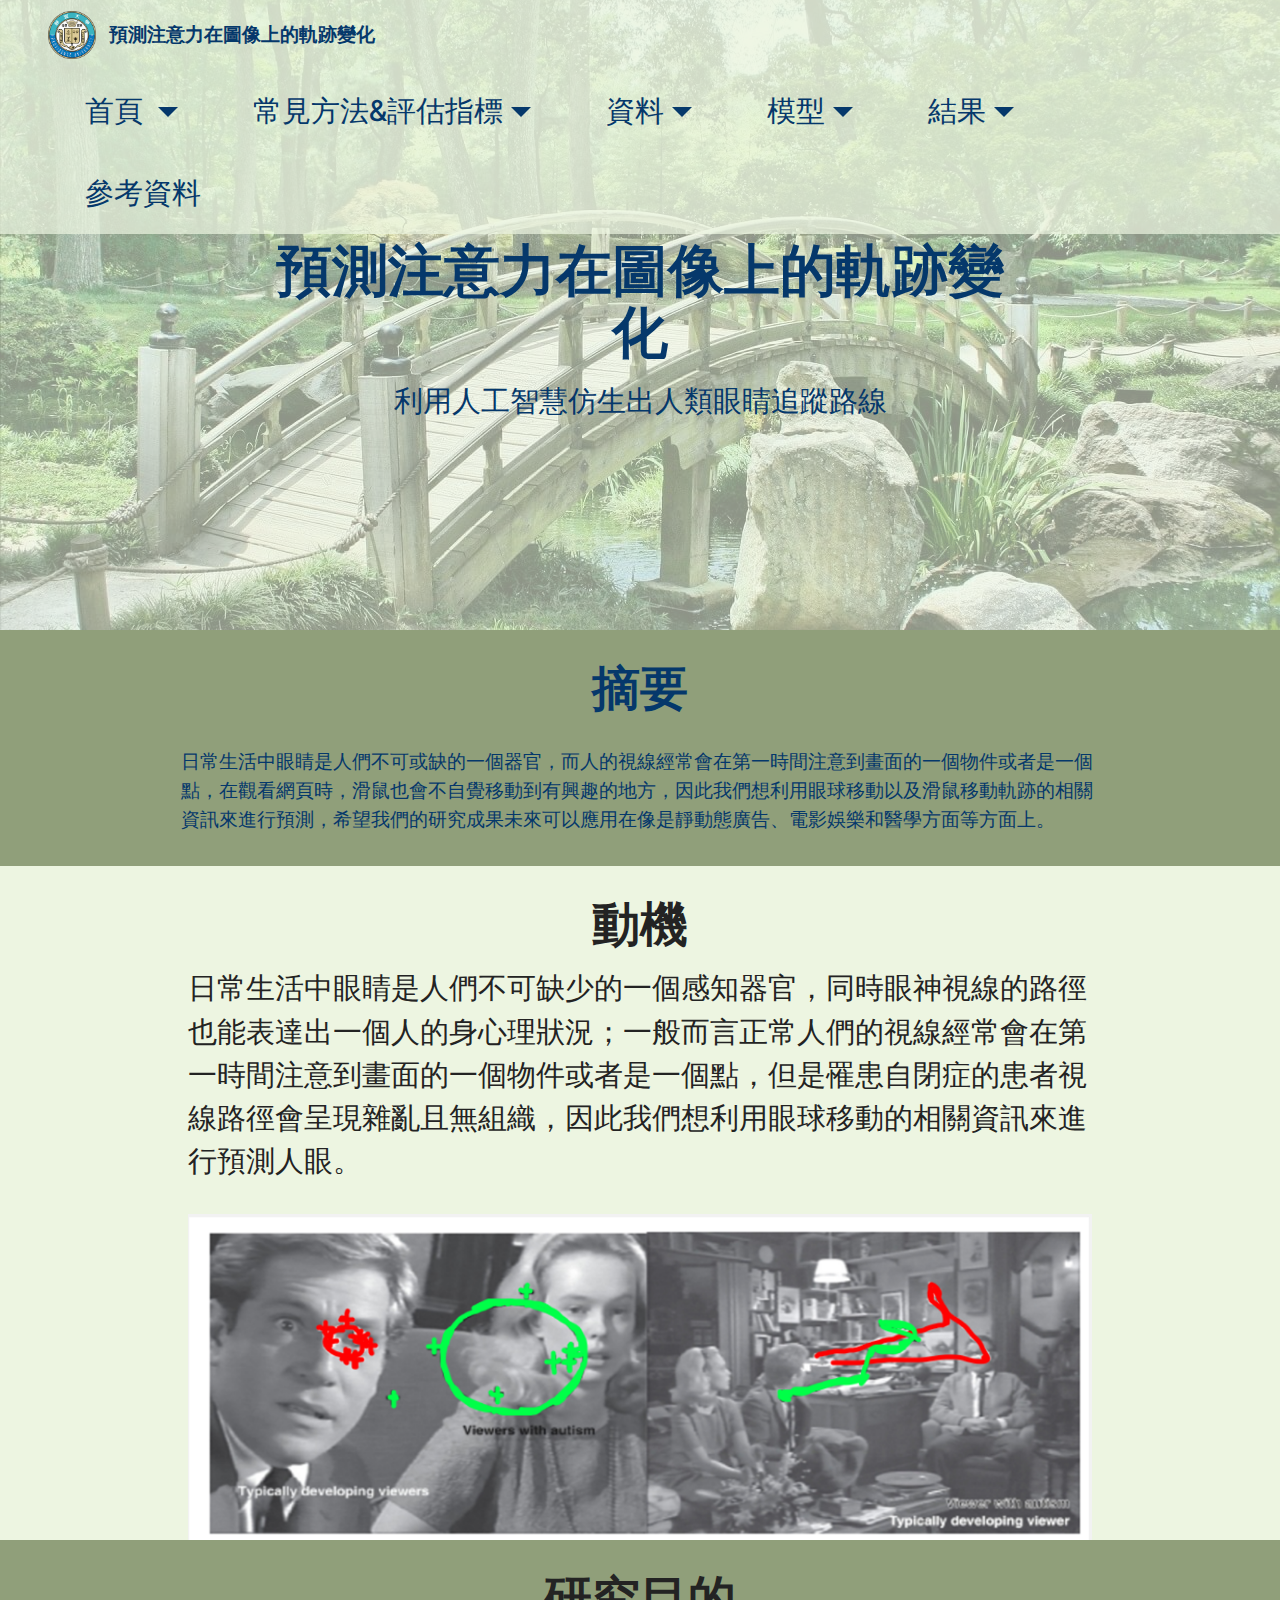
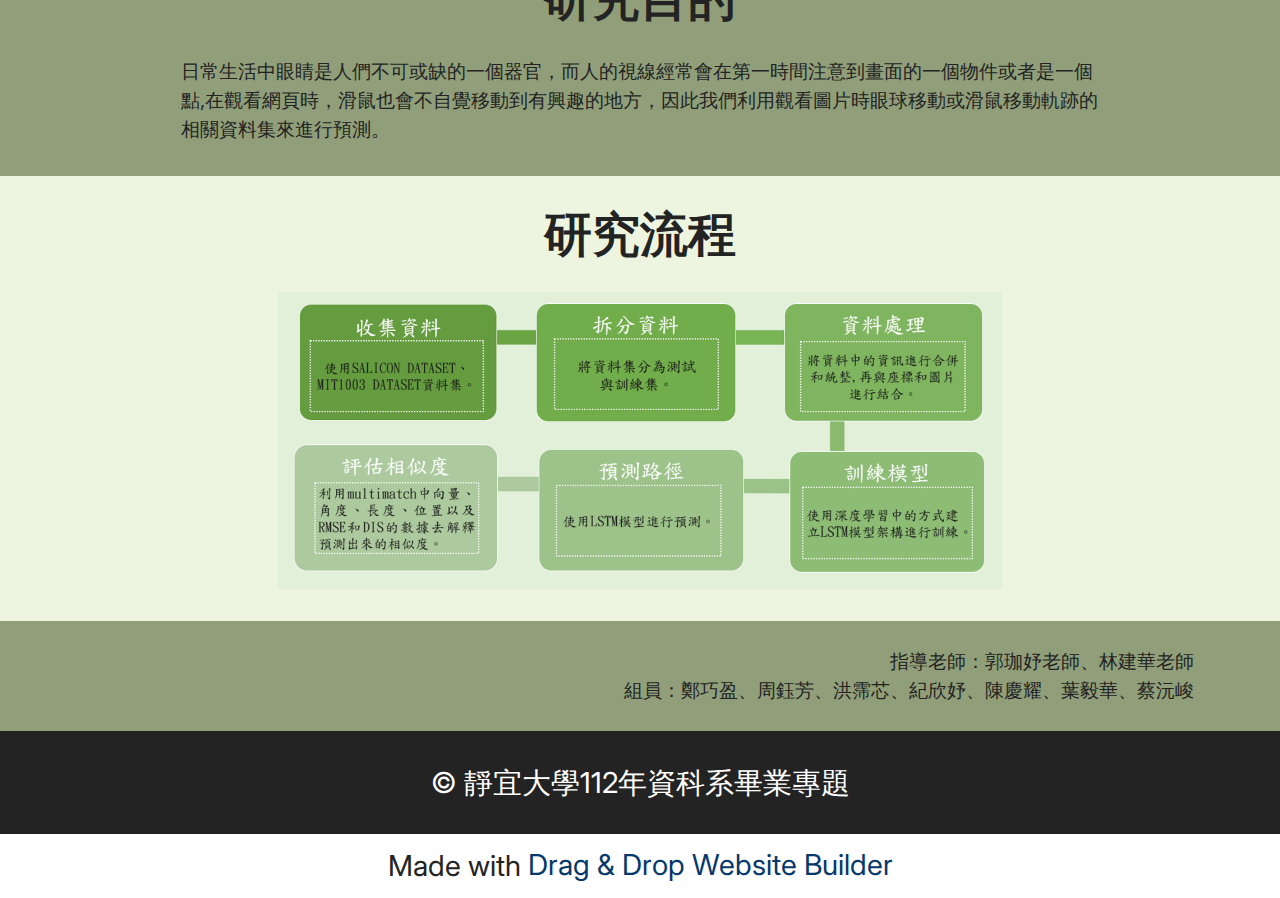
<file: index.html>
<!DOCTYPE html>
<html  >
<head>
  <!-- Site made with Mobirise Website Builder v5.8.4, https://mobirise.com -->
  <meta charset="UTF-8">
  <meta http-equiv="X-UA-Compatible" content="IE=edge">
  <meta name="generator" content="Mobirise v5.8.4, mobirise.com">
  <meta name="viewport" content="width=device-width, initial-scale=1, minimum-scale=1">
  <link rel="shortcut icon" href="assets/images/0.png" type="image/x-icon">
  <meta name="description" content="">
  
  
  <title>Home</title>
  <link rel="stylesheet" href="assets/bootstrap/css/bootstrap.min.css">
  <link rel="stylesheet" href="assets/bootstrap/css/bootstrap-grid.min.css">
  <link rel="stylesheet" href="assets/bootstrap/css/bootstrap-reboot.min.css">
  <link rel="stylesheet" href="assets/dropdown/css/style.css">
  <link rel="stylesheet" href="assets/socicon/css/styles.css">
  <link rel="stylesheet" href="assets/theme/css/style.css">
  <link rel="preload" href="https://fonts.googleapis.com/css?family=Inter:100,200,300,400,500,600,700,800,900&display=swap" as="style" onload="this.onload=null;this.rel='stylesheet'">
  <noscript><link rel="stylesheet" href="https://fonts.googleapis.com/css?family=Inter:100,200,300,400,500,600,700,800,900&display=swap"></noscript>
  <link rel="preload" as="style" href="assets/mobirise/css/mbr-additional.css"><link rel="stylesheet" href="assets/mobirise/css/mbr-additional.css" type="text/css">

  
  
  
</head>
<body>
  
  <section data-bs-version="5.1" class="menu menu3 cid-sFAA5oUu2Y" once="menu" id="menu3-1">
    
    <nav class="navbar navbar-dropdown navbar-expand-lg">
        <div class="container-fluid">
            <div class="navbar-brand">
                <span class="navbar-logo">
                    <a href="https://mobiri.se">
                        <img src="assets/images/0.png" alt="Mobirise Website Builder" style="height: 3rem;">
                    </a>
                </span>
                <span class="navbar-caption-wrap"><a class="navbar-caption text-primary display-5" href="https://mobiri.se">預測注意力在圖像上的軌跡變化</a></span>
            </div>
            <button class="navbar-toggler" type="button" data-toggle="collapse" data-bs-toggle="collapse" data-target="#navbarSupportedContent" data-bs-target="#navbarSupportedContent" aria-controls="navbarNavAltMarkup" aria-expanded="false" aria-label="Toggle navigation">
                <div class="hamburger">
                    <span></span>
                    <span></span>
                    <span></span>
                    <span></span>
                </div>
            </button>
            <div class="collapse navbar-collapse" id="navbarSupportedContent">
                <ul class="navbar-nav nav-dropdown nav-right" data-app-modern-menu="true"><li class="nav-item dropdown"><a class="nav-link link text-primary dropdown-toggle display-7" href="#top" data-toggle="dropdown-submenu" data-bs-toggle="dropdown" data-bs-auto-close="outside" aria-expanded="false">首頁&nbsp;</a><div class="dropdown-menu" aria-labelledby="dropdown-593"><a class="text-primary dropdown-item display-7" href="index.html#content4-5">摘要</a><a class="text-primary show dropdown-item display-7" href="index.html#header10-0">動機</a><a class="text-primary show dropdown-item display-7" href="index.html#content4-4">研究目的</a><a class="text-primary show dropdown-item display-7" href="index.html#header10-5">研究流程</a></div></li>
                    
                    <li class="nav-item dropdown"><a class="nav-link link text-primary dropdown-toggle display-7" href="index.html#content4-5" data-toggle="dropdown-submenu" data-bs-toggle="dropdown" data-bs-auto-close="outside" aria-expanded="false">常見方法&amp;評估指標</a><div class="dropdown-menu" aria-labelledby="dropdown-228"><div class="dropdown"><a class="text-primary dropdown-item dropdown-toggle display-7" href="index.html#content4-5" data-toggle="dropdown-submenu" data-bs-toggle="dropdown" data-bs-auto-close="outside" aria-expanded="false">目前常見方法</a><div class="dropdown-menu dropdown-submenu" aria-labelledby="dropdown-612"><a class="text-primary show dropdown-item display-7" href="method.html#features12-e">RNN</a><a class="text-primary show dropdown-item display-7" href="method.html#features12-f">LSTM</a><a class="text-primary dropdown-item show display-7" href="method.html#features12-g">IOR-ROI-LSTM</a></div></div><div class="dropdown"><a class="text-primary dropdown-item dropdown-toggle display-7" href="index.html#content4-5" data-toggle="dropdown-submenu" data-bs-toggle="dropdown" data-bs-auto-close="outside" aria-expanded="false">評估指標</a><div class="dropdown-menu dropdown-submenu" aria-labelledby="dropdown-810"><a class="text-primary dropdown-item show display-7" href="method.html#features18-13" aria-expanded="false">Multi Match</a></div></div></div></li><li class="nav-item dropdown"><a class="nav-link link text-primary dropdown-toggle show display-7" href="index.html#content4-6" data-toggle="dropdown-submenu" data-bs-toggle="dropdown" data-bs-auto-close="outside" aria-expanded="false">資料</a><div class="dropdown-menu show" aria-labelledby="dropdown-317" data-bs-popper="none"><div class="dropdown"><a class="text-primary dropdown-item dropdown-toggle show display-7" href="index.html#content4-6" data-toggle="dropdown-submenu" data-bs-toggle="dropdown" data-bs-auto-close="outside" aria-expanded="false">介紹</a><div class="dropdown-menu dropdown-submenu show" aria-labelledby="dropdown-270" data-bs-popper="none"><a class="text-primary dropdown-item display-7" href="data.html#content4-26">MIT1003</a><a class="text-primary dropdown-item show display-7" href="data.html#content14-27">SALICON</a></div></div><a class="text-primary show dropdown-item display-7" href="data.html#header10-2a">資料處理流程</a></div>
                    </li><li class="nav-item dropdown"><a class="nav-link link text-primary dropdown-toggle display-7" href="index.html#features16-9" data-toggle="dropdown-submenu" data-bs-toggle="dropdown" data-bs-auto-close="outside" aria-expanded="false">模型</a><div class="dropdown-menu" aria-labelledby="dropdown-322"><a class="text-primary dropdown-item display-7" href="model.html#header10-1d">架構</a><a class="text-primary show dropdown-item display-7" href="model.html#header10-1f">全圖模型</a><a class="text-primary show dropdown-item display-7" href="model.html#header10-2b">單圖模型</a></div></li><li class="nav-item dropdown"><a class="nav-link link text-primary dropdown-toggle display-7" href="index.html#features16-9" data-toggle="dropdown-submenu" data-bs-toggle="dropdown" data-bs-auto-close="outside" aria-expanded="false">結果</a><div class="dropdown-menu" aria-labelledby="dropdown-544"><a class="text-primary dropdown-item display-7" href="result.html#content4-1m">全圖模型</a><a class="text-primary show dropdown-item display-7" href="result.html#content4-1o">單圖模型</a><a class="text-primary show dropdown-item display-7" href="result.html#content4-2h">結論</a></div></li><li class="nav-item"><a class="nav-link link text-primary display-7" href="references.html">參考資料</a></li></ul>
                
                
            </div>
        </div>
    </nav>
</section>

<section data-bs-version="5.1" class="header1 cid-sFCAOqBTxa" id="header1-i">

    

    <div class="mbr-overlay" style="opacity: 0.6; background-color: rgb(237, 245, 225);"></div>

    <div class="container">
        <div class="row justify-content-center">
            <div class="col-12 col-lg-8">
                <h1 class="mbr-section-title mbr-fonts-style mb-3 display-1"><strong>預測注意力在圖像上的軌跡變化</strong></h1>
                
                <p class="mbr-text mbr-fonts-style display-7">利用人工智慧仿生出人類眼睛追蹤路線<br></p>
                
            </div>
        </div>
    </div>
</section>

<section data-bs-version="5.1" class="content4 cid-sFADQxFnEn" id="content4-5">
    
    
    <div class="container">
        <div class="row justify-content-center">
            <div class="title col-md-12 col-lg-10">
                <h3 class="mbr-section-title mbr-fonts-style align-center mb-4 display-2"><strong>摘要</strong></h3>
                <h4 class="mbr-section-subtitle align-center mbr-fonts-style mb-4 display-5">日常生活中眼睛是人們不可或缺的一個器官，而人的視線經常會在第一時間注意到畫面的一個物件或者是一個點，在觀看網頁時，滑鼠也會不自覺移動到有興趣的地方，因此我們想利用眼球移動以及滑鼠移動軌跡的相關資訊來進行預測，希望我們的研究成果未來可以應用在像是靜動態廣告、電影娛樂和醫學方面等方面上。</h4>
                
            </div>
        </div>
    </div>
</section>

<section data-bs-version="5.1" class="header10 cid-tBcfOBBCva" id="header10-0">

    

    
    

    <div class="align-center container-fluid">
        <div class="row justify-content-center">
            <div class="col-md-12 col-lg-9">
                <h1 class="mbr-section-title mbr-fonts-style mb-3 display-2"><strong>動機</strong></h1>
                <p class="mbr-text mbr-fonts-style display-7">
                    日常生活中眼睛是人們不可缺少的一個感知器官，同時眼神視線的路徑也能表達出一個人的身心理狀況；一般而言正常人們的視線經常會在第一時間注意到畫面的一個物件或者是一個點，但是罹患自閉症的患者視線路徑會呈現雜亂且無組織，因此我們想利用眼球移動的相關資訊來進行預測人眼。</p>
                
                <div class="image-wrap mt-4">
                    <img src="assets/images/img1.png" alt="Mobirise Website Builder" title="">
                </div>
            </div>
        </div>
    </div>
</section>

<section data-bs-version="5.1" class="content4 cid-tBch7CoUY3" id="content4-4">
    

    
    
    <div class="container">
        <div class="row justify-content-center">
            <div class="title col-md-12 col-lg-10">
                <h3 class="mbr-section-title mbr-fonts-style align-center mb-4 display-2">
                    <strong>研究目的</strong>
                </h3>
                <h4 class="mbr-section-subtitle align-center mbr-fonts-style mb-4 display-5">
                    日常生活中眼睛是人們不可或缺的一個器官，而人的視線經常會在第一時間注意到畫面的一個物件或者是一個點,在觀看網頁時，滑鼠也會不自覺移動到有興趣的地方，因此我們利用觀看圖片時眼球移動或滑鼠移動軌跡的相關資料集來進行預測。
                </h4>
                
            </div>
        </div>
    </div>
</section>

<section data-bs-version="5.1" class="header10 cid-tBch9BK4xP" id="header10-5">

    

    
    

    <div class="align-center container-fluid">
        <div class="row justify-content-center">
            <div class="col-md-12 col-lg-9">
                <h1 class="mbr-section-title mbr-fonts-style mb-3 display-2"><strong>研究流程</strong></h1>
                
                
                <div class="image-wrap mt-4">
                    <img src="assets/images/img2.png" alt="Mobirise Website Builder" title="">
                </div>
            </div>
        </div>
    </div>
</section>

<section data-bs-version="5.1" class="content6 cid-tBd8Z9F6ki" id="content6-2k">
    
    <div class="container">
        <div class="row justify-content-center">
            <div class="col-md-12 col-lg-12">
                <hr class="line">
                <p class="mbr-text align-center mbr-fonts-style my-4 display-5">指導老師：郭珈妤老師、林建華老師<br> 組員：鄭巧盈、周鈺芳、洪霈芯、紀欣妤、陳慶耀、葉毅華、蔡沅峻</p>
                <hr class="line">
            </div>
        </div>
    </div>
</section>

<section data-bs-version="5.1" class="footer7 cid-tBd9P2h2dF" once="footers" id="footer7-2o">

    

    

    <div class="container">
        <div class="media-container-row align-center mbr-white">
            <div class="col-12">
                <p class="mbr-text mb-0 mbr-fonts-style display-7">
                    ©&nbsp;靜宜大學112年資科系畢業專題</p>
            </div>
        </div>
    </div>
</section><section class="display-7" style="padding: 0;align-items: center;justify-content: center;flex-wrap: wrap;    align-content: center;display: flex;position: relative;height: 4rem;"><a href="https://mobiri.se/" style="flex: 1 1;height: 4rem;position: absolute;width: 100%;z-index: 1;"><img alt="" style="height: 4rem;" src="[data-uri]"></a><p style="margin: 0;text-align: center;" class="display-7">Made with &#8204;</p><a style="z-index:1" href="https://mobirise.com/drag-drop-website-builder.html">Drag & Drop Website Builder</a></section><script src="assets/bootstrap/js/bootstrap.bundle.min.js"></script>  <script src="assets/smoothscroll/smooth-scroll.js"></script>  <script src="assets/ytplayer/index.js"></script>  <script src="assets/dropdown/js/navbar-dropdown.js"></script>  <script src="assets/theme/js/script.js"></script>  
  
  
</body>
</html>
</file>
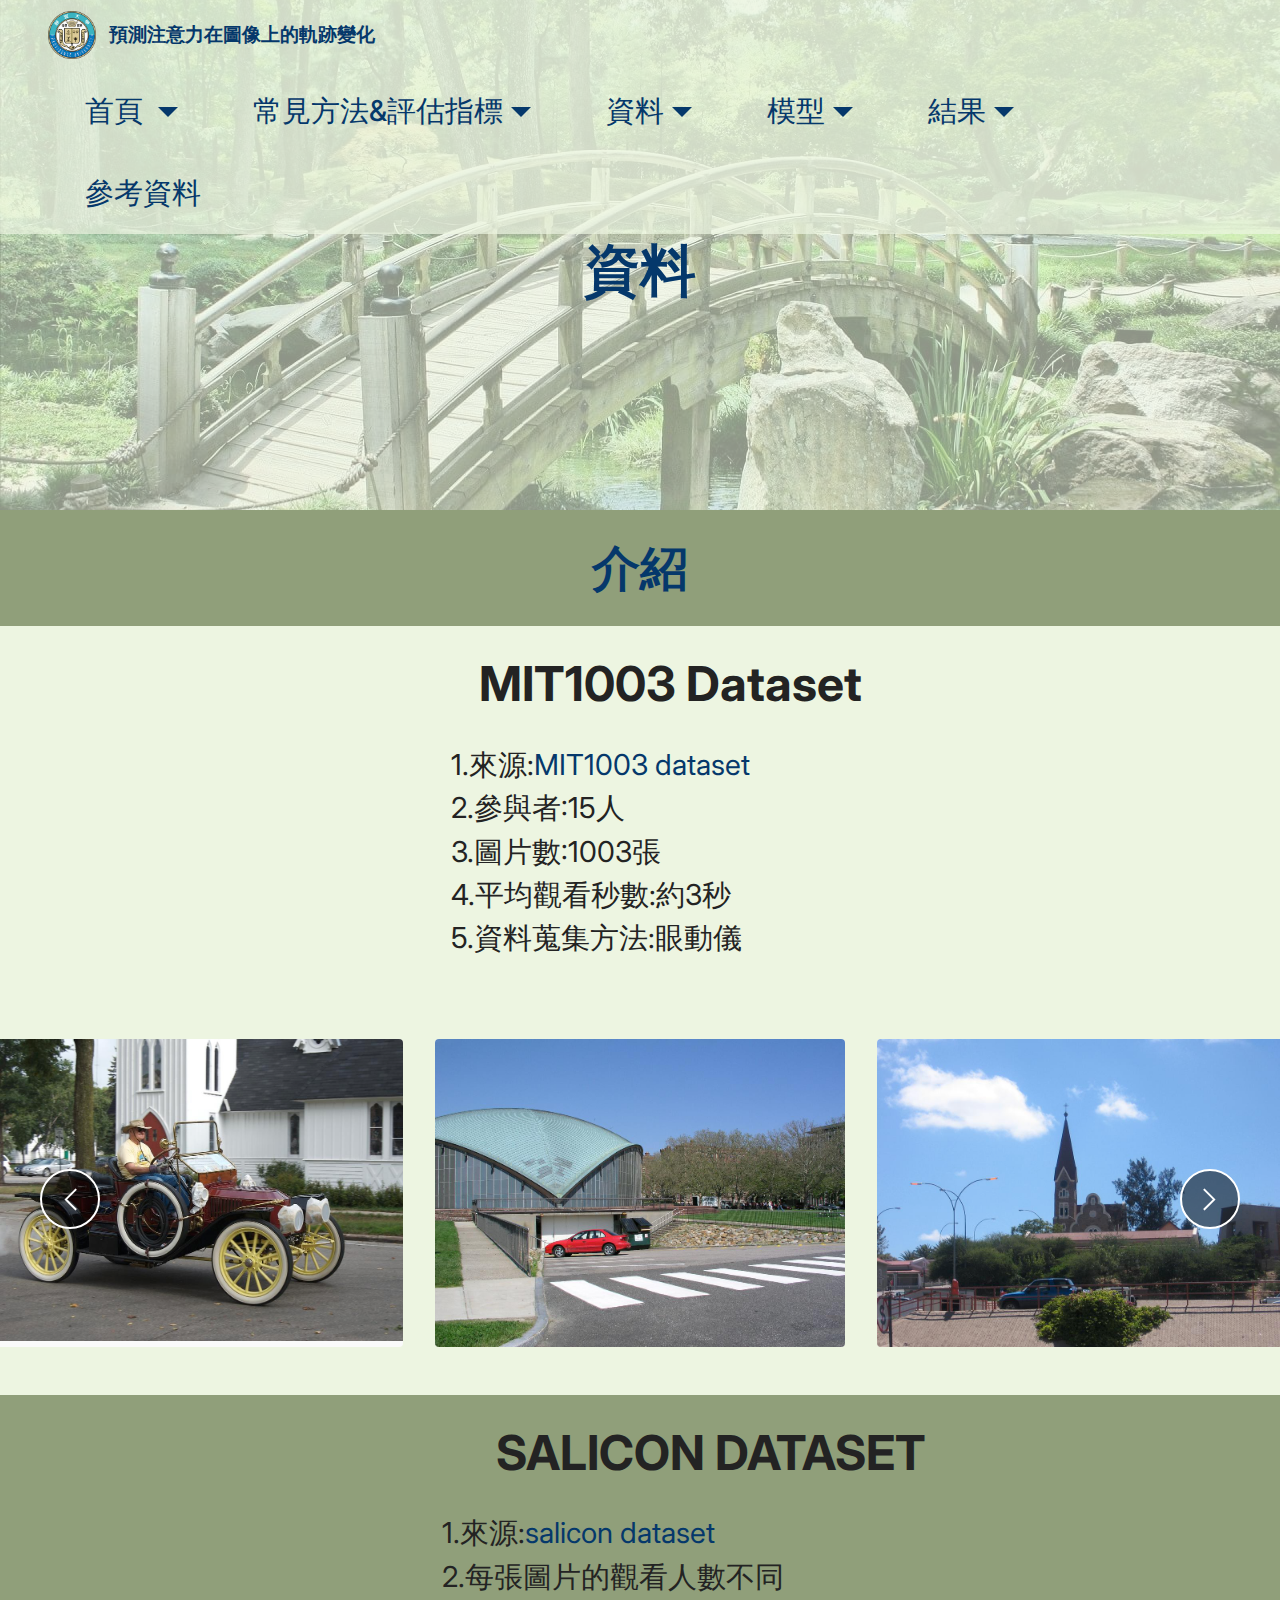
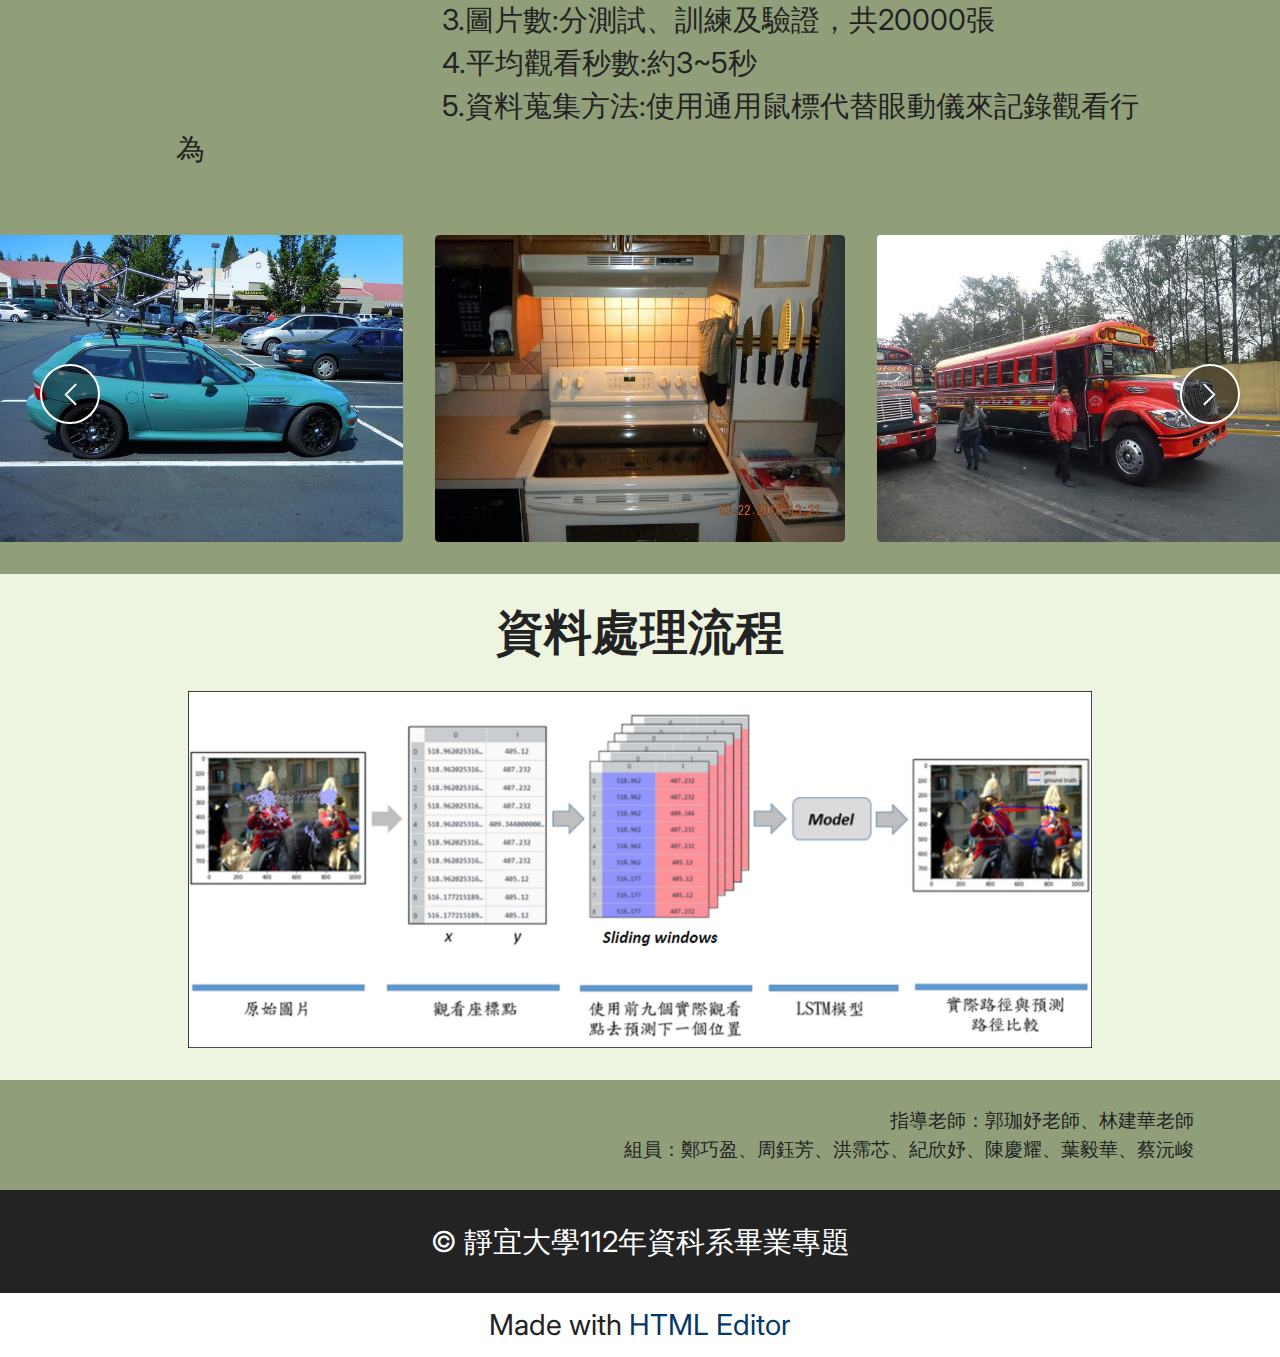
<file: data.html>
<!DOCTYPE html>
<html  >
<head>
  <!-- Site made with Mobirise Website Builder v5.8.4, https://mobirise.com -->
  <meta charset="UTF-8">
  <meta http-equiv="X-UA-Compatible" content="IE=edge">
  <meta name="generator" content="Mobirise v5.8.4, mobirise.com">
  <meta name="viewport" content="width=device-width, initial-scale=1, minimum-scale=1">
  <link rel="shortcut icon" href="assets/images/0.png" type="image/x-icon">
  <meta name="description" content="">
  
  
  <title>data</title>
  <link rel="stylesheet" href="assets/web/assets/mobirise-icons2/mobirise2.css">
  <link rel="stylesheet" href="assets/bootstrap/css/bootstrap.min.css">
  <link rel="stylesheet" href="assets/bootstrap/css/bootstrap-grid.min.css">
  <link rel="stylesheet" href="assets/bootstrap/css/bootstrap-reboot.min.css">
  <link rel="stylesheet" href="assets/dropdown/css/style.css">
  <link rel="stylesheet" href="assets/socicon/css/styles.css">
  <link rel="stylesheet" href="assets/theme/css/style.css">
  <link rel="preload" href="https://fonts.googleapis.com/css?family=Inter:100,200,300,400,500,600,700,800,900&display=swap" as="style" onload="this.onload=null;this.rel='stylesheet'">
  <noscript><link rel="stylesheet" href="https://fonts.googleapis.com/css?family=Inter:100,200,300,400,500,600,700,800,900&display=swap"></noscript>
  <link rel="preload" as="style" href="assets/mobirise/css/mbr-additional.css"><link rel="stylesheet" href="assets/mobirise/css/mbr-additional.css" type="text/css">

  
  
  
</head>
<body>
  
  <section data-bs-version="5.1" class="menu menu3 cid-tBcimoCx2k" once="menu" id="menu3-i">
    
    <nav class="navbar navbar-dropdown navbar-expand-lg">
        <div class="container-fluid">
            <div class="navbar-brand">
                <span class="navbar-logo">
                    <a href="https://mobiri.se">
                        <img src="assets/images/0.png" alt="Mobirise Website Builder" style="height: 3rem;">
                    </a>
                </span>
                <span class="navbar-caption-wrap"><a class="navbar-caption text-primary display-5" href="https://mobiri.se">預測注意力在圖像上的軌跡變化</a></span>
            </div>
            <button class="navbar-toggler" type="button" data-toggle="collapse" data-bs-toggle="collapse" data-target="#navbarSupportedContent" data-bs-target="#navbarSupportedContent" aria-controls="navbarNavAltMarkup" aria-expanded="false" aria-label="Toggle navigation">
                <div class="hamburger">
                    <span></span>
                    <span></span>
                    <span></span>
                    <span></span>
                </div>
            </button>
            <div class="collapse navbar-collapse" id="navbarSupportedContent">
                <ul class="navbar-nav nav-dropdown nav-right" data-app-modern-menu="true"><li class="nav-item dropdown"><a class="nav-link link text-primary dropdown-toggle display-7" href="#top" data-toggle="dropdown-submenu" data-bs-toggle="dropdown" data-bs-auto-close="outside" aria-expanded="false">首頁&nbsp;</a><div class="dropdown-menu" aria-labelledby="dropdown-593"><a class="text-primary dropdown-item display-7" href="index.html#content4-5">摘要</a><a class="text-primary show dropdown-item display-7" href="index.html#header10-0">動機</a><a class="text-primary show dropdown-item display-7" href="index.html#content4-4">研究目的</a><a class="text-primary show dropdown-item display-7" href="index.html#header10-5">研究流程</a></div></li>
                    
                    <li class="nav-item dropdown"><a class="nav-link link text-primary dropdown-toggle display-7" href="index.html#content4-5" data-toggle="dropdown-submenu" data-bs-toggle="dropdown" data-bs-auto-close="outside" aria-expanded="false">常見方法&amp;評估指標</a><div class="dropdown-menu" aria-labelledby="dropdown-228"><div class="dropdown"><a class="text-primary dropdown-item dropdown-toggle display-7" href="index.html#content4-5" data-toggle="dropdown-submenu" data-bs-toggle="dropdown" data-bs-auto-close="outside" aria-expanded="false">目前常見方法</a><div class="dropdown-menu dropdown-submenu" aria-labelledby="dropdown-612"><a class="text-primary show dropdown-item display-7" href="method.html#features12-e">RNN</a><a class="text-primary show dropdown-item display-7" href="method.html#features12-f">LSTM</a><a class="text-primary dropdown-item show display-7" href="method.html#features12-g">IOR-ROI-LSTM</a></div></div><div class="dropdown"><a class="text-primary dropdown-item dropdown-toggle display-7" href="index.html#content4-5" data-toggle="dropdown-submenu" data-bs-toggle="dropdown" data-bs-auto-close="outside" aria-expanded="false">評估指標</a><div class="dropdown-menu dropdown-submenu" aria-labelledby="dropdown-810"><a class="text-primary dropdown-item show display-7" href="method.html#features18-13" aria-expanded="false">Multi Match</a></div></div></div></li><li class="nav-item dropdown"><a class="nav-link link text-primary dropdown-toggle show display-7" href="index.html#content4-6" data-toggle="dropdown-submenu" data-bs-toggle="dropdown" data-bs-auto-close="outside" aria-expanded="false">資料</a><div class="dropdown-menu show" aria-labelledby="dropdown-317" data-bs-popper="none"><div class="dropdown"><a class="text-primary dropdown-item dropdown-toggle show display-7" href="index.html#content4-6" data-toggle="dropdown-submenu" data-bs-toggle="dropdown" data-bs-auto-close="outside" aria-expanded="false">介紹</a><div class="dropdown-menu dropdown-submenu show" aria-labelledby="dropdown-270" data-bs-popper="none"><a class="text-primary dropdown-item display-7" href="data.html#content4-26">MIT1003</a><a class="text-primary dropdown-item show display-7" href="data.html#content14-27">SALICON</a></div></div><a class="text-primary show dropdown-item display-7" href="data.html#header10-2a">資料處理流程</a></div>
                    </li><li class="nav-item dropdown"><a class="nav-link link text-primary dropdown-toggle display-7" href="index.html#features16-9" data-toggle="dropdown-submenu" data-bs-toggle="dropdown" data-bs-auto-close="outside" aria-expanded="false">模型</a><div class="dropdown-menu" aria-labelledby="dropdown-322"><a class="text-primary dropdown-item display-7" href="model.html#header10-1d">架構</a><a class="text-primary show dropdown-item display-7" href="model.html#header10-1f">全圖模型</a><a class="text-primary show dropdown-item display-7" href="model.html#header10-2b">單圖模型</a></div></li><li class="nav-item dropdown"><a class="nav-link link text-primary dropdown-toggle display-7" href="index.html#features16-9" data-toggle="dropdown-submenu" data-bs-toggle="dropdown" data-bs-auto-close="outside" aria-expanded="false">結果</a><div class="dropdown-menu" aria-labelledby="dropdown-544"><a class="text-primary dropdown-item display-7" href="result.html#content4-1m">全圖模型</a><a class="text-primary show dropdown-item display-7" href="result.html#content4-1o">單圖模型</a><a class="text-primary show dropdown-item display-7" href="result.html#content4-2h">結論</a></div></li><li class="nav-item"><a class="nav-link link text-primary display-7" href="references.html">參考資料</a></li></ul>
                
                
            </div>
        </div>
    </nav>
</section>

<section data-bs-version="5.1" class="header1 cid-tBcimq5NWF" id="header1-j">

    

    <div class="mbr-overlay" style="opacity: 0.6; background-color: rgb(237, 245, 225);"></div>

    <div class="container">
        <div class="row justify-content-center">
            <div class="col-12 col-lg-8">
                <h1 class="mbr-section-title mbr-fonts-style mb-3 display-1"><strong>資料</strong></h1>
                
                
                
            </div>
        </div>
    </div>
</section>

<section data-bs-version="5.1" class="content4 cid-tBcimrm1ok" id="content4-k">
    
    
    <div class="container">
        <div class="row justify-content-center">
            <div class="title col-md-12 col-lg-10">
                <h3 class="mbr-section-title mbr-fonts-style align-center mb-4 display-2"><strong>介紹</strong></h3>
                
                
            </div>
        </div>
    </div>
</section>

<section data-bs-version="5.1" class="content4 cid-tBcFQxYaMq" id="content4-26">
    

    
    
    <div class="container">
        <div class="row justify-content-center">
            <div class="title col-md-12 col-lg-8">
                <h3 class="mbr-section-title mbr-fonts-style align-center mb-4 display-2"><strong>&nbsp; &nbsp; &nbsp; MIT1003 Dataset</strong></h3>
                <h4 class="mbr-section-subtitle align-center mbr-fonts-style mb-4 display-7">&nbsp; &nbsp; &nbsp; &nbsp; &nbsp; &nbsp; &nbsp; &nbsp; &nbsp; &nbsp; &nbsp; &nbsp; &nbsp;1.來源:<a href="http://people.csail.mit.edu/tjudd/WherePeopleLook/index.html" class="text-primary" target="_blank">MIT1003 dataset</a>
<div>&nbsp; &nbsp; &nbsp; &nbsp; &nbsp; &nbsp; &nbsp; &nbsp; &nbsp; &nbsp; &nbsp; &nbsp; &nbsp;2.參與者:15人&nbsp; &nbsp; &nbsp; &nbsp; &nbsp; &nbsp; &nbsp; &nbsp; &nbsp;</div><div>&nbsp; &nbsp; &nbsp; &nbsp; &nbsp; &nbsp; &nbsp; &nbsp; &nbsp; &nbsp; &nbsp; &nbsp; &nbsp;3.圖片數:1003張&nbsp; &nbsp; &nbsp; &nbsp; &nbsp; &nbsp; &nbsp;</div><div>&nbsp; &nbsp; &nbsp; &nbsp; &nbsp; &nbsp; &nbsp; &nbsp; &nbsp; &nbsp; &nbsp; &nbsp; &nbsp;4.平均觀看秒數:約3秒&nbsp; &nbsp; &nbsp;</div><div>&nbsp; &nbsp; &nbsp; &nbsp; &nbsp; &nbsp; &nbsp; &nbsp; &nbsp; &nbsp; &nbsp; &nbsp; &nbsp;5.資料蒐集方法:眼動儀&nbsp; &nbsp;</div></h4>
                
            </div>
        </div>
    </div>
</section>

<section data-bs-version="5.1" class="slider4 mbr-embla cid-tBcDDrBzft" id="slider4-21">
    
    
    <div class="position-relative text-center">
        
        <div class="embla mt-4" data-skip-snaps="true" data-align="center" data-contain-scroll="trimSnaps" data-loop="true" data-auto-play="true" data-auto-play-interval="3" data-draggable="true">
            <div class="embla__viewport container-fluid">
                <div class="embla__container">
                    
                    
                    
                    <div class="embla__slide slider-image item active" style="margin-left: 1rem; margin-right: 1rem;">
                        <div class="slide-content">
                            <div class="item-wrapper">
                                <div class="item-img">
                                    <img src="assets/images/i05june05-static-street-boston-p1010816.jpeg" alt="Mobirise Website Builder" data-slide-to="0" data-bs-slide-to="0">
                                </div>
                            </div>
                            
                            
                        </div>
                    </div><div class="embla__slide slider-image item active" style="margin-left: 1rem; margin-right: 1rem;">
                        <div class="slide-content">
                            <div class="item-wrapper">
                                <div class="item-img">
                                    <img src="assets/images/i132306528.jpeg" alt="Mobirise Website Builder" data-slide-to="1" data-bs-slide-to="1">
                                </div>
                            </div>
                            
                            
                        </div>
                    </div><div class="embla__slide slider-image item active" style="margin-left: 1rem; margin-right: 1rem;">
                        <div class="slide-content">
                            <div class="item-wrapper">
                                <div class="item-img">
                                    <img src="assets/images/i113911116.jpeg" alt="Mobirise Website Builder" data-slide-to="2" data-bs-slide-to="2">
                                </div>
                            </div>
                            
                            
                        </div>
                    </div><div class="embla__slide slider-image item active" style="margin-left: 1rem; margin-right: 1rem;">
                        <div class="slide-content">
                            <div class="item-wrapper">
                                <div class="item-img">
                                    <img src="assets/images/i124682633.jpeg" alt="Mobirise Website Builder" data-slide-to="3" data-bs-slide-to="3">
                                </div>
                            </div>
                            
                            
                        </div>
                    </div><div class="embla__slide slider-image item active" style="margin-left: 1rem; margin-right: 1rem;">
                        <div class="slide-content">
                            <div class="item-wrapper">
                                <div class="item-img">
                                    <img src="assets/images/i110545600.jpeg" alt="Mobirise Website Builder" data-slide-to="4" data-bs-slide-to="4">
                                </div>
                            </div>
                            
                            
                        </div>
                    </div><div class="embla__slide slider-image item active" style="margin-left: 1rem; margin-right: 1rem;">
                        <div class="slide-content">
                            <div class="item-wrapper">
                                <div class="item-img">
                                    <img src="assets/images/i132306037.jpeg" alt="Mobirise Website Builder" data-slide-to="5" data-bs-slide-to="5">
                                </div>
                            </div>
                            
                            
                        </div>
                    </div><div class="embla__slide slider-image item active" style="margin-left: 1rem; margin-right: 1rem;">
                        <div class="slide-content">
                            <div class="item-wrapper">
                                <div class="item-img">
                                    <img src="assets/images/i129796908.jpeg" alt="Mobirise Website Builder" data-slide-to="6" data-bs-slide-to="6">
                                </div>
                            </div>
                            
                            
                        </div>
                    </div><div class="embla__slide slider-image item active" style="margin-left: 1rem; margin-right: 1rem;">
                        <div class="slide-content">
                            <div class="item-wrapper">
                                <div class="item-img">
                                    <img src="assets/images/i113913836.jpeg" alt="Mobirise Website Builder" data-slide-to="7" data-bs-slide-to="7">
                                </div>
                            </div>
                            
                            
                        </div>
                    </div><div class="embla__slide slider-image item active" style="margin-left: 1rem; margin-right: 1rem;">
                        <div class="slide-content">
                            <div class="item-wrapper">
                                <div class="item-img">
                                    <img src="assets/images/i1414673039.jpeg" alt="Mobirise Website Builder" data-slide-to="8" data-bs-slide-to="8">
                                </div>
                            </div>
                            
                            
                        </div>
                    </div><div class="embla__slide slider-image item active" style="margin-left: 1rem; margin-right: 1rem;">
                        <div class="slide-content">
                            <div class="item-wrapper">
                                <div class="item-img">
                                    <img src="assets/images/i1089044309.jpeg" alt="Mobirise Website Builder" data-slide-to="9" data-bs-slide-to="9">
                                </div>
                            </div>
                            
                            
                        </div>
                    </div>
                </div>
            </div>
            <button class="embla__button embla__button--prev">
                <span class="mobi-mbri mobi-mbri-arrow-prev mbr-iconfont" aria-hidden="true"></span>
                <span class="sr-only visually-hidden visually-hidden">Previous</span>
            </button>
            <button class="embla__button embla__button--next">
                <span class="mobi-mbri mobi-mbri-arrow-next mbr-iconfont" aria-hidden="true"></span>
                <span class="sr-only visually-hidden visually-hidden">Next</span>
            </button>
        </div>
    </div>
</section>

<section data-bs-version="5.1" class="content14 cid-tBcJjIc6Y2" id="content14-27">
    

    
    
    
    <div class="container-fluid">
        <div class="row justify-content-center">
            <div class="col-md-12 col-lg-10">
                    <h3 class="mbr-section-title mbr-fonts-style mb-4 display-2"><strong>&nbsp; &nbsp; &nbsp; &nbsp; &nbsp; &nbsp; &nbsp; &nbsp; &nbsp; &nbsp; &nbsp; &nbsp; &nbsp; &nbsp; &nbsp; &nbsp; &nbsp; &nbsp; SALICON DATASET</strong></h3>
                <ul class="list mbr-fonts-style display-7">&nbsp; &nbsp; &nbsp; &nbsp; &nbsp; &nbsp; &nbsp; &nbsp; &nbsp; &nbsp; &nbsp; &nbsp; &nbsp; &nbsp; &nbsp; &nbsp; &nbsp; &nbsp; &nbsp; 1.來源:<a href="http://salicon.net/challenge-2017/" class="text-primary" target="_blank">salicon dataset</a>
<div>&nbsp; &nbsp; &nbsp; &nbsp; &nbsp; &nbsp; &nbsp; &nbsp; &nbsp; &nbsp; &nbsp; &nbsp; &nbsp; &nbsp; &nbsp; &nbsp; &nbsp; &nbsp; &nbsp; 2.每張圖片的觀看人數不同
</div><div>&nbsp; &nbsp; &nbsp; &nbsp; &nbsp; &nbsp; &nbsp; &nbsp; &nbsp; &nbsp; &nbsp; &nbsp; &nbsp; &nbsp; &nbsp; &nbsp; &nbsp; &nbsp; &nbsp; 3.圖片數:分測試、訓練及驗證，共20000張
</div><div>&nbsp; &nbsp; &nbsp; &nbsp; &nbsp; &nbsp; &nbsp; &nbsp; &nbsp; &nbsp; &nbsp; &nbsp; &nbsp; &nbsp; &nbsp; &nbsp; &nbsp; &nbsp; &nbsp; 4.平均觀看秒數:約3~5秒
</div><div>&nbsp; &nbsp; &nbsp; &nbsp; &nbsp; &nbsp; &nbsp; &nbsp; &nbsp; &nbsp; &nbsp; &nbsp; &nbsp; &nbsp; &nbsp; &nbsp; &nbsp; &nbsp; &nbsp; 5.資料蒐集方法:使用通用鼠標代替眼動儀來記錄觀看行為</div></ul>
            </div>
        </div>
    </div>
</section>

<section data-bs-version="5.1" class="slider4 mbr-embla cid-tBcLnJi6aM" id="slider4-28">
    
    
    <div class="position-relative text-center">
        
        <div class="embla mt-4" data-skip-snaps="true" data-align="center" data-contain-scroll="trimSnaps" data-loop="true" data-auto-play="true" data-auto-play-interval="3" data-draggable="true">
            <div class="embla__viewport container-fluid">
                <div class="embla__container">
                    <div class="embla__slide slider-image item" style="margin-left: 1rem; margin-right: 1rem;">
                        <div class="slide-content">
                            <div class="item-wrapper">
                                <div class="item-img">
                                    <img src="assets/images/coco-train2014-89.jpg" alt="Mobirise Website Builder" data-slide-to="0" data-bs-slide-to="0">
                                </div>
                            </div>
                            
                            
                        </div>
                    </div>
                    <div class="embla__slide slider-image item" style="margin-left: 1rem; margin-right: 1rem;">
                        <div class="slide-content">
                            <div class="item-wrapper">
                                <div class="item-img">
                                    <img src="assets/images/coco-train2014-532.jpg" alt="Mobirise Website Builder" data-slide-to="1" data-bs-slide-to="1">
                                </div>
                            </div>
                            
                            
                        </div>
                    </div><div class="embla__slide slider-image item" style="margin-left: 1rem; margin-right: 1rem;">
                        <div class="slide-content">
                            <div class="item-wrapper">
                                <div class="item-img">
                                    <img src="assets/images/coco-train2014-307.jpg" alt="Mobirise Website Builder" data-slide-to="2" data-bs-slide-to="2">
                                </div>
                            </div>
                            
                            
                        </div>
                    </div><div class="embla__slide slider-image item" style="margin-left: 1rem; margin-right: 1rem;">
                        <div class="slide-content">
                            <div class="item-wrapper">
                                <div class="item-img">
                                    <img src="assets/images/coco-train2014-605.jpg" alt="Mobirise Website Builder" data-slide-to="3" data-bs-slide-to="3">
                                </div>
                            </div>
                            
                            
                        </div>
                    </div><div class="embla__slide slider-image item" style="margin-left: 1rem; margin-right: 1rem;">
                        <div class="slide-content">
                            <div class="item-wrapper">
                                <div class="item-img">
                                    <img src="assets/images/coco-train2014-3671.jpg" alt="Mobirise Website Builder" data-slide-to="4" data-bs-slide-to="4">
                                </div>
                            </div>
                            
                            
                        </div>
                    </div><div class="embla__slide slider-image item" style="margin-left: 1rem; margin-right: 1rem;">
                        <div class="slide-content">
                            <div class="item-wrapper">
                                <div class="item-img">
                                    <img src="assets/images/coco-train2014-1926.jpg" alt="Mobirise Website Builder" data-slide-to="5" data-bs-slide-to="5">
                                </div>
                            </div>
                            
                            
                        </div>
                    </div><div class="embla__slide slider-image item" style="margin-left: 1rem; margin-right: 1rem;">
                        <div class="slide-content">
                            <div class="item-wrapper">
                                <div class="item-img">
                                    <img src="assets/images/coco-train2014-2281.jpg" alt="Mobirise Website Builder" data-slide-to="6" data-bs-slide-to="6">
                                </div>
                            </div>
                            
                            
                        </div>
                    </div><div class="embla__slide slider-image item" style="margin-left: 1rem; margin-right: 1rem;">
                        <div class="slide-content">
                            <div class="item-wrapper">
                                <div class="item-img">
                                    <img src="assets/images/coco-train2014-4662.jpg" alt="Mobirise Website Builder" data-slide-to="7" data-bs-slide-to="7">
                                </div>
                            </div>
                            
                            
                        </div>
                    </div><div class="embla__slide slider-image item" style="margin-left: 1rem; margin-right: 1rem;">
                        <div class="slide-content">
                            <div class="item-wrapper">
                                <div class="item-img">
                                    <img src="assets/images/coco-train2014-4488.jpg" alt="Mobirise Website Builder" data-slide-to="8" data-bs-slide-to="8">
                                </div>
                            </div>
                            
                            
                        </div>
                    </div><div class="embla__slide slider-image item" style="margin-left: 1rem; margin-right: 1rem;">
                        <div class="slide-content">
                            <div class="item-wrapper">
                                <div class="item-img">
                                    <img src="assets/images/coco-train2014-2860.jpg" alt="Mobirise Website Builder" data-slide-to="9" data-bs-slide-to="9">
                                </div>
                            </div>
                            
                            
                        </div>
                    </div>
                    
                    
                </div>
            </div>
            <button class="embla__button embla__button--prev">
                <span class="mobi-mbri mobi-mbri-arrow-prev mbr-iconfont" aria-hidden="true"></span>
                <span class="sr-only visually-hidden visually-hidden">Previous</span>
            </button>
            <button class="embla__button embla__button--next">
                <span class="mobi-mbri mobi-mbri-arrow-next mbr-iconfont" aria-hidden="true"></span>
                <span class="sr-only visually-hidden visually-hidden">Next</span>
            </button>
        </div>
    </div>
</section>

<section data-bs-version="5.1" class="header10 cid-tBcTnBSF8R" id="header10-2a">

    

    
    

    <div class="align-center container-fluid">
        <div class="row justify-content-center">
            <div class="col-md-12 col-lg-9">
                <h1 class="mbr-section-title mbr-fonts-style mb-3 display-2"><strong>資料處理流程</strong></h1>
                
                
                <div class="image-wrap mt-4">
                    <img src="assets/images/4.png" alt="Mobirise Website Builder" title="">
                </div>
            </div>
        </div>
    </div>
</section>

<section data-bs-version="5.1" class="content6 cid-tBddYiNtkz" id="content6-2p">
    
    <div class="container">
        <div class="row justify-content-center">
            <div class="col-md-12 col-lg-12">
                <hr class="line">
                <p class="mbr-text align-center mbr-fonts-style my-4 display-5">指導老師：郭珈妤老師、林建華老師<br> 組員：鄭巧盈、周鈺芳、洪霈芯、紀欣妤、陳慶耀、葉毅華、蔡沅峻</p>
                <hr class="line">
            </div>
        </div>
    </div>
</section>

<section data-bs-version="5.1" class="footer7 cid-tBd9P2h2dF" once="footers" id="footer7-2o">

    

    

    <div class="container">
        <div class="media-container-row align-center mbr-white">
            <div class="col-12">
                <p class="mbr-text mb-0 mbr-fonts-style display-7">
                    ©&nbsp;靜宜大學112年資科系畢業專題</p>
            </div>
        </div>
    </div>
</section><section class="display-7" style="padding: 0;align-items: center;justify-content: center;flex-wrap: wrap;    align-content: center;display: flex;position: relative;height: 4rem;"><a href="https://mobiri.se/" style="flex: 1 1;height: 4rem;position: absolute;width: 100%;z-index: 1;"><img alt="" style="height: 4rem;" src="[data-uri]"></a><p style="margin: 0;text-align: center;" class="display-7">Made with &#8204;</p><a style="z-index:1" href="https://mobirise.com/html-editor.html">HTML Editor</a></section><script src="assets/bootstrap/js/bootstrap.bundle.min.js"></script>  <script src="assets/smoothscroll/smooth-scroll.js"></script>  <script src="assets/ytplayer/index.js"></script>  <script src="assets/dropdown/js/navbar-dropdown.js"></script>  <script src="assets/embla/embla.min.js"></script>  <script src="assets/embla/script.js"></script>  <script src="assets/theme/js/script.js"></script>  
  
  
</body>
</html>
</file>
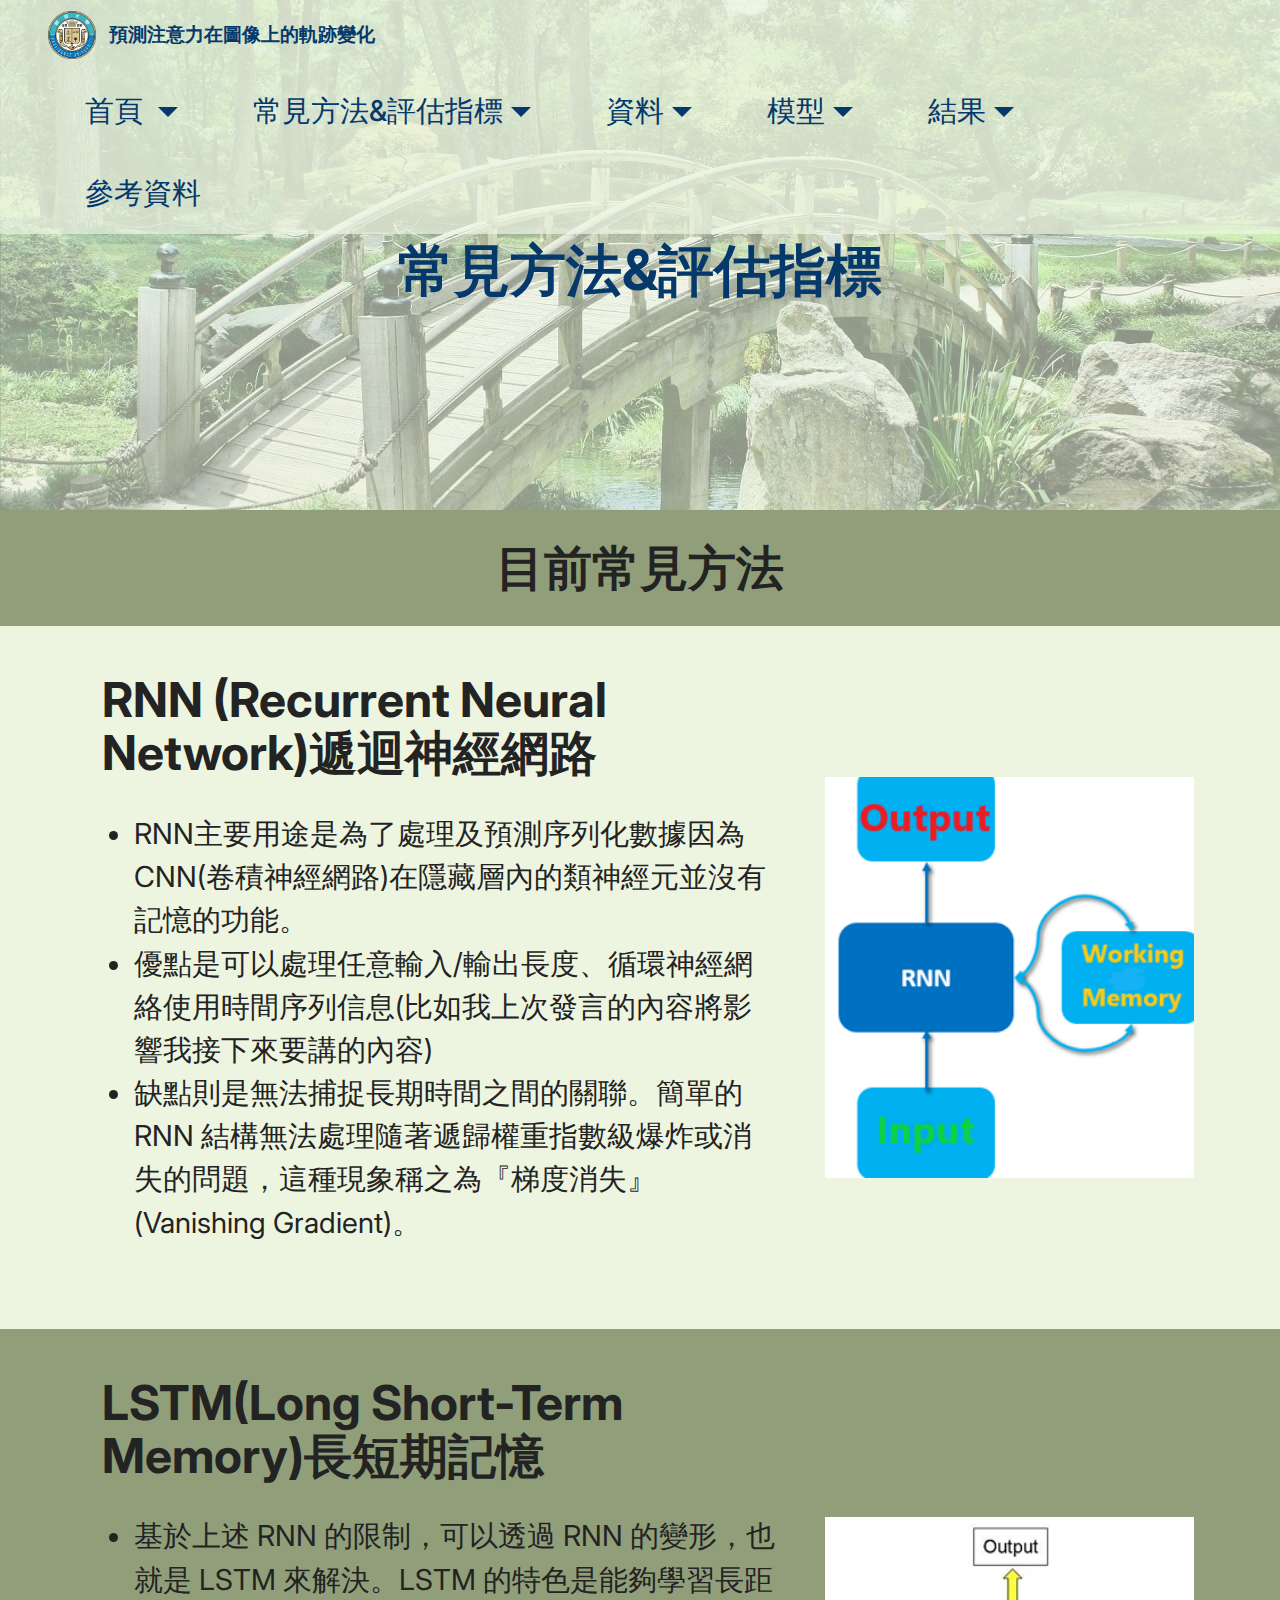
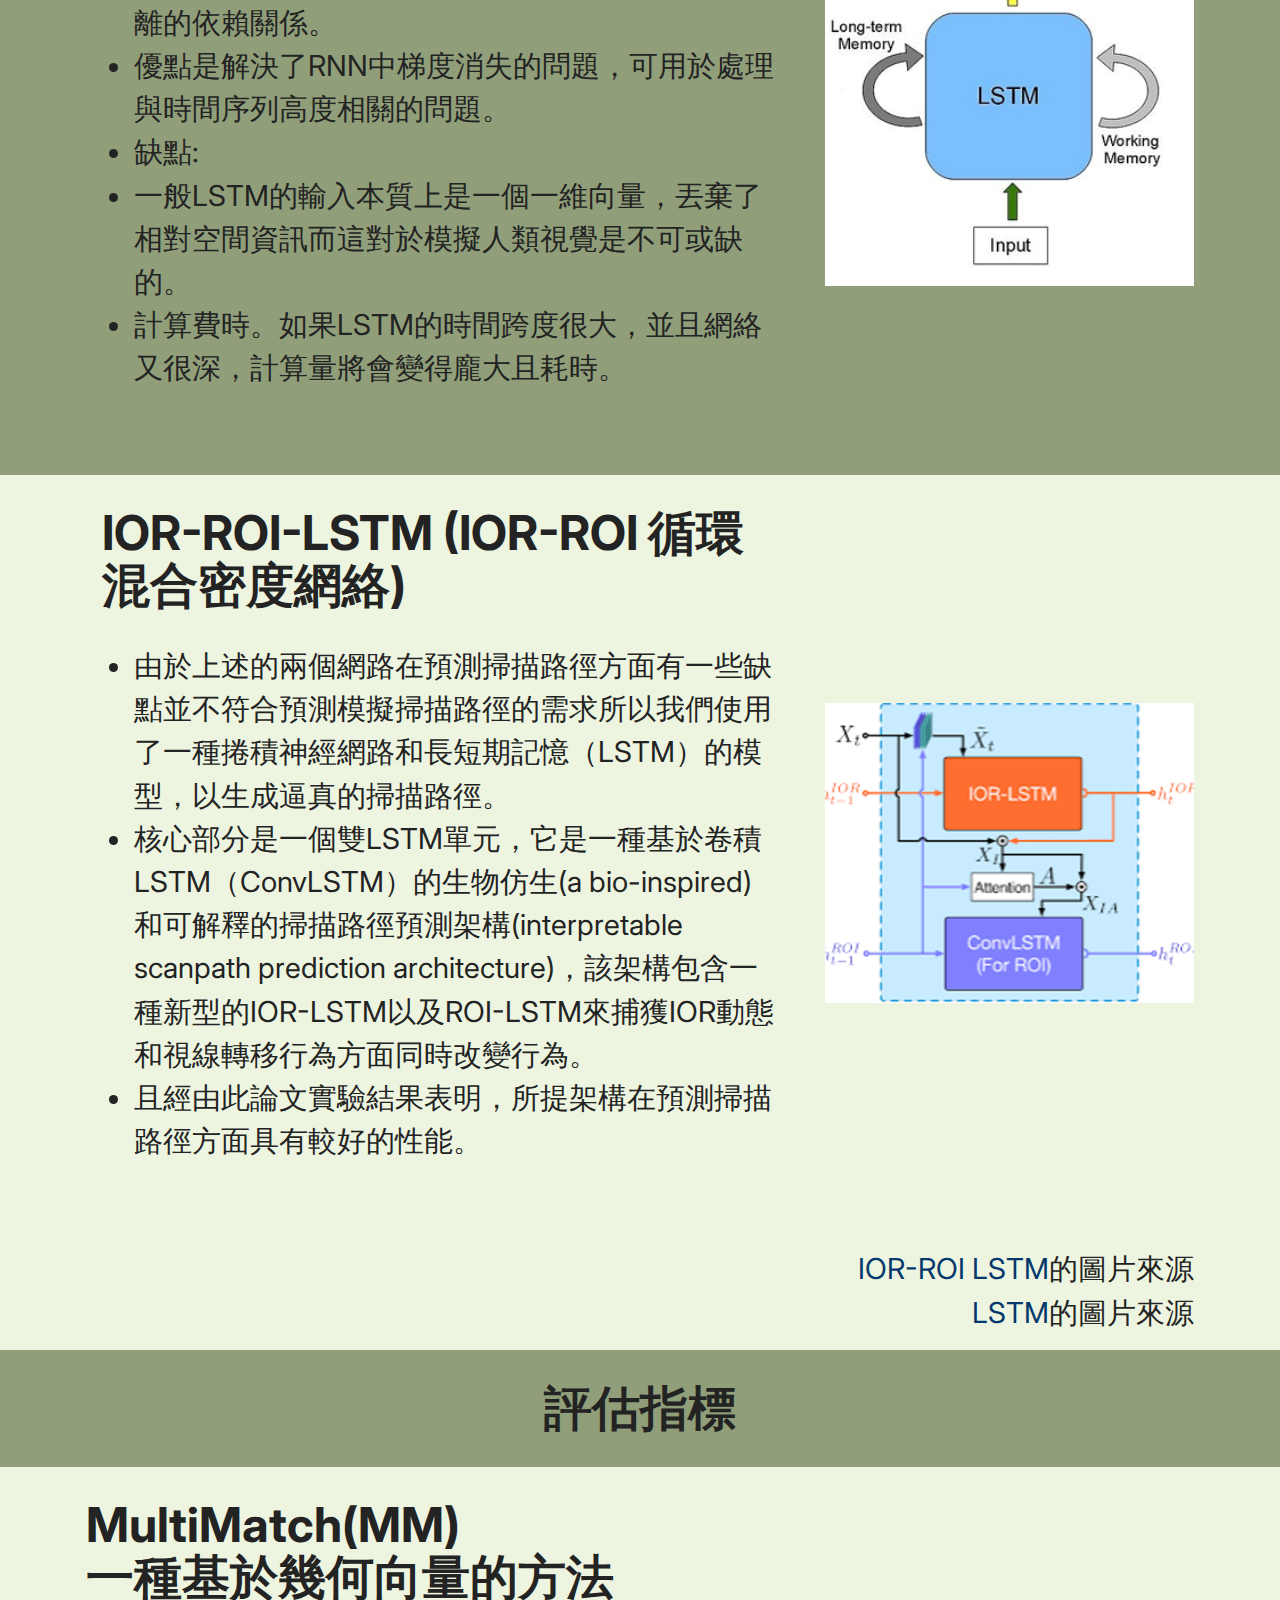
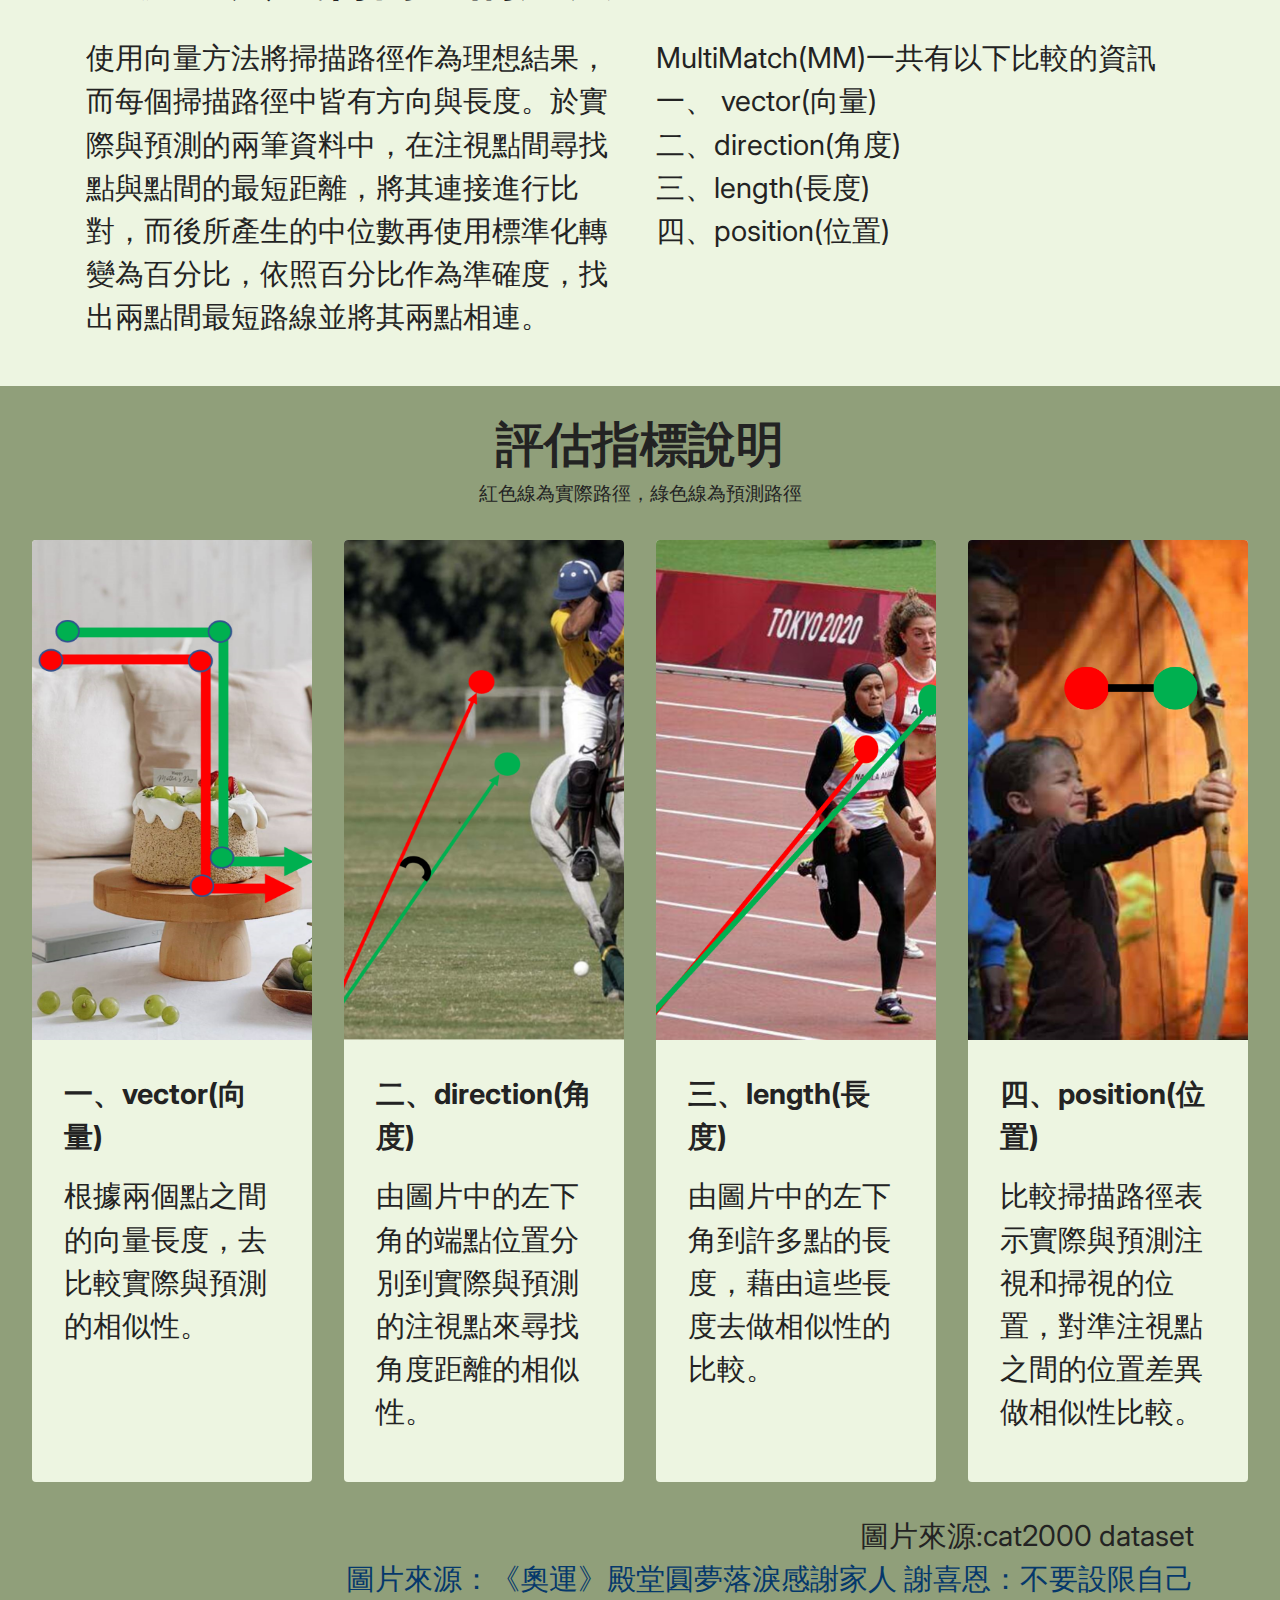
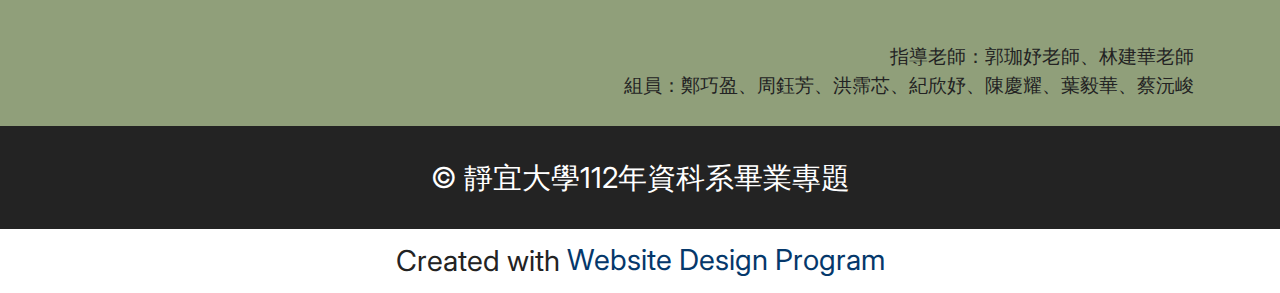
<file: method.html>
<!DOCTYPE html>
<html  >
<head>
  <!-- Site made with Mobirise Website Builder v5.8.4, https://mobirise.com -->
  <meta charset="UTF-8">
  <meta http-equiv="X-UA-Compatible" content="IE=edge">
  <meta name="generator" content="Mobirise v5.8.4, mobirise.com">
  <meta name="viewport" content="width=device-width, initial-scale=1, minimum-scale=1">
  <link rel="shortcut icon" href="assets/images/0.png" type="image/x-icon">
  <meta name="description" content="">
  
  
  <title>method</title>
  <link rel="stylesheet" href="assets/web/assets/mobirise-icons2/mobirise2.css">
  <link rel="stylesheet" href="assets/bootstrap/css/bootstrap.min.css">
  <link rel="stylesheet" href="assets/bootstrap/css/bootstrap-grid.min.css">
  <link rel="stylesheet" href="assets/bootstrap/css/bootstrap-reboot.min.css">
  <link rel="stylesheet" href="assets/dropdown/css/style.css">
  <link rel="stylesheet" href="assets/socicon/css/styles.css">
  <link rel="stylesheet" href="assets/theme/css/style.css">
  <link rel="preload" href="https://fonts.googleapis.com/css?family=Inter:100,200,300,400,500,600,700,800,900&display=swap" as="style" onload="this.onload=null;this.rel='stylesheet'">
  <noscript><link rel="stylesheet" href="https://fonts.googleapis.com/css?family=Inter:100,200,300,400,500,600,700,800,900&display=swap"></noscript>
  <link rel="preload" as="style" href="assets/mobirise/css/mbr-additional.css"><link rel="stylesheet" href="assets/mobirise/css/mbr-additional.css" type="text/css">

  
  
  
</head>
<body>
  
  <section data-bs-version="5.1" class="menu menu3 cid-tBcijbeIhf" once="menu" id="menu3-7">
    
    <nav class="navbar navbar-dropdown navbar-expand-lg">
        <div class="container-fluid">
            <div class="navbar-brand">
                <span class="navbar-logo">
                    <a href="https://mobiri.se">
                        <img src="assets/images/0.png" alt="Mobirise Website Builder" style="height: 3rem;">
                    </a>
                </span>
                <span class="navbar-caption-wrap"><a class="navbar-caption text-primary display-5" href="https://mobiri.se">預測注意力在圖像上的軌跡變化</a></span>
            </div>
            <button class="navbar-toggler" type="button" data-toggle="collapse" data-bs-toggle="collapse" data-target="#navbarSupportedContent" data-bs-target="#navbarSupportedContent" aria-controls="navbarNavAltMarkup" aria-expanded="false" aria-label="Toggle navigation">
                <div class="hamburger">
                    <span></span>
                    <span></span>
                    <span></span>
                    <span></span>
                </div>
            </button>
            <div class="collapse navbar-collapse" id="navbarSupportedContent">
                <ul class="navbar-nav nav-dropdown nav-right" data-app-modern-menu="true"><li class="nav-item dropdown"><a class="nav-link link text-primary dropdown-toggle display-7" href="#top" data-toggle="dropdown-submenu" data-bs-toggle="dropdown" data-bs-auto-close="outside" aria-expanded="false">首頁&nbsp;</a><div class="dropdown-menu" aria-labelledby="dropdown-593"><a class="text-primary dropdown-item display-7" href="index.html#content4-5">摘要</a><a class="text-primary show dropdown-item display-7" href="index.html#header10-0">動機</a><a class="text-primary show dropdown-item display-7" href="index.html#content4-4">研究目的</a><a class="text-primary show dropdown-item display-7" href="index.html#header10-5">研究流程</a></div></li>
                    
                    <li class="nav-item dropdown"><a class="nav-link link text-primary dropdown-toggle display-7" href="index.html#content4-5" data-toggle="dropdown-submenu" data-bs-toggle="dropdown" data-bs-auto-close="outside" aria-expanded="false">常見方法&amp;評估指標</a><div class="dropdown-menu" aria-labelledby="dropdown-228"><div class="dropdown"><a class="text-primary dropdown-item dropdown-toggle display-7" href="index.html#content4-5" data-toggle="dropdown-submenu" data-bs-toggle="dropdown" data-bs-auto-close="outside" aria-expanded="false">目前常見方法</a><div class="dropdown-menu dropdown-submenu" aria-labelledby="dropdown-612"><a class="text-primary show dropdown-item display-7" href="method.html#features12-e">RNN</a><a class="text-primary show dropdown-item display-7" href="method.html#features12-f">LSTM</a><a class="text-primary dropdown-item show display-7" href="method.html#features12-g">IOR-ROI-LSTM</a></div></div><div class="dropdown"><a class="text-primary dropdown-item dropdown-toggle display-7" href="index.html#content4-5" data-toggle="dropdown-submenu" data-bs-toggle="dropdown" data-bs-auto-close="outside" aria-expanded="false">評估指標</a><div class="dropdown-menu dropdown-submenu" aria-labelledby="dropdown-810"><a class="text-primary dropdown-item show display-7" href="method.html#features18-13" aria-expanded="false">Multi Match</a></div></div></div></li><li class="nav-item dropdown"><a class="nav-link link text-primary dropdown-toggle show display-7" href="index.html#content4-6" data-toggle="dropdown-submenu" data-bs-toggle="dropdown" data-bs-auto-close="outside" aria-expanded="false">資料</a><div class="dropdown-menu show" aria-labelledby="dropdown-317" data-bs-popper="none"><div class="dropdown"><a class="text-primary dropdown-item dropdown-toggle show display-7" href="index.html#content4-6" data-toggle="dropdown-submenu" data-bs-toggle="dropdown" data-bs-auto-close="outside" aria-expanded="false">介紹</a><div class="dropdown-menu dropdown-submenu show" aria-labelledby="dropdown-270" data-bs-popper="none"><a class="text-primary dropdown-item display-7" href="data.html#content4-26">MIT1003</a><a class="text-primary dropdown-item show display-7" href="data.html#content14-27">SALICON</a></div></div><a class="text-primary show dropdown-item display-7" href="data.html#header10-2a">資料處理流程</a></div>
                    </li><li class="nav-item dropdown"><a class="nav-link link text-primary dropdown-toggle display-7" href="index.html#features16-9" data-toggle="dropdown-submenu" data-bs-toggle="dropdown" data-bs-auto-close="outside" aria-expanded="false">模型</a><div class="dropdown-menu" aria-labelledby="dropdown-322"><a class="text-primary dropdown-item display-7" href="model.html#header10-1d">架構</a><a class="text-primary show dropdown-item display-7" href="model.html#header10-1f">全圖模型</a><a class="text-primary show dropdown-item display-7" href="model.html#header10-2b">單圖模型</a></div></li><li class="nav-item dropdown"><a class="nav-link link text-primary dropdown-toggle display-7" href="index.html#features16-9" data-toggle="dropdown-submenu" data-bs-toggle="dropdown" data-bs-auto-close="outside" aria-expanded="false">結果</a><div class="dropdown-menu" aria-labelledby="dropdown-544"><a class="text-primary dropdown-item display-7" href="result.html#content4-1m">全圖模型</a><a class="text-primary show dropdown-item display-7" href="result.html#content4-1o">單圖模型</a><a class="text-primary show dropdown-item display-7" href="result.html#content4-2h">結論</a></div></li><li class="nav-item"><a class="nav-link link text-primary display-7" href="references.html">參考資料</a></li></ul>
                
                
            </div>
        </div>
    </nav>
</section>

<section data-bs-version="5.1" class="header1 cid-tBcijdAiPv" id="header1-8">

    

    <div class="mbr-overlay" style="opacity: 0.6; background-color: rgb(237, 245, 225);"></div>

    <div class="container">
        <div class="row justify-content-center">
            <div class="col-12 col-lg-8">
                <h1 class="mbr-section-title mbr-fonts-style mb-3 display-1"><strong>常見方法&amp;評估指標</strong></h1>
                
                
                
            </div>
        </div>
    </div>
</section>

<section data-bs-version="5.1" class="content4 cid-tBcijmcxag" id="content4-d">
    

    
    
    <div class="container">
        <div class="row justify-content-center">
            <div class="title col-md-12 col-lg-10">
                <h3 class="mbr-section-title mbr-fonts-style align-center mb-4 display-2">
                    <strong>目前常見方法</strong></h3>
                
                
            </div>
        </div>
    </div>
</section>

<section data-bs-version="5.1" class="features11 cid-tBcijnrMVF" id="features12-e">

    

    
    
    <div class="container">
        <div class="m-0 row align-items-center">
            <div class="col-12 col-lg">
                <div class="card-wrapper">
                    <div class="card-box">
                        <h4 class="card-title mbr-fonts-style mb-4 display-2"><strong>RNN (Recurrent Neural Network)遞迴神經網路</strong></h4>
                        
                        <div class="mbr-text mbr-fonts-style counter-container display-7">
                            <ul>
                                <li>RNN主要用途是為了處理及預測序列化數據因為CNN(卷積神經網路)在隱藏層內的類神經元並沒有記憶的功能。
</li><li>優點是可以處理任意輸入/輸出長度、循環神經網絡使用時間序列信息(比如我上次發言的內容將影響我接下來要講的內容)
</li><li>缺點則是無法捕捉長期時間之間的關聯。簡單的 RNN 結構無法處理隨著遞歸權重指數級爆炸或消失的問題，這種現象稱之為『梯度消失』(Vanishing Gradient)。</li>
                            </ul>
                        </div>
                        
                    </div>
                </div>
            </div>
            <div class="p-0 col-12 col-lg-4 md-pb">
                <div class="image-wrapper">
                    <img src="assets/images/rnn.png" alt="Mobirise Website Builder">
                </div>
            </div>
        </div>
    </div>
</section>

<section data-bs-version="5.1" class="features11 cid-tBcijoEfsn" id="features12-f">

    

    
    
    <div class="container">
        <div class="m-0 row align-items-center">
            <div class="col-12 col-lg">
                <div class="card-wrapper">
                    <div class="card-box">
                        <h4 class="card-title mbr-fonts-style mb-4 display-2"><strong>LSTM(Long Short-Term Memory)長短期記憶</strong></h4>
                        
                        <div class="mbr-text mbr-fonts-style counter-container display-7">
                            <ul>
                                <li>基於上述 RNN 的限制，可以透過 RNN 的變形，也就是 LSTM 來解決。LSTM 的特色是能夠學習長距離的依賴關係。
</li><li>優點是解決了RNN中梯度消失的問題，可用於處理與時間序列高度相關的問題。
</li><li>缺點:</li><li>一般LSTM的輸入本質上是一個一維向量，丟棄了相對空間資訊而這對於模擬人類視覺是不可或缺的。</li><li>計算費時。如果LSTM的時間跨度很大，並且網絡又很深，計算量將會變得龐大且耗時。</li></ul><div>
</div><div>
</div><div>
</div><div>
</div>
                        </div>
                        
                    </div>
                </div>
            </div>
            <div class="p-0 col-12 col-lg-4 md-pb">
                <div class="image-wrapper">
                    <img src="assets/images/lstm.png" alt="Mobirise Website Builder">
                </div>
            </div>
        </div>
    </div>
</section>

<section data-bs-version="5.1" class="features11 cid-tBcijq1JRV" id="features12-g">

    

    
    
    <div class="container">
        <div class="m-0 row align-items-center">
            <div class="col-12 col-lg">
                <div class="card-wrapper">
                    <div class="card-box">
                        <h4 class="card-title mbr-fonts-style mb-4 display-2"><strong>IOR-ROI-LSTM (IOR-ROI 循環混合密度網絡)</strong></h4>
                        
                        <div class="mbr-text mbr-fonts-style counter-container display-7">
                            <ul>
                                <li>由於上述的兩個網路在預測掃描路徑方面有一些缺點並不符合預測模擬掃描路徑的需求所以我們使用了一種捲積神經網路和長短期記憶（LSTM）的模型，以生成逼真的掃描路徑。
</li><li>核心部分是一個雙LSTM單元，它是一種基於卷積LSTM（ConvLSTM）的生物仿生(a bio-inspired)和可解釋的掃描路徑預測架構(interpretable scanpath prediction architecture)，該架構包含一種新型的IOR-LSTM以及ROI-LSTM來捕獲IOR動態和視線轉移行為方面同時改變行為。
</li><li>且經由此論文實驗結果表明，所提架構在預測掃描路徑方面具有較好的性能。</li>
                            </ul><div>
</div><div>
</div>
                        </div>
                        
                    </div>
                </div>
            </div>
            <div class="p-0 col-12 col-lg-4 md-pb">
                <div class="image-wrapper">
                    <img src="assets/images/iorroilstm.png" alt="Mobirise Website Builder">
                </div>
            </div>
        </div>
    </div>
</section>

<section data-bs-version="5.1" class="content5 cid-tBcjB3oYaP" id="content5-t">
    
    <div class="container">
        <div class="row justify-content-center">
            <div class="col-md-12 col-lg-12">
                
                
                <p class="mbr-text mbr-fonts-style display-7"><a href="https://www.ijcai.org/proceedings/2018/0089.pdf" class="text-primary" target="_blank">IOR-ROI LSTM</a>的圖片來源<br><a href="https://www.researchgate.net/figure/RNN-v-s-LSTM-a-RNNs-use-their-internal-state-memory-to-process-sequences-of-inputs_fig1_341131167" class="text-primary">LSTM</a>的圖片來源</p>
            </div>
        </div>
    </div>
</section>

<section data-bs-version="5.1" class="content4 cid-tBckhdtDo4" id="content4-u">
    

    
    
    <div class="container">
        <div class="row justify-content-center">
            <div class="title col-md-12 col-lg-10">
                <h3 class="mbr-section-title mbr-fonts-style align-center mb-4 display-2">
                    <strong>評估指標</strong></h3>
                
                
            </div>
        </div>
    </div>
</section>

<section data-bs-version="5.1" class="features17 cid-tBcoa6EVwN" id="features18-13">

    

    
    
    <div class="container">
        <div class="mbr-section-head">
            <div class="col-12">
                <h4 class="mbr-section-title mbr-fonts-style align-center mb-0 display-2">
                    <strong>MultiMatch(MM)
</strong>
                <div><strong>一種基於幾何向量的方法</strong></div></h4>
                
            </div>
        </div>
        <div class="row mt-4">
            <div class="col-12 col-md-6 col-lg-6">
                <div class="card-wrapper mb-4">
                    <div class="card-box align-left">
                        
                        <p class="mbr-text mbr-fonts-style mb-3 display-7">
                            使用向量方法將掃描路徑作為理想結果，而每個掃描路徑中皆有方向與長度。於實際與預測的兩筆資料中，在注視點間尋找點與點間的最短距離，將其連接進行比對，而後所產生的中位數再使用標準化轉變為百分比，依照百分比作為準確度，找出兩點間最短路線並將其兩點相連。
                            </p><div class="link-wrap">
                                
                            </div>
                    </div>
                </div>
            </div>
            <div class="col-12 col-md-6 col-lg-6">
                <div class="card-wrapper mb-4">
                    <div class="card-box align-left">
                        
                        <p class="mbr-text mbr-fonts-style mb-3 display-7">MultiMatch(MM)一共有以下比較的資訊
<br>一、 vector(向量)
<br>二、direction(角度)
<br>三、length(長度)
<br>四、position(位置)&nbsp;<br></p><div class="link-wrap">
                                
                            </div>
                    </div>
                </div>
            </div>
            
            
        </div>
    </div>
</section>

<section data-bs-version="5.1" class="gallery3 cid-tBcpXPeKjH" id="gallery3-14">
    
    
    <div class="container-fluid">
        <div class="mbr-section-head">
            <h4 class="mbr-section-title mbr-fonts-style align-center mb-0 display-2">
                <strong>評估指標說明</strong></h4>
            <h5 class="mbr-section-subtitle mbr-fonts-style align-center mb-0 mt-2 display-5">紅色線為實際路徑，綠色線為預測路徑</h5>
        </div>
        <div class="row mt-4">
            <div class="item features-image сol-12 col-md-6 col-lg-3">
                <div class="item-wrapper">
                    <div class="item-img">
                        <img src="assets/images/imgmm-7.png" alt="Mobirise Website Builder">
                    </div>
                    <div class="item-content">
                        <h5 class="item-title mbr-fonts-style display-7">
                            <strong>一、vector(向量)</strong>
                        </h5>
                        
                        <p class="mbr-text mbr-fonts-style mt-3 display-7">根據兩個點之間的向量長度，去比較實際與預測的相似性。<br></p>
                    </div>
                    
                </div>
            </div>
            <div class="item features-image сol-12 col-md-6 col-lg-3">
                <div class="item-wrapper">
                    <div class="item-img">
                        <img src="assets/images/imgmm-10.png" alt="Mobirise Website Builder">
                    </div>
                    <div class="item-content">
                        <h5 class="item-title mbr-fonts-style display-7">
                            <strong>二、direction(角度)</strong>
                        </h5>
                        
                        <p class="mbr-text mbr-fonts-style mt-3 display-7">由圖片中的左下角的端點位置分別到實際與預測的注視點來尋找角度距離的相似性。<br></p>
                    </div>
                    
                </div>
            </div>
            <div class="item features-image сol-12 col-md-6 col-lg-3">
                <div class="item-wrapper">
                    <div class="item-img">
                        <img src="assets/images/imgmm-11.png" alt="Mobirise Website Builder">
                    </div>
                    <div class="item-content">
                        <h5 class="item-title mbr-fonts-style display-7"><strong>三、length(長度)</strong></h5>
                        
                        <p class="mbr-text mbr-fonts-style mt-3 display-7">由圖片中的左下角到許多點的長度，藉由這些長度去做相似性的比較。<br></p>
                    </div>
                    
                </div>
            </div>
            <div class="item features-image сol-12 col-md-6 col-lg-3">
                <div class="item-wrapper">
                    <div class="item-img">
                        <img src="assets/images/imgmm-4.png" alt="Mobirise Website Builder" title="">
                    </div>
                    <div class="item-content">
                        <h5 class="item-title mbr-fonts-style display-7">
                            <strong>四、position(位置)</strong>
                        </h5>
                        
                        <p class="mbr-text mbr-fonts-style mt-3 display-7">比較掃描路徑表示實際與預測注視和掃視的位置，對準注視點之間的位置差異做相似性比較。<br></p>
                    </div>
                    
                </div>
            </div>
        </div>
    </div>
</section>

<section data-bs-version="5.1" class="content5 cid-tBcu7oyn4m" id="content5-19">
    
    <div class="container">
        <div class="row justify-content-center">
            <div class="col-md-12 col-lg-12">
                
                
                <p class="mbr-text mbr-fonts-style display-7">圖片來源:cat2000 dataset<br><a href="https://wowsight.tw/2021/07/30/%E3%80%8A%E5%A5%A7%E9%81%8B%E3%80%8B%E6%AE%BF%E5%A0%82%E5%9C%93%E5%A4%A2%E8%90%BD%E6%B7%9A%E6%84%9F%E8%AC%9D%E5%AE%B6%E4%BA%BA-%E8%AC%9D%E5%96%9C%E6%81%A9%EF%BC%9A%E4%B8%8D%E8%A6%81%E8%A8%AD%E9%99%90/" class="text-primary">圖片來源：《奧運》殿堂圓夢落淚感謝家人 謝喜恩：不要設限自己</a><br></p>
            </div>
        </div>
    </div>
</section>

<section data-bs-version="5.1" class="content6 cid-tBd9pDrvbo" id="content6-2m">
    
    <div class="container">
        <div class="row justify-content-center">
            <div class="col-md-12 col-lg-12">
                <hr class="line">
                <p class="mbr-text align-center mbr-fonts-style my-4 display-5">指導老師：郭珈妤老師、林建華老師<br> 組員：鄭巧盈、周鈺芳、洪霈芯、紀欣妤、陳慶耀、葉毅華、蔡沅峻</p>
                <hr class="line">
            </div>
        </div>
    </div>
</section>

<section data-bs-version="5.1" class="footer7 cid-tBd9P2h2dF" once="footers" id="footer7-2o">

    

    

    <div class="container">
        <div class="media-container-row align-center mbr-white">
            <div class="col-12">
                <p class="mbr-text mb-0 mbr-fonts-style display-7">
                    ©&nbsp;靜宜大學112年資科系畢業專題</p>
            </div>
        </div>
    </div>
</section><section class="display-7" style="padding: 0;align-items: center;justify-content: center;flex-wrap: wrap;    align-content: center;display: flex;position: relative;height: 4rem;"><a href="https://mobiri.se/" style="flex: 1 1;height: 4rem;position: absolute;width: 100%;z-index: 1;"><img alt="" style="height: 4rem;" src="[data-uri]"></a><p style="margin: 0;text-align: center;" class="display-7">Created with &#8204;</p><a style="z-index:1" href="https://mobirise.com/builder/web-design-program.html">Website Design Program</a></section><script src="assets/bootstrap/js/bootstrap.bundle.min.js"></script>  <script src="assets/smoothscroll/smooth-scroll.js"></script>  <script src="assets/ytplayer/index.js"></script>  <script src="assets/dropdown/js/navbar-dropdown.js"></script>  <script src="assets/theme/js/script.js"></script>  
  
  
</body>
</html>
</file>
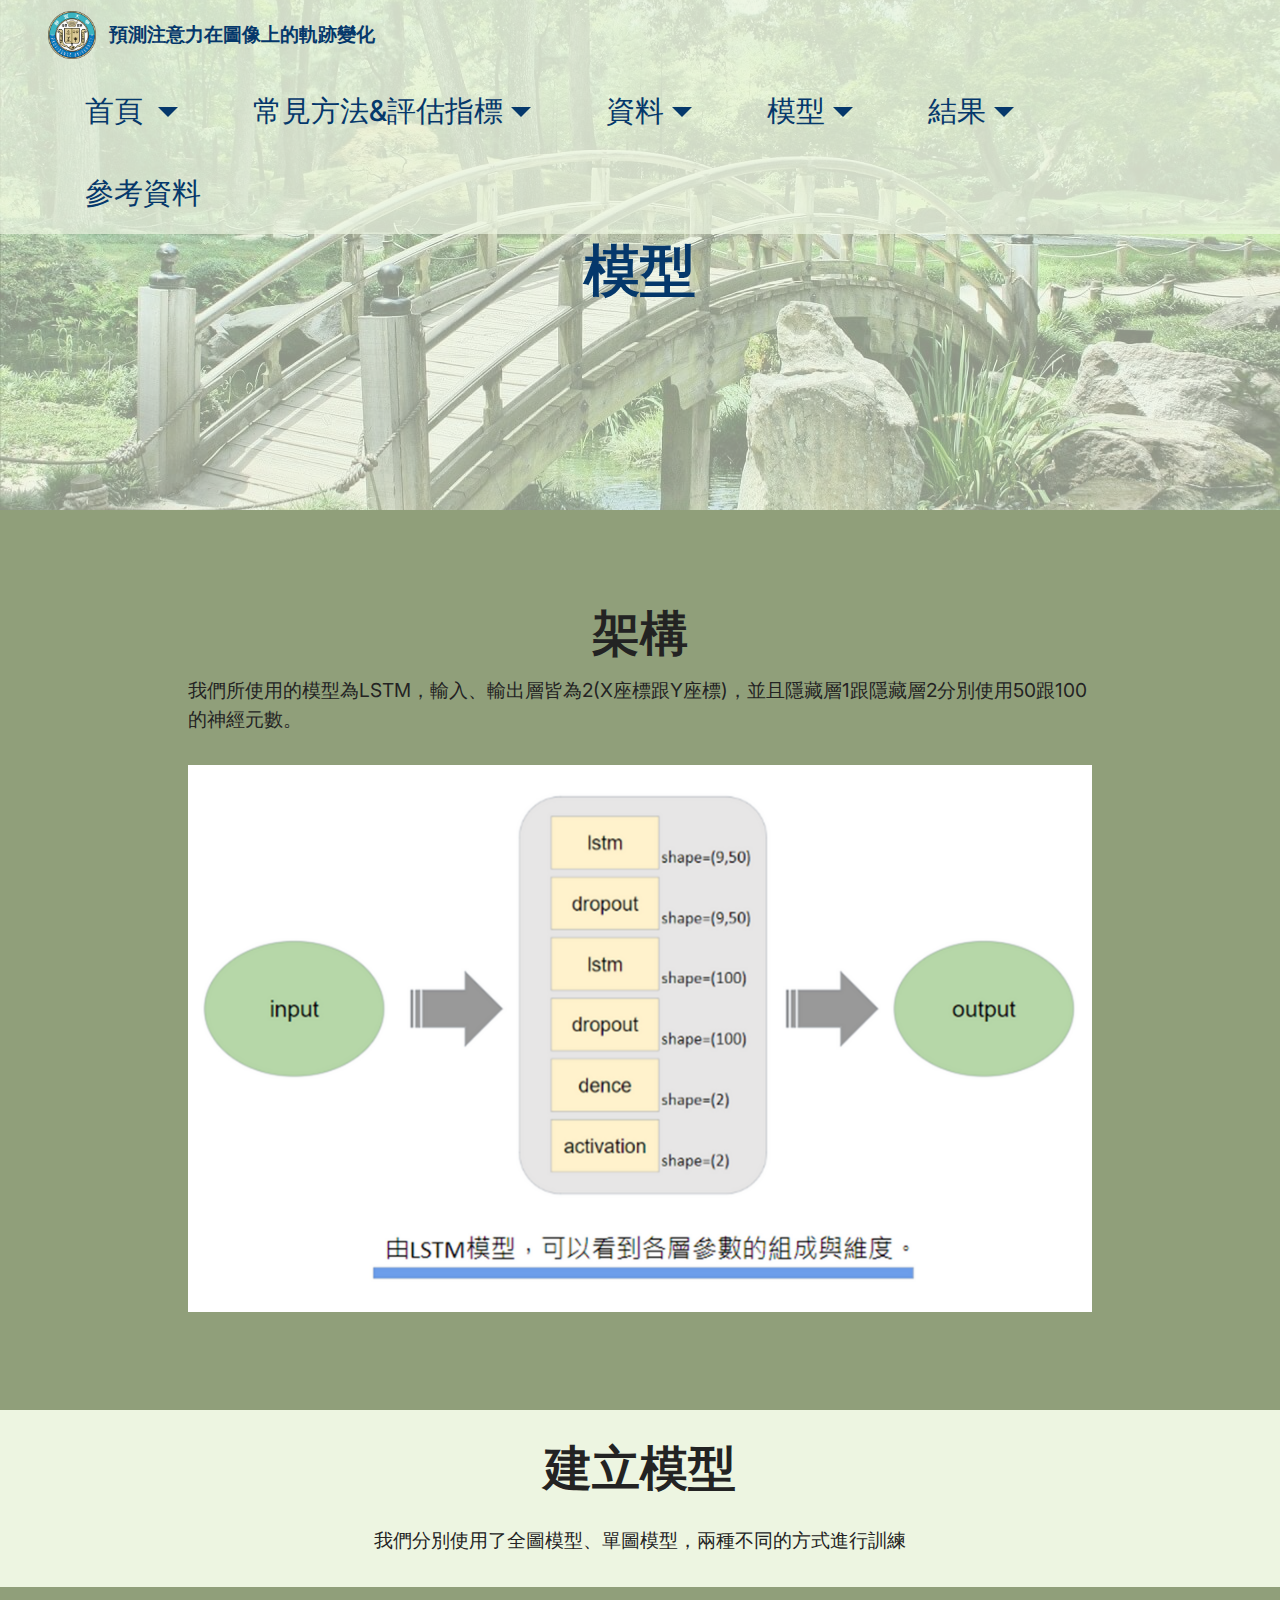
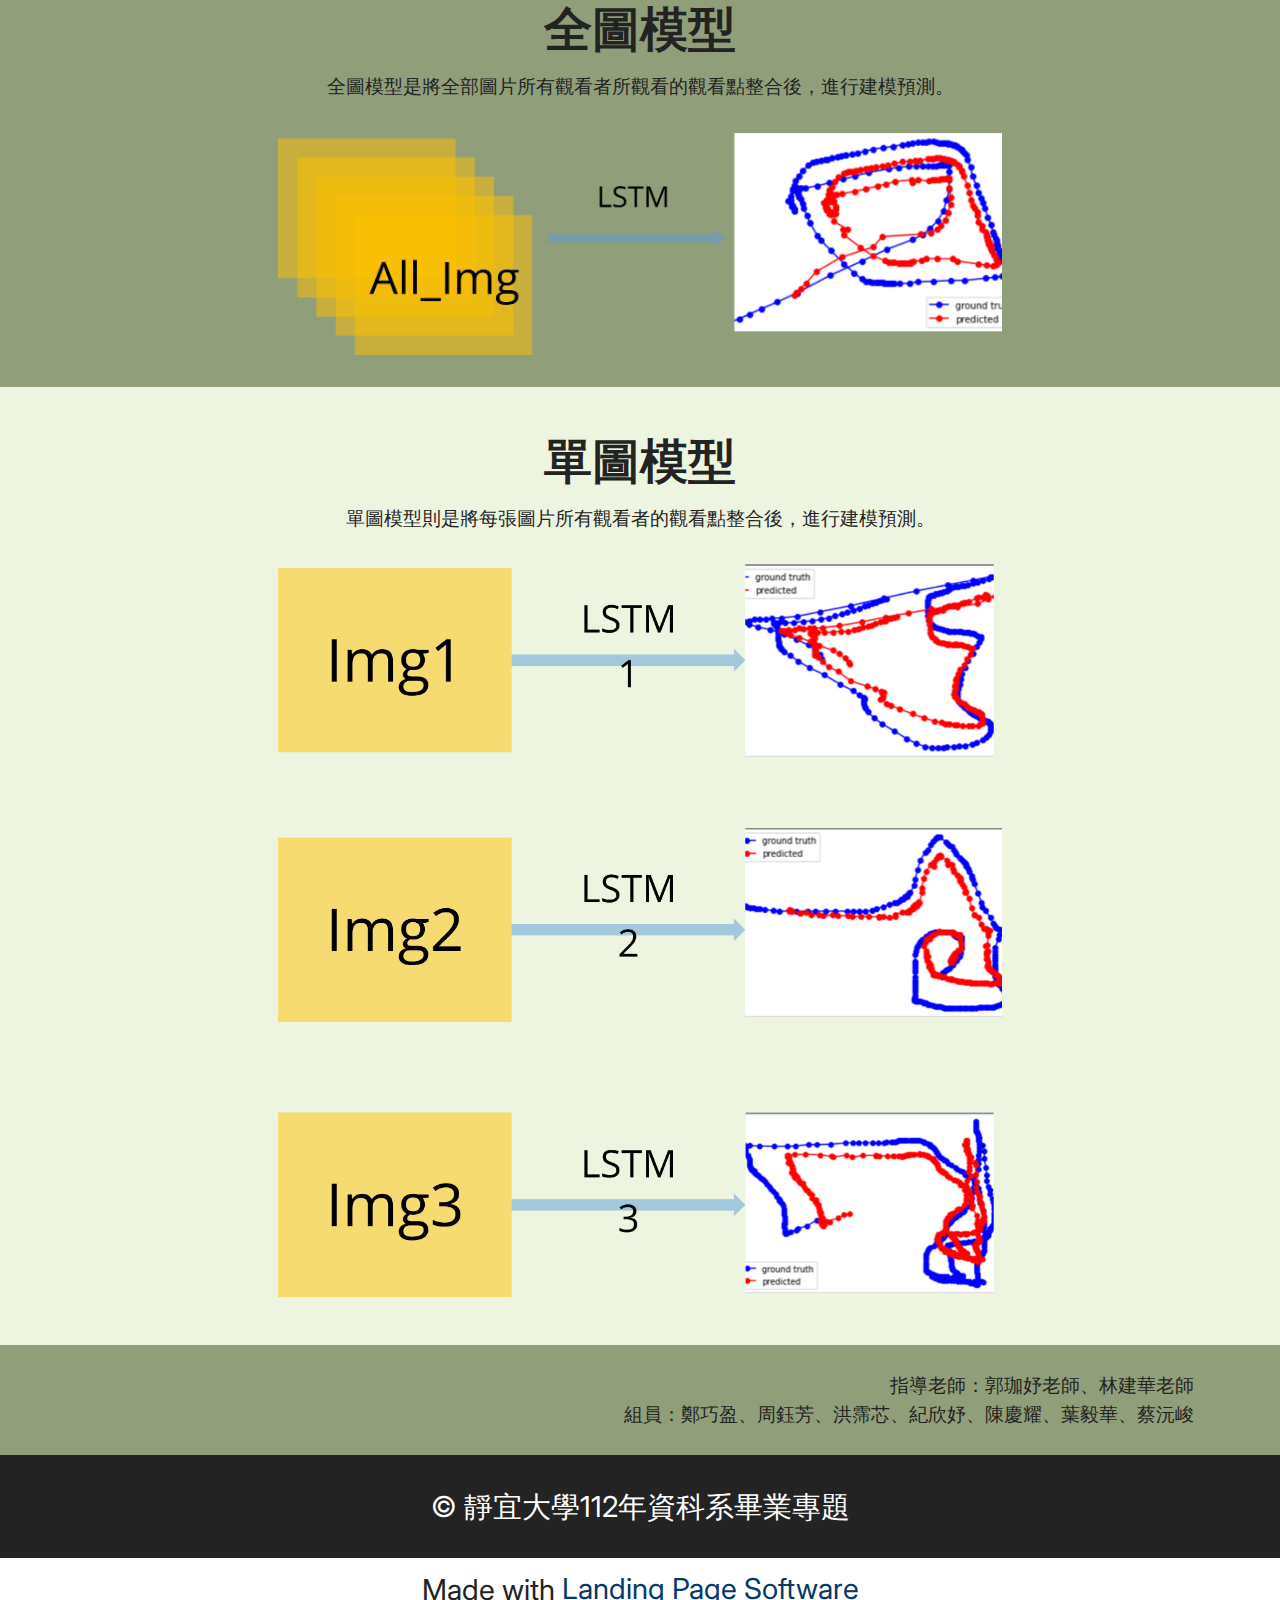
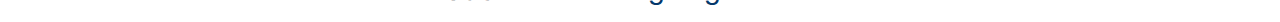
<file: model.html>
<!DOCTYPE html>
<html  >
<head>
  <!-- Site made with Mobirise Website Builder v5.8.4, https://mobirise.com -->
  <meta charset="UTF-8">
  <meta http-equiv="X-UA-Compatible" content="IE=edge">
  <meta name="generator" content="Mobirise v5.8.4, mobirise.com">
  <meta name="viewport" content="width=device-width, initial-scale=1, minimum-scale=1">
  <link rel="shortcut icon" href="assets/images/0.png" type="image/x-icon">
  <meta name="description" content="">
  
  
  <title>model</title>
  <link rel="stylesheet" href="assets/bootstrap/css/bootstrap.min.css">
  <link rel="stylesheet" href="assets/bootstrap/css/bootstrap-grid.min.css">
  <link rel="stylesheet" href="assets/bootstrap/css/bootstrap-reboot.min.css">
  <link rel="stylesheet" href="assets/dropdown/css/style.css">
  <link rel="stylesheet" href="assets/socicon/css/styles.css">
  <link rel="stylesheet" href="assets/theme/css/style.css">
  <link rel="preload" href="https://fonts.googleapis.com/css?family=Inter:100,200,300,400,500,600,700,800,900&display=swap" as="style" onload="this.onload=null;this.rel='stylesheet'">
  <noscript><link rel="stylesheet" href="https://fonts.googleapis.com/css?family=Inter:100,200,300,400,500,600,700,800,900&display=swap"></noscript>
  <link rel="preload" as="style" href="assets/mobirise/css/mbr-additional.css"><link rel="stylesheet" href="assets/mobirise/css/mbr-additional.css" type="text/css">

  
  
  
</head>
<body>
  
  <section data-bs-version="5.1" class="menu menu3 cid-tBcxCbUdqg" once="menu" id="menu3-1a">
    
    <nav class="navbar navbar-dropdown navbar-expand-lg">
        <div class="container-fluid">
            <div class="navbar-brand">
                <span class="navbar-logo">
                    <a href="https://mobiri.se">
                        <img src="assets/images/0.png" alt="Mobirise Website Builder" style="height: 3rem;">
                    </a>
                </span>
                <span class="navbar-caption-wrap"><a class="navbar-caption text-primary display-5" href="https://mobiri.se">預測注意力在圖像上的軌跡變化</a></span>
            </div>
            <button class="navbar-toggler" type="button" data-toggle="collapse" data-bs-toggle="collapse" data-target="#navbarSupportedContent" data-bs-target="#navbarSupportedContent" aria-controls="navbarNavAltMarkup" aria-expanded="false" aria-label="Toggle navigation">
                <div class="hamburger">
                    <span></span>
                    <span></span>
                    <span></span>
                    <span></span>
                </div>
            </button>
            <div class="collapse navbar-collapse" id="navbarSupportedContent">
                <ul class="navbar-nav nav-dropdown nav-right" data-app-modern-menu="true"><li class="nav-item dropdown"><a class="nav-link link text-primary dropdown-toggle display-7" href="#top" data-toggle="dropdown-submenu" data-bs-toggle="dropdown" data-bs-auto-close="outside" aria-expanded="false">首頁&nbsp;</a><div class="dropdown-menu" aria-labelledby="dropdown-593"><a class="text-primary dropdown-item display-7" href="index.html#content4-5">摘要</a><a class="text-primary show dropdown-item display-7" href="index.html#header10-0">動機</a><a class="text-primary show dropdown-item display-7" href="index.html#content4-4">研究目的</a><a class="text-primary show dropdown-item display-7" href="index.html#header10-5">研究流程</a></div></li>
                    
                    <li class="nav-item dropdown"><a class="nav-link link text-primary dropdown-toggle display-7" href="index.html#content4-5" data-toggle="dropdown-submenu" data-bs-toggle="dropdown" data-bs-auto-close="outside" aria-expanded="false">常見方法&amp;評估指標</a><div class="dropdown-menu" aria-labelledby="dropdown-228"><div class="dropdown"><a class="text-primary dropdown-item dropdown-toggle display-7" href="index.html#content4-5" data-toggle="dropdown-submenu" data-bs-toggle="dropdown" data-bs-auto-close="outside" aria-expanded="false">目前常見方法</a><div class="dropdown-menu dropdown-submenu" aria-labelledby="dropdown-612"><a class="text-primary show dropdown-item display-7" href="method.html#features12-e">RNN</a><a class="text-primary show dropdown-item display-7" href="method.html#features12-f">LSTM</a><a class="text-primary dropdown-item show display-7" href="method.html#features12-g">IOR-ROI-LSTM</a></div></div><div class="dropdown"><a class="text-primary dropdown-item dropdown-toggle display-7" href="index.html#content4-5" data-toggle="dropdown-submenu" data-bs-toggle="dropdown" data-bs-auto-close="outside" aria-expanded="false">評估指標</a><div class="dropdown-menu dropdown-submenu" aria-labelledby="dropdown-810"><a class="text-primary dropdown-item show display-7" href="method.html#features18-13" aria-expanded="false">Multi Match</a></div></div></div></li><li class="nav-item dropdown"><a class="nav-link link text-primary dropdown-toggle show display-7" href="index.html#content4-6" data-toggle="dropdown-submenu" data-bs-toggle="dropdown" data-bs-auto-close="outside" aria-expanded="false">資料</a><div class="dropdown-menu show" aria-labelledby="dropdown-317" data-bs-popper="none"><div class="dropdown"><a class="text-primary dropdown-item dropdown-toggle show display-7" href="index.html#content4-6" data-toggle="dropdown-submenu" data-bs-toggle="dropdown" data-bs-auto-close="outside" aria-expanded="false">介紹</a><div class="dropdown-menu dropdown-submenu show" aria-labelledby="dropdown-270" data-bs-popper="none"><a class="text-primary dropdown-item display-7" href="data.html#content4-26">MIT1003</a><a class="text-primary dropdown-item show display-7" href="data.html#content14-27">SALICON</a></div></div><a class="text-primary show dropdown-item display-7" href="data.html#header10-2a">資料處理流程</a></div>
                    </li><li class="nav-item dropdown"><a class="nav-link link text-primary dropdown-toggle display-7" href="index.html#features16-9" data-toggle="dropdown-submenu" data-bs-toggle="dropdown" data-bs-auto-close="outside" aria-expanded="false">模型</a><div class="dropdown-menu" aria-labelledby="dropdown-322"><a class="text-primary dropdown-item display-7" href="model.html#header10-1d">架構</a><a class="text-primary show dropdown-item display-7" href="model.html#header10-1f">全圖模型</a><a class="text-primary show dropdown-item display-7" href="model.html#header10-2b">單圖模型</a></div></li><li class="nav-item dropdown"><a class="nav-link link text-primary dropdown-toggle display-7" href="index.html#features16-9" data-toggle="dropdown-submenu" data-bs-toggle="dropdown" data-bs-auto-close="outside" aria-expanded="false">結果</a><div class="dropdown-menu" aria-labelledby="dropdown-544"><a class="text-primary dropdown-item display-7" href="result.html#content4-1m">全圖模型</a><a class="text-primary show dropdown-item display-7" href="result.html#content4-1o">單圖模型</a><a class="text-primary show dropdown-item display-7" href="result.html#content4-2h">結論</a></div></li><li class="nav-item"><a class="nav-link link text-primary display-7" href="references.html">參考資料</a></li></ul>
                
                
            </div>
        </div>
    </nav>
</section>

<section data-bs-version="5.1" class="header1 cid-tBcxCdx7ix" id="header1-1b">

    

    <div class="mbr-overlay" style="opacity: 0.6; background-color: rgb(237, 245, 225);"></div>

    <div class="container">
        <div class="row justify-content-center">
            <div class="col-12 col-lg-8">
                <h1 class="mbr-section-title mbr-fonts-style mb-3 display-1"><strong>模型</strong></h1>
                
                
                
            </div>
        </div>
    </div>
</section>

<section data-bs-version="5.1" class="header10 cid-tBcxCg9pr8 mbr-fullscreen" id="header10-1d">

    

    
    

    <div class="align-center container-fluid">
        <div class="row justify-content-center">
            <div class="col-md-12 col-lg-9">
                <h1 class="mbr-section-title mbr-fonts-style mb-3 display-2"><strong>架構</strong></h1>
                <p class="mbr-text mbr-fonts-style display-5">我們所使用的模型為LSTM，輸入、輸出層皆為2(X座標跟Y座標)，並且隱藏層1跟隱藏層2分別使用50跟100的神經元數。</p>
                
                <div class="image-wrap mt-4">
                    <img src="assets/images/model.png" alt="Mobirise Website Builder" title="">
                </div>
            </div>
        </div>
    </div>
</section>

<section data-bs-version="5.1" class="content4 cid-tBcxCk3PLk" id="content4-1g">
    

    
    
    <div class="container">
        <div class="row justify-content-center">
            <div class="title col-md-12 col-lg-10">
                <h3 class="mbr-section-title mbr-fonts-style align-center mb-4 display-2"><strong>建立模型</strong></h3>
                <h4 class="mbr-section-subtitle align-center mbr-fonts-style mb-4 display-5">我們分別使用了全圖模型、單圖模型，兩種不同的方式進行訓練</h4>
                
            </div>
        </div>
    </div>
</section>

<section data-bs-version="5.1" class="header10 cid-tBcxCiVqpy" id="header10-1f">

    

    
    

    <div class="align-center container-fluid">
        <div class="row justify-content-center">
            <div class="col-md-12 col-lg-9">
                <h1 class="mbr-section-title mbr-fonts-style mb-3 display-2"><strong>全圖模型</strong></h1>
                <p class="mbr-text mbr-fonts-style display-5">全圖模型是將全部圖片所有觀看者所觀看的觀看點整合後，進行建模預測。</p>
                
                <div class="image-wrap mt-4">
                    <img src="assets/images/all-model.png" alt="Mobirise Website Builder" title="">
                </div>
            </div>
        </div>
    </div>
</section>

<section data-bs-version="5.1" class="header10 cid-tBcXrR9WDt mbr-fullscreen" id="header10-2b">

    

    
    

    <div class="align-center container-fluid">
        <div class="row justify-content-center">
            <div class="col-md-12 col-lg-9">
                <h1 class="mbr-section-title mbr-fonts-style mb-3 display-2"><strong>單圖模型</strong></h1>
                <p class="mbr-text mbr-fonts-style display-5">單圖模型則是將每張圖片所有觀看者的觀看點整合後，進行建模預測。</p>
                
                <div class="image-wrap mt-4">
                    <img src="assets/images/one-model.png" alt="Mobirise Website Builder" title="">
                </div>
            </div>
        </div>
    </div>
</section>

<section data-bs-version="5.1" class="content6 cid-tBde9khvdM" id="content6-2q">
    
    <div class="container">
        <div class="row justify-content-center">
            <div class="col-md-12 col-lg-12">
                <hr class="line">
                <p class="mbr-text align-center mbr-fonts-style my-4 display-5">指導老師：郭珈妤老師、林建華老師<br> 組員：鄭巧盈、周鈺芳、洪霈芯、紀欣妤、陳慶耀、葉毅華、蔡沅峻</p>
                <hr class="line">
            </div>
        </div>
    </div>
</section>

<section data-bs-version="5.1" class="footer7 cid-tBd9P2h2dF" once="footers" id="footer7-2o">

    

    

    <div class="container">
        <div class="media-container-row align-center mbr-white">
            <div class="col-12">
                <p class="mbr-text mb-0 mbr-fonts-style display-7">
                    ©&nbsp;靜宜大學112年資科系畢業專題</p>
            </div>
        </div>
    </div>
</section><section class="display-7" style="padding: 0;align-items: center;justify-content: center;flex-wrap: wrap;    align-content: center;display: flex;position: relative;height: 4rem;"><a href="https://mobiri.se/" style="flex: 1 1;height: 4rem;position: absolute;width: 100%;z-index: 1;"><img alt="" style="height: 4rem;" src="[data-uri]"></a><p style="margin: 0;text-align: center;" class="display-7">Made with &#8204;</p><a style="z-index:1" href="https://mobirise.com/builder/landing-page-software.html">Landing Page Software</a></section><script src="assets/bootstrap/js/bootstrap.bundle.min.js"></script>  <script src="assets/smoothscroll/smooth-scroll.js"></script>  <script src="assets/ytplayer/index.js"></script>  <script src="assets/dropdown/js/navbar-dropdown.js"></script>  <script src="assets/theme/js/script.js"></script>  
  
  
</body>
</html>
</file>
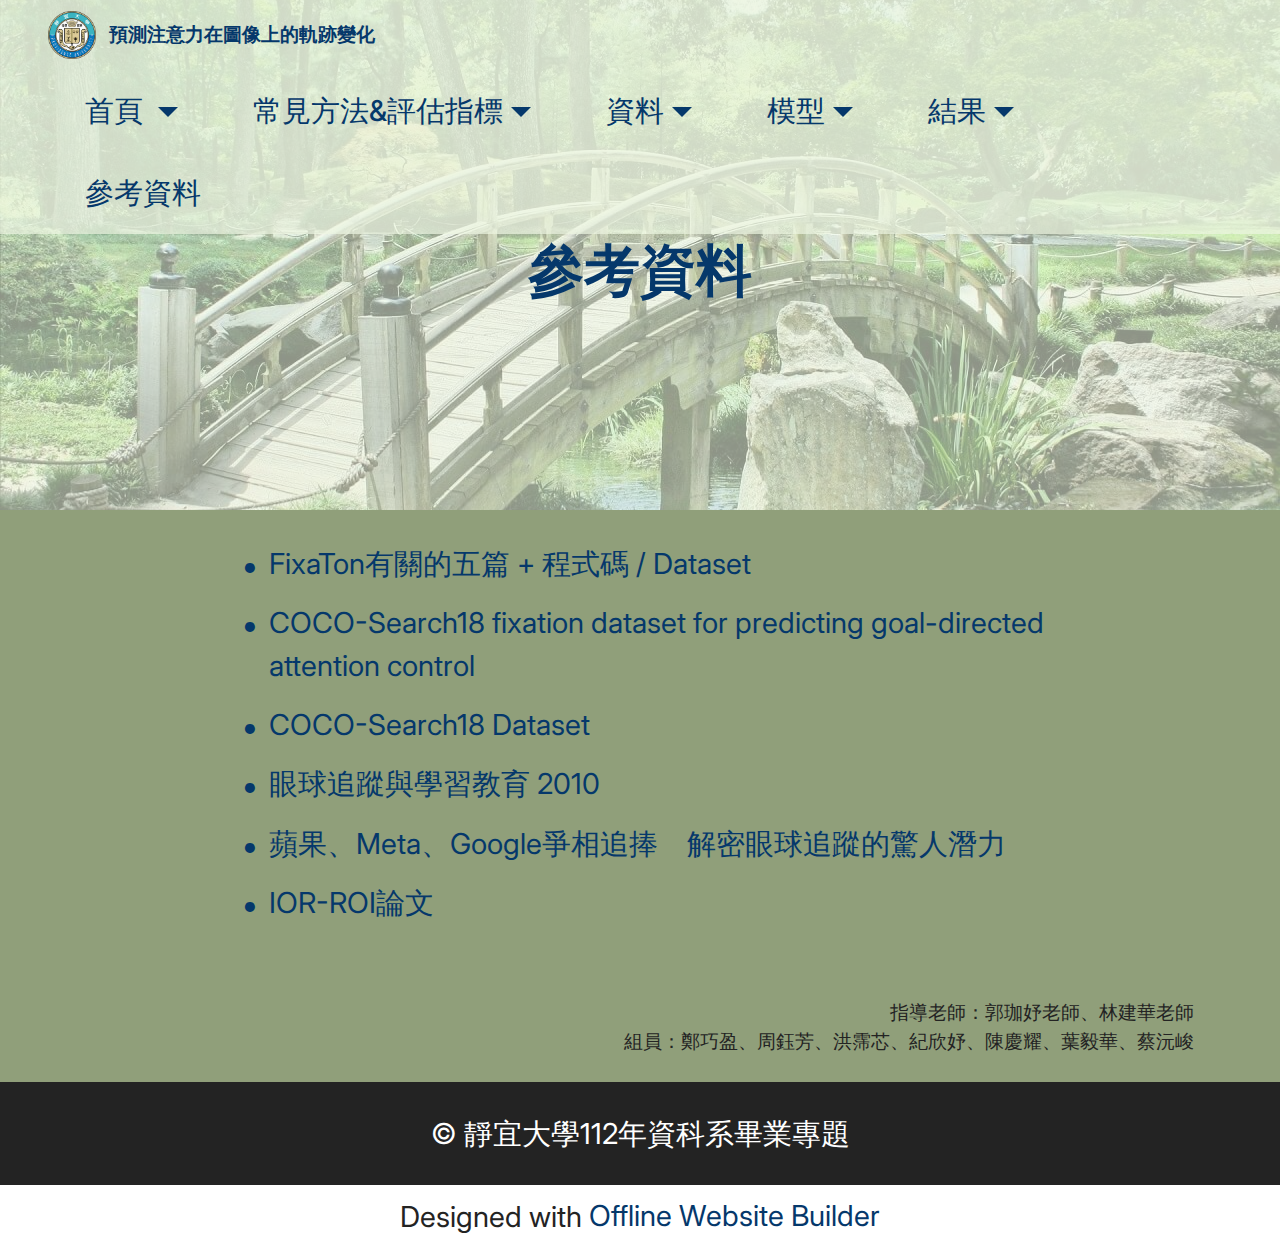
<file: references.html>
<!DOCTYPE html>
<html  >
<head>
  <!-- Site made with Mobirise Website Builder v5.8.4, https://mobirise.com -->
  <meta charset="UTF-8">
  <meta http-equiv="X-UA-Compatible" content="IE=edge">
  <meta name="generator" content="Mobirise v5.8.4, mobirise.com">
  <meta name="viewport" content="width=device-width, initial-scale=1, minimum-scale=1">
  <link rel="shortcut icon" href="assets/images/0.png" type="image/x-icon">
  <meta name="description" content="">
  
  
  <title>references</title>
  <link rel="stylesheet" href="assets/bootstrap/css/bootstrap.min.css">
  <link rel="stylesheet" href="assets/bootstrap/css/bootstrap-grid.min.css">
  <link rel="stylesheet" href="assets/bootstrap/css/bootstrap-reboot.min.css">
  <link rel="stylesheet" href="assets/dropdown/css/style.css">
  <link rel="stylesheet" href="assets/socicon/css/styles.css">
  <link rel="stylesheet" href="assets/theme/css/style.css">
  <link rel="preload" href="https://fonts.googleapis.com/css?family=Inter:100,200,300,400,500,600,700,800,900&display=swap" as="style" onload="this.onload=null;this.rel='stylesheet'">
  <noscript><link rel="stylesheet" href="https://fonts.googleapis.com/css?family=Inter:100,200,300,400,500,600,700,800,900&display=swap"></noscript>
  <link rel="preload" as="style" href="assets/mobirise/css/mbr-additional.css"><link rel="stylesheet" href="assets/mobirise/css/mbr-additional.css" type="text/css">

  
  
  
</head>
<body>
  
  <section data-bs-version="5.1" class="menu menu3 cid-tBcy6hNJqn" once="menu" id="menu3-1q">
    
    <nav class="navbar navbar-dropdown navbar-expand-lg">
        <div class="container-fluid">
            <div class="navbar-brand">
                <span class="navbar-logo">
                    <a href="https://mobiri.se">
                        <img src="assets/images/0.png" alt="Mobirise Website Builder" style="height: 3rem;">
                    </a>
                </span>
                <span class="navbar-caption-wrap"><a class="navbar-caption text-primary display-5" href="https://mobiri.se">預測注意力在圖像上的軌跡變化</a></span>
            </div>
            <button class="navbar-toggler" type="button" data-toggle="collapse" data-bs-toggle="collapse" data-target="#navbarSupportedContent" data-bs-target="#navbarSupportedContent" aria-controls="navbarNavAltMarkup" aria-expanded="false" aria-label="Toggle navigation">
                <div class="hamburger">
                    <span></span>
                    <span></span>
                    <span></span>
                    <span></span>
                </div>
            </button>
            <div class="collapse navbar-collapse" id="navbarSupportedContent">
                <ul class="navbar-nav nav-dropdown nav-right" data-app-modern-menu="true"><li class="nav-item dropdown"><a class="nav-link link text-primary dropdown-toggle display-7" href="#top" data-toggle="dropdown-submenu" data-bs-toggle="dropdown" data-bs-auto-close="outside" aria-expanded="false">首頁&nbsp;</a><div class="dropdown-menu" aria-labelledby="dropdown-593"><a class="text-primary dropdown-item display-7" href="index.html#content4-5">摘要</a><a class="text-primary show dropdown-item display-7" href="index.html#header10-0">動機</a><a class="text-primary show dropdown-item display-7" href="index.html#content4-4">研究目的</a><a class="text-primary show dropdown-item display-7" href="index.html#header10-5">研究流程</a></div></li>
                    
                    <li class="nav-item dropdown"><a class="nav-link link text-primary dropdown-toggle display-7" href="index.html#content4-5" data-toggle="dropdown-submenu" data-bs-toggle="dropdown" data-bs-auto-close="outside" aria-expanded="false">常見方法&amp;評估指標</a><div class="dropdown-menu" aria-labelledby="dropdown-228"><div class="dropdown"><a class="text-primary dropdown-item dropdown-toggle display-7" href="index.html#content4-5" data-toggle="dropdown-submenu" data-bs-toggle="dropdown" data-bs-auto-close="outside" aria-expanded="false">目前常見方法</a><div class="dropdown-menu dropdown-submenu" aria-labelledby="dropdown-612"><a class="text-primary show dropdown-item display-7" href="method.html#features12-e">RNN</a><a class="text-primary show dropdown-item display-7" href="method.html#features12-f">LSTM</a><a class="text-primary dropdown-item show display-7" href="method.html#features12-g">IOR-ROI-LSTM</a></div></div><div class="dropdown"><a class="text-primary dropdown-item dropdown-toggle display-7" href="index.html#content4-5" data-toggle="dropdown-submenu" data-bs-toggle="dropdown" data-bs-auto-close="outside" aria-expanded="false">評估指標</a><div class="dropdown-menu dropdown-submenu" aria-labelledby="dropdown-810"><a class="text-primary dropdown-item show display-7" href="method.html#features18-13" aria-expanded="false">Multi Match</a></div></div></div></li><li class="nav-item dropdown"><a class="nav-link link text-primary dropdown-toggle show display-7" href="index.html#content4-6" data-toggle="dropdown-submenu" data-bs-toggle="dropdown" data-bs-auto-close="outside" aria-expanded="false">資料</a><div class="dropdown-menu show" aria-labelledby="dropdown-317" data-bs-popper="none"><div class="dropdown"><a class="text-primary dropdown-item dropdown-toggle show display-7" href="index.html#content4-6" data-toggle="dropdown-submenu" data-bs-toggle="dropdown" data-bs-auto-close="outside" aria-expanded="false">介紹</a><div class="dropdown-menu dropdown-submenu show" aria-labelledby="dropdown-270" data-bs-popper="none"><a class="text-primary dropdown-item display-7" href="data.html#content4-26">MIT1003</a><a class="text-primary dropdown-item show display-7" href="data.html#content14-27">SALICON</a></div></div><a class="text-primary show dropdown-item display-7" href="data.html#header10-2a">資料處理流程</a></div>
                    </li><li class="nav-item dropdown"><a class="nav-link link text-primary dropdown-toggle display-7" href="index.html#features16-9" data-toggle="dropdown-submenu" data-bs-toggle="dropdown" data-bs-auto-close="outside" aria-expanded="false">模型</a><div class="dropdown-menu" aria-labelledby="dropdown-322"><a class="text-primary dropdown-item display-7" href="model.html#header10-1d">架構</a><a class="text-primary show dropdown-item display-7" href="model.html#header10-1f">全圖模型</a><a class="text-primary show dropdown-item display-7" href="model.html#header10-2b">單圖模型</a></div></li><li class="nav-item dropdown"><a class="nav-link link text-primary dropdown-toggle display-7" href="index.html#features16-9" data-toggle="dropdown-submenu" data-bs-toggle="dropdown" data-bs-auto-close="outside" aria-expanded="false">結果</a><div class="dropdown-menu" aria-labelledby="dropdown-544"><a class="text-primary dropdown-item display-7" href="result.html#content4-1m">全圖模型</a><a class="text-primary show dropdown-item display-7" href="result.html#content4-1o">單圖模型</a><a class="text-primary show dropdown-item display-7" href="result.html#content4-2h">結論</a></div></li><li class="nav-item"><a class="nav-link link text-primary display-7" href="references.html">參考資料</a></li></ul>
                
                
            </div>
        </div>
    </nav>
</section>

<section data-bs-version="5.1" class="header1 cid-tBcy6jce9B" id="header1-1r">

    

    <div class="mbr-overlay" style="opacity: 0.6; background-color: rgb(237, 245, 225);"></div>

    <div class="container">
        <div class="row justify-content-center">
            <div class="col-12 col-lg-8">
                <h1 class="mbr-section-title mbr-fonts-style mb-3 display-1"><strong>參考資料</strong></h1>
                
                
                
            </div>
        </div>
    </div>
</section>

<section data-bs-version="5.1" class="content14 cid-tBcBahoinO" id="content14-1z">
    

    
    
    
    <div class="container">
        <div class="row justify-content-center">
            <div class="col-md-12 col-lg-9">
                    
                <ul class="list mbr-fonts-style display-7">
                    <li><a href="https://paperswithcode.com/task/scanpath-prediction" class="text-primary" target="_blank">FixaTon有關的五篇 + 程式碼 / Dataset</a> 
</li><li><a href="https://www.nature.com/articles/s41598-021-87715-9" class="text-primary" target="_blank">COCO-Search18 fixation dataset for predicting goal-directed attention control</a>  
</li><li><a href="https://saliency.tuebingen.ai/datasets/COCO-Search18/" class="text-primary" target="_blank">COCO-Search18 Dataset</a>
</li><li><a href="http://jntnu.ord.ntnu.edu.tw/Uploads/Papers/634594727113978000.pdf" class="text-primary" target="_blank">眼球追蹤與學習教育 2010</a>
</li><li><a href="https://www.mirrormedia.mg/story/20220622ind002/" class="text-primary" target="_blank">蘋果、Meta、Google爭相追捧　解密眼球追蹤的驚人潛力</a>
</li><li><a href="https://www.ijcai.org/proceedings/2018/89" class="text-primary" target="_blank">IOR-ROI論文</a></li>
                </ul>
            </div>
        </div>
    </div>
</section>

<section data-bs-version="5.1" class="content6 cid-tBdeERlPzh" id="content6-2s">
    
    <div class="container">
        <div class="row justify-content-center">
            <div class="col-md-12 col-lg-12">
                <hr class="line">
                <p class="mbr-text align-center mbr-fonts-style my-4 display-5">指導老師：郭珈妤老師、林建華老師<br> 組員：鄭巧盈、周鈺芳、洪霈芯、紀欣妤、陳慶耀、葉毅華、蔡沅峻</p>
                <hr class="line">
            </div>
        </div>
    </div>
</section>

<section data-bs-version="5.1" class="footer7 cid-tBd9P2h2dF" once="footers" id="footer7-2o">

    

    

    <div class="container">
        <div class="media-container-row align-center mbr-white">
            <div class="col-12">
                <p class="mbr-text mb-0 mbr-fonts-style display-7">
                    ©&nbsp;靜宜大學112年資科系畢業專題</p>
            </div>
        </div>
    </div>
</section><section class="display-7" style="padding: 0;align-items: center;justify-content: center;flex-wrap: wrap;    align-content: center;display: flex;position: relative;height: 4rem;"><a href="https://mobiri.se/" style="flex: 1 1;height: 4rem;position: absolute;width: 100%;z-index: 1;"><img alt="" style="height: 4rem;" src="[data-uri]"></a><p style="margin: 0;text-align: center;" class="display-7">Designed with &#8204;</p><a style="z-index:1" href="https://mobirise.com/offline-website-builder.html">Offline Website Builder</a></section><script src="assets/bootstrap/js/bootstrap.bundle.min.js"></script>  <script src="assets/smoothscroll/smooth-scroll.js"></script>  <script src="assets/ytplayer/index.js"></script>  <script src="assets/dropdown/js/navbar-dropdown.js"></script>  <script src="assets/theme/js/script.js"></script>  
  
  
</body>
</html>
</file>
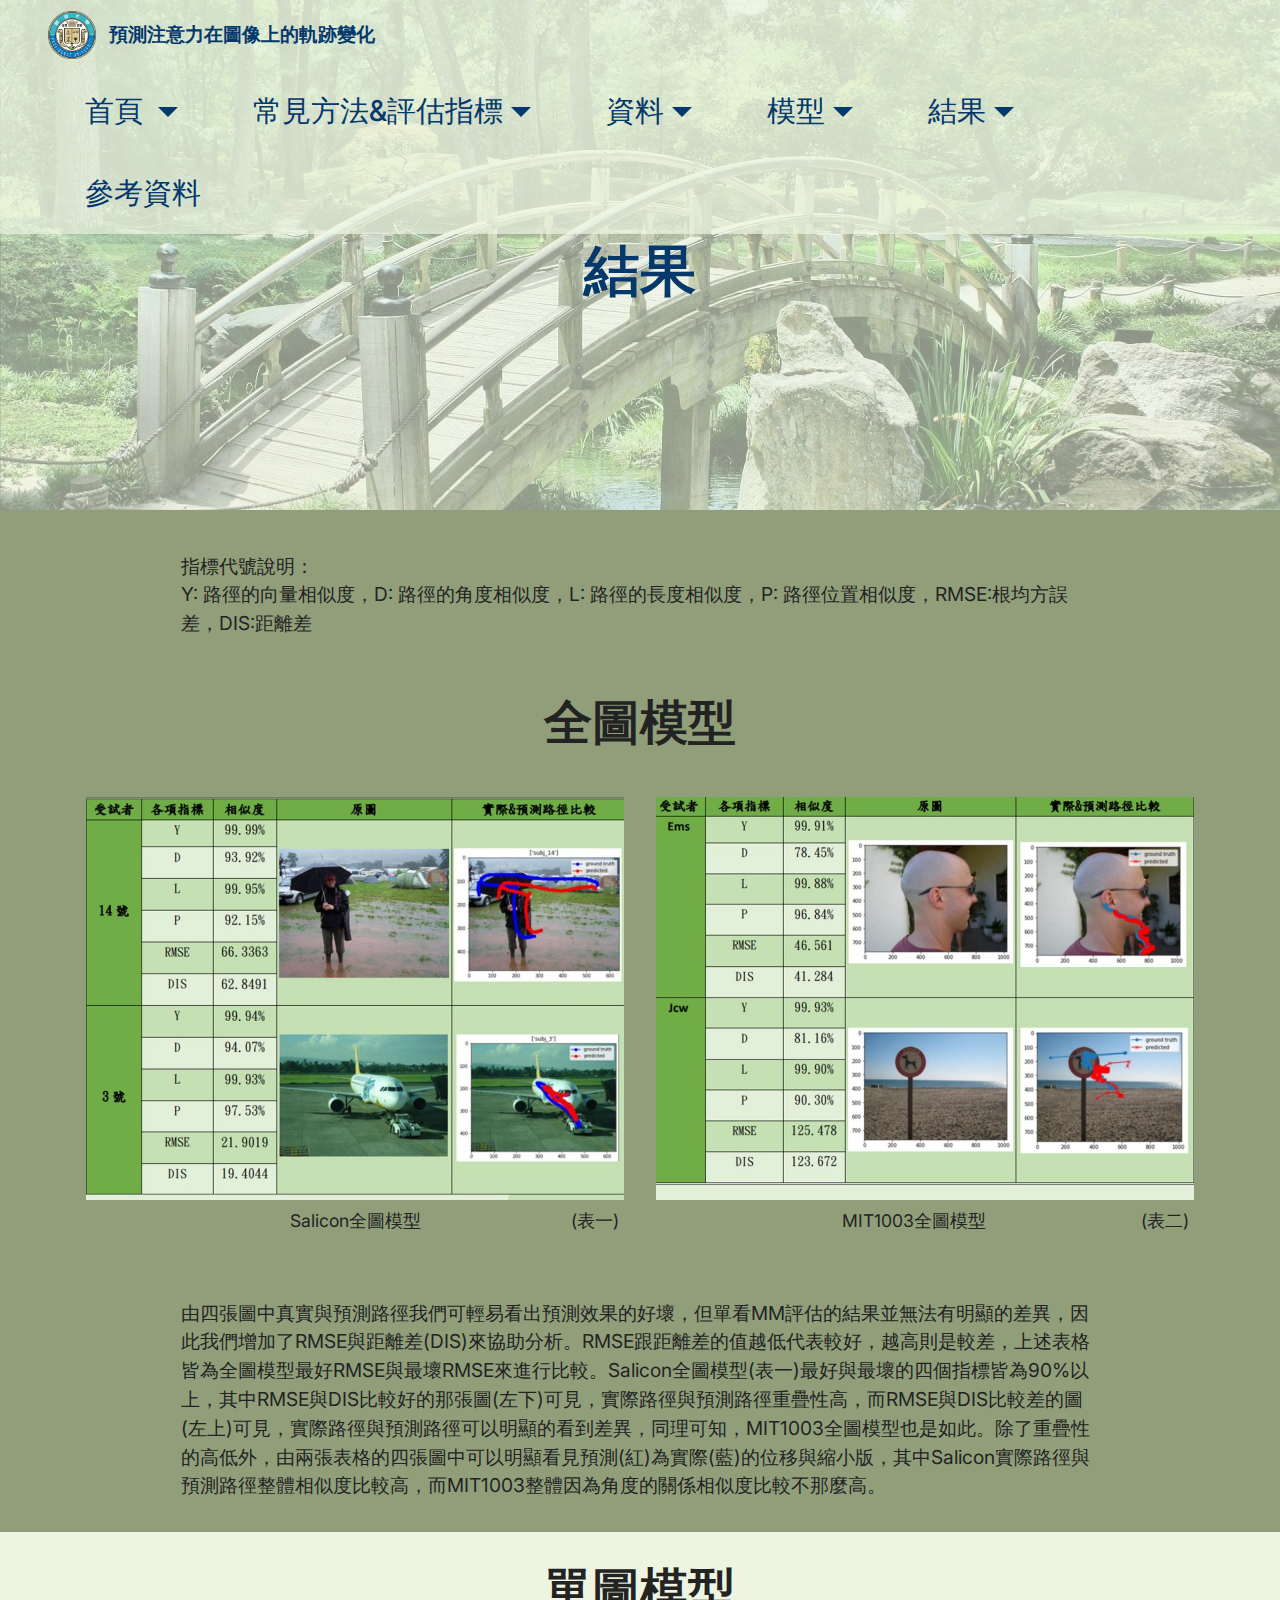
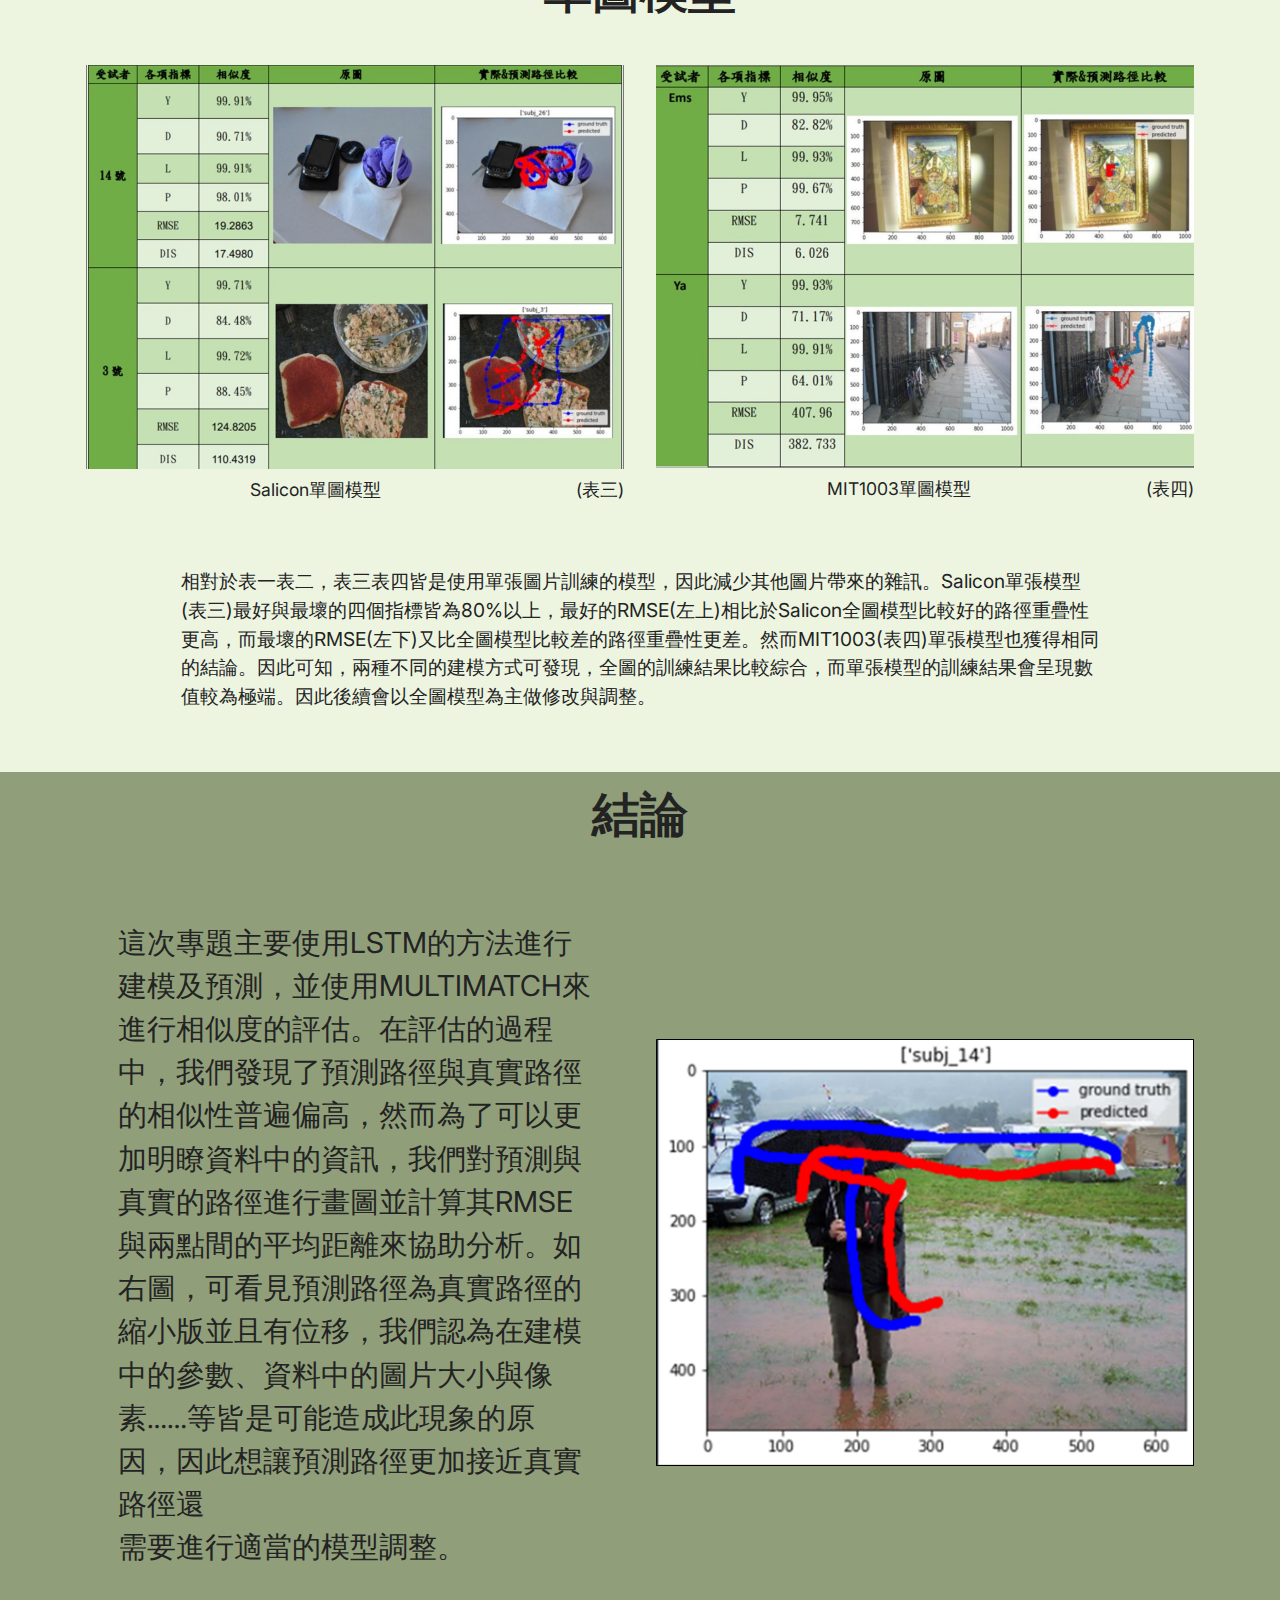
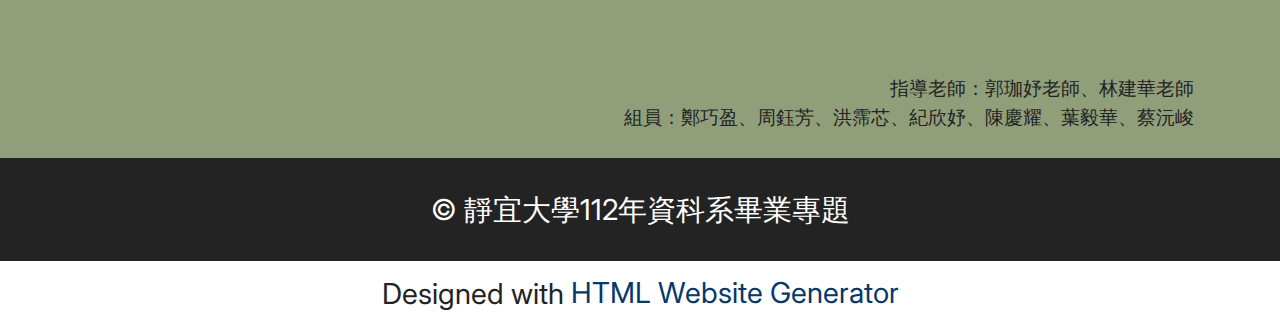
<file: result.html>
<!DOCTYPE html>
<html  >
<head>
  <!-- Site made with Mobirise Website Builder v5.8.4, https://mobirise.com -->
  <meta charset="UTF-8">
  <meta http-equiv="X-UA-Compatible" content="IE=edge">
  <meta name="generator" content="Mobirise v5.8.4, mobirise.com">
  <meta name="viewport" content="width=device-width, initial-scale=1, minimum-scale=1">
  <link rel="shortcut icon" href="assets/images/0.png" type="image/x-icon">
  <meta name="description" content="">
  
  
  <title>result</title>
  <link rel="stylesheet" href="assets/bootstrap/css/bootstrap.min.css">
  <link rel="stylesheet" href="assets/bootstrap/css/bootstrap-grid.min.css">
  <link rel="stylesheet" href="assets/bootstrap/css/bootstrap-reboot.min.css">
  <link rel="stylesheet" href="assets/dropdown/css/style.css">
  <link rel="stylesheet" href="assets/socicon/css/styles.css">
  <link rel="stylesheet" href="assets/theme/css/style.css">
  <link rel="preload" href="https://fonts.googleapis.com/css?family=Inter:100,200,300,400,500,600,700,800,900&display=swap" as="style" onload="this.onload=null;this.rel='stylesheet'">
  <noscript><link rel="stylesheet" href="https://fonts.googleapis.com/css?family=Inter:100,200,300,400,500,600,700,800,900&display=swap"></noscript>
  <link rel="preload" as="style" href="assets/mobirise/css/mbr-additional.css"><link rel="stylesheet" href="assets/mobirise/css/mbr-additional.css" type="text/css">

  
  
  
</head>
<body>
  
  <section data-bs-version="5.1" class="menu menu3 cid-tBcxEKyy3J" once="menu" id="menu3-1i">
    
    <nav class="navbar navbar-dropdown navbar-expand-lg">
        <div class="container-fluid">
            <div class="navbar-brand">
                <span class="navbar-logo">
                    <a href="https://mobiri.se">
                        <img src="assets/images/0.png" alt="Mobirise Website Builder" style="height: 3rem;">
                    </a>
                </span>
                <span class="navbar-caption-wrap"><a class="navbar-caption text-primary display-5" href="https://mobiri.se">預測注意力在圖像上的軌跡變化</a></span>
            </div>
            <button class="navbar-toggler" type="button" data-toggle="collapse" data-bs-toggle="collapse" data-target="#navbarSupportedContent" data-bs-target="#navbarSupportedContent" aria-controls="navbarNavAltMarkup" aria-expanded="false" aria-label="Toggle navigation">
                <div class="hamburger">
                    <span></span>
                    <span></span>
                    <span></span>
                    <span></span>
                </div>
            </button>
            <div class="collapse navbar-collapse" id="navbarSupportedContent">
                <ul class="navbar-nav nav-dropdown nav-right" data-app-modern-menu="true"><li class="nav-item dropdown"><a class="nav-link link text-primary dropdown-toggle display-7" href="#top" data-toggle="dropdown-submenu" data-bs-toggle="dropdown" data-bs-auto-close="outside" aria-expanded="false">首頁&nbsp;</a><div class="dropdown-menu" aria-labelledby="dropdown-593"><a class="text-primary dropdown-item display-7" href="index.html#content4-5">摘要</a><a class="text-primary show dropdown-item display-7" href="index.html#header10-0">動機</a><a class="text-primary show dropdown-item display-7" href="index.html#content4-4">研究目的</a><a class="text-primary show dropdown-item display-7" href="index.html#header10-5">研究流程</a></div></li>
                    
                    <li class="nav-item dropdown"><a class="nav-link link text-primary dropdown-toggle display-7" href="index.html#content4-5" data-toggle="dropdown-submenu" data-bs-toggle="dropdown" data-bs-auto-close="outside" aria-expanded="false">常見方法&amp;評估指標</a><div class="dropdown-menu" aria-labelledby="dropdown-228"><div class="dropdown"><a class="text-primary dropdown-item dropdown-toggle display-7" href="index.html#content4-5" data-toggle="dropdown-submenu" data-bs-toggle="dropdown" data-bs-auto-close="outside" aria-expanded="false">目前常見方法</a><div class="dropdown-menu dropdown-submenu" aria-labelledby="dropdown-612"><a class="text-primary show dropdown-item display-7" href="method.html#features12-e">RNN</a><a class="text-primary show dropdown-item display-7" href="method.html#features12-f">LSTM</a><a class="text-primary dropdown-item show display-7" href="method.html#features12-g">IOR-ROI-LSTM</a></div></div><div class="dropdown"><a class="text-primary dropdown-item dropdown-toggle display-7" href="index.html#content4-5" data-toggle="dropdown-submenu" data-bs-toggle="dropdown" data-bs-auto-close="outside" aria-expanded="false">評估指標</a><div class="dropdown-menu dropdown-submenu" aria-labelledby="dropdown-810"><a class="text-primary dropdown-item show display-7" href="method.html#features18-13" aria-expanded="false">Multi Match</a></div></div></div></li><li class="nav-item dropdown"><a class="nav-link link text-primary dropdown-toggle show display-7" href="index.html#content4-6" data-toggle="dropdown-submenu" data-bs-toggle="dropdown" data-bs-auto-close="outside" aria-expanded="false">資料</a><div class="dropdown-menu show" aria-labelledby="dropdown-317" data-bs-popper="none"><div class="dropdown"><a class="text-primary dropdown-item dropdown-toggle show display-7" href="index.html#content4-6" data-toggle="dropdown-submenu" data-bs-toggle="dropdown" data-bs-auto-close="outside" aria-expanded="false">介紹</a><div class="dropdown-menu dropdown-submenu show" aria-labelledby="dropdown-270" data-bs-popper="none"><a class="text-primary dropdown-item display-7" href="data.html#content4-26">MIT1003</a><a class="text-primary dropdown-item show display-7" href="data.html#content14-27">SALICON</a></div></div><a class="text-primary show dropdown-item display-7" href="data.html#header10-2a">資料處理流程</a></div>
                    </li><li class="nav-item dropdown"><a class="nav-link link text-primary dropdown-toggle display-7" href="index.html#features16-9" data-toggle="dropdown-submenu" data-bs-toggle="dropdown" data-bs-auto-close="outside" aria-expanded="false">模型</a><div class="dropdown-menu" aria-labelledby="dropdown-322"><a class="text-primary dropdown-item display-7" href="model.html#header10-1d">架構</a><a class="text-primary show dropdown-item display-7" href="model.html#header10-1f">全圖模型</a><a class="text-primary show dropdown-item display-7" href="model.html#header10-2b">單圖模型</a></div></li><li class="nav-item dropdown"><a class="nav-link link text-primary dropdown-toggle display-7" href="index.html#features16-9" data-toggle="dropdown-submenu" data-bs-toggle="dropdown" data-bs-auto-close="outside" aria-expanded="false">結果</a><div class="dropdown-menu" aria-labelledby="dropdown-544"><a class="text-primary dropdown-item display-7" href="result.html#content4-1m">全圖模型</a><a class="text-primary show dropdown-item display-7" href="result.html#content4-1o">單圖模型</a><a class="text-primary show dropdown-item display-7" href="result.html#content4-2h">結論</a></div></li><li class="nav-item"><a class="nav-link link text-primary display-7" href="references.html">參考資料</a></li></ul>
                
                
            </div>
        </div>
    </nav>
</section>

<section data-bs-version="5.1" class="header1 cid-tBcxEMbIjJ" id="header1-1j">

    

    <div class="mbr-overlay" style="opacity: 0.6; background-color: rgb(237, 245, 225);"></div>

    <div class="container">
        <div class="row justify-content-center">
            <div class="col-12 col-lg-8">
                <h1 class="mbr-section-title mbr-fonts-style mb-3 display-1"><strong>結果</strong></h1>
                
                
                
            </div>
        </div>
    </div>
</section>

<section data-bs-version="5.1" class="content6 cid-tBd1eFtTIQ" id="content6-2e">
    
    <div class="container">
        <div class="row justify-content-center">
            <div class="col-md-12 col-lg-10">
                <hr class="line">
                <p class="mbr-text align-center mbr-fonts-style my-4 display-5">指標代號說明：<br>Y: 路徑的向量相似度，D: 路徑的角度相似度，L: 路徑的長度相似度，P: 路徑位置相似度，RMSE:根均方誤差，DIS:距離差&nbsp;<br></p>
                <hr class="line">
            </div>
        </div>
    </div>
</section>

<section data-bs-version="5.1" class="content4 cid-tBcxEPTdr2" id="content4-1m">
    

    
    
    <div class="container">
        <div class="row justify-content-center">
            <div class="title col-md-12 col-lg-10">
                <h3 class="mbr-section-title mbr-fonts-style align-center mb-4 display-2"><strong>全圖模型</strong></h3>
                
                
            </div>
        </div>
    </div>
</section>

<section data-bs-version="5.1" class="image4 cid-tBd09MEkN1" id="image4-2d">
    

    
    

    <div class="container">
        <div class="row">
            <div class="col-12 col-lg-6">
                <div class="image-wrapper">
                    <img src="assets/images/2-9.jpeg" alt="Mobirise Website Builder">
                    <p class="mbr-text mbr-fonts-style mt-2 align-center display-4">MIT1003全圖模型&nbsp; &nbsp; &nbsp; &nbsp; &nbsp; &nbsp; &nbsp; &nbsp; &nbsp; &nbsp; &nbsp; &nbsp; &nbsp; &nbsp; &nbsp; &nbsp;(表二)&nbsp;<br></p>
                </div>
            </div>
            <div class="col-12 col-lg-6">
                <div class="image-wrapper">
                    <img src="assets/images/2-8.jpeg" alt="Mobirise Website Builder">
                    <p class="mbr-text mbr-fonts-style mt-2 align-center display-4">Salicon全圖模型&nbsp; &nbsp; &nbsp; &nbsp; &nbsp; &nbsp; &nbsp; &nbsp; &nbsp; &nbsp; &nbsp; &nbsp; &nbsp; &nbsp; &nbsp; (表一)&nbsp;<br></p>
                </div>
            </div>
        </div>
    </div>
</section>

<section data-bs-version="5.1" class="content5 cid-tBd5UDNGJr" id="content5-2f">
    
    <div class="container">
        <div class="row justify-content-center">
            <div class="col-md-12 col-lg-10">
                
                
                <p class="mbr-text mbr-fonts-style display-5">由四張圖中真實與預測路徑我們可輕易看出預測效果的好壞，但單看MM評估的結果並無法有明顯的差異，因此我們增加了RMSE與距離差(DIS)來協助分析。RMSE跟距離差的值越低代表較好，越高則是較差，上述表格皆為全圖模型最好RMSE與最壞RMSE來進行比較。Salicon全圖模型(表一)最好與最壞的四個指標皆為90%以上，其中RMSE與DIS比較好的那張圖(左下)可見，實際路徑與預測路徑重疊性高，而RMSE與DIS比較差的圖(左上)可見，實際路徑與預測路徑可以明顯的看到差異，同理可知，MIT1003全圖模型也是如此。除了重疊性的高低外，由兩張表格的四張圖中可以明顯看見預測(紅)為實際(藍)的位移與縮小版，其中Salicon實際路徑與預測路徑整體相似度比較高，而MIT1003整體因為角度的關係相似度比較不那麼高。&nbsp;<br></p>
            </div>
        </div>
    </div>
</section>

<section data-bs-version="5.1" class="content4 cid-tBcxESqfyR" id="content4-1o">
    

    
    
    <div class="container">
        <div class="row justify-content-center">
            <div class="title col-md-12 col-lg-10">
                <h3 class="mbr-section-title mbr-fonts-style align-center mb-4 display-2"><strong>單圖模型</strong></h3>
                
                
            </div>
        </div>
    </div>
</section>

<section data-bs-version="5.1" class="image4 cid-tBd06n7lWs" id="image4-2c">
    

    
    

    <div class="container">
        <div class="row">
            <div class="col-12 col-lg-6">
                <div class="image-wrapper">
                    <img src="assets/images/2-7.jpeg" alt="Mobirise Website Builder">
                    <p class="mbr-text mbr-fonts-style mt-2 align-center display-4">MIT1003單圖模型&nbsp; &nbsp; &nbsp; &nbsp; &nbsp; &nbsp; &nbsp; &nbsp; &nbsp; &nbsp; &nbsp; &nbsp; &nbsp; &nbsp; &nbsp; &nbsp; &nbsp; &nbsp;(表四)<br></p>
                </div>
            </div>
            <div class="col-12 col-lg-6">
                <div class="image-wrapper">
                    <img src="assets/images/2-6.jpeg" alt="Mobirise Website Builder">
                    <p class="mbr-text mbr-fonts-style mt-2 align-center display-4">Salicon單圖模型&nbsp; &nbsp; &nbsp; &nbsp; &nbsp; &nbsp; &nbsp; &nbsp; &nbsp; &nbsp; &nbsp; &nbsp; &nbsp; &nbsp; &nbsp; &nbsp; &nbsp; &nbsp; &nbsp; &nbsp;(表三)<br></p>
                </div>
            </div>
        </div>
    </div>
</section>

<section data-bs-version="5.1" class="content5 cid-tBd5WoU69D" id="content5-2g">
    
    <div class="container">
        <div class="row justify-content-center">
            <div class="col-md-12 col-lg-10">
                
                
                <p class="mbr-text mbr-fonts-style display-5">相對於表一表二，表三表四皆是使用單張圖片訓練的模型，因此減少其他圖片帶來的雜訊。Salicon單張模型(表三)最好與最壞的四個指標皆為80%以上，最好的RMSE(左上)相比於Salicon全圖模型比較好的路徑重疊性更高，而最壞的RMSE(左下)又比全圖模型比較差的路徑重疊性更差。然而MIT1003(表四)單張模型也獲得相同的結論。因此可知，兩種不同的建模方式可發現，全圖的訓練結果比較綜合，而單張模型的訓練結果會呈現數值較為極端。因此後續會以全圖模型為主做修改與調整。
<br>
<br></p>
            </div>
        </div>
    </div>
</section>

<section data-bs-version="5.1" class="content4 cid-tBd5XU0Uv6" id="content4-2h">
    

    
    
    <div class="container">
        <div class="row justify-content-center">
            <div class="title col-md-12 col-lg-10">
                <h3 class="mbr-section-title mbr-fonts-style align-center mb-4 display-2"><strong>結論</strong></h3>
                
                
            </div>
        </div>
    </div>
</section>

<section data-bs-version="5.1" class="image2 cid-tBd6ZoW0bT" id="image2-2i">
    

    
    

    <div class="container">
        <div class="row align-items-center">
            <div class="col-12 col-lg-6">
                <div class="image-wrapper">
                    <img src="assets/images/img3.png" alt="Mobirise Website Builder">
                    
                </div>
            </div>
            <div class="col-12 col-lg">
                <div class="text-wrapper">
                    
                    <p class="mbr-text mbr-fonts-style display-7">這次專題主要使用LSTM的方法進行建模及預測，並使用MULTIMATCH來進行相似度的評估。在評估的過程中，我們發現了預測路徑與真實路徑的相似性普遍偏高，然而為了可以更加明瞭資料中的資訊，我們對預測與真實的路徑進行畫圖並計算其RMSE與兩點間的平均距離來協助分析。如右圖，可看見預測路徑為真實路徑的縮小版並且有位移，我們認為在建模中的參數、資料中的圖片大小與像素……等皆是可能造成此現象的原因，因此想讓預測路徑更加接近真實路徑還
<br>需要進行適當的模型調整。&nbsp;<br></p>
                </div>
            </div>
        </div>
    </div>
</section>

<section data-bs-version="5.1" class="content6 cid-tBdeu8Mlw3" id="content6-2r">
    
    <div class="container">
        <div class="row justify-content-center">
            <div class="col-md-12 col-lg-12">
                <hr class="line">
                <p class="mbr-text align-center mbr-fonts-style my-4 display-5">指導老師：郭珈妤老師、林建華老師<br> 組員：鄭巧盈、周鈺芳、洪霈芯、紀欣妤、陳慶耀、葉毅華、蔡沅峻</p>
                <hr class="line">
            </div>
        </div>
    </div>
</section>

<section data-bs-version="5.1" class="footer7 cid-tBd9P2h2dF" once="footers" id="footer7-2o">

    

    

    <div class="container">
        <div class="media-container-row align-center mbr-white">
            <div class="col-12">
                <p class="mbr-text mb-0 mbr-fonts-style display-7">
                    ©&nbsp;靜宜大學112年資科系畢業專題</p>
            </div>
        </div>
    </div>
</section><section class="display-7" style="padding: 0;align-items: center;justify-content: center;flex-wrap: wrap;    align-content: center;display: flex;position: relative;height: 4rem;"><a href="https://mobiri.se/" style="flex: 1 1;height: 4rem;position: absolute;width: 100%;z-index: 1;"><img alt="" style="height: 4rem;" src="[data-uri]"></a><p style="margin: 0;text-align: center;" class="display-7">Designed with &#8204;</p><a style="z-index:1" href="https://mobirise.com/html-builder.html">HTML Website Generator</a></section><script src="assets/bootstrap/js/bootstrap.bundle.min.js"></script>  <script src="assets/smoothscroll/smooth-scroll.js"></script>  <script src="assets/ytplayer/index.js"></script>  <script src="assets/dropdown/js/navbar-dropdown.js"></script>  <script src="assets/theme/js/script.js"></script>  
  
  
</body>
</html>
</file>
<file: assets/dropdown/css/style.css>
.navbar-dropdown {
  left: 0;
  padding: 0;
  position: absolute;
  right: 0;
  top: 0;
  transition: all 0.45s ease;
  z-index: 1030;
  background: #282828; }
  .navbar-dropdown .navbar-logo {
    margin-right: 0.8rem;
    transition: margin 0.3s ease-in-out;
    vertical-align: middle; }
    .navbar-dropdown .navbar-logo img {
      height: 3.125rem;
      transition: all 0.3s ease-in-out; }
    .navbar-dropdown .navbar-logo.mbr-iconfont {
      font-size: 3.125rem;
      line-height: 3.125rem; }
  .navbar-dropdown .navbar-caption {
    font-weight: 700;
    white-space: normal;
    vertical-align: -4px;
    line-height: 3.125rem !important; }
    .navbar-dropdown .navbar-caption, .navbar-dropdown .navbar-caption:hover {
      color: inherit;
      text-decoration: none; }
  .navbar-dropdown .mbr-iconfont + .navbar-caption {
    vertical-align: -1px; }
  .navbar-dropdown.navbar-fixed-top {
    position: fixed; }
  .navbar-dropdown .navbar-brand span {
    vertical-align: -4px; }
  .navbar-dropdown.bg-color.transparent {
    background: none; }
  .navbar-dropdown.navbar-short .navbar-brand {
    padding: 0.625rem 0; }
    .navbar-dropdown.navbar-short .navbar-brand span {
      vertical-align: -1px; }
  .navbar-dropdown.navbar-short .navbar-caption {
    line-height: 2.375rem !important;
    vertical-align: -2px; }
  .navbar-dropdown.navbar-short .navbar-logo {
    margin-right: 0.5rem; }
    .navbar-dropdown.navbar-short .navbar-logo img {
      height: 2.375rem; }
    .navbar-dropdown.navbar-short .navbar-logo.mbr-iconfont {
      font-size: 2.375rem;
      line-height: 2.375rem; }
  .navbar-dropdown.navbar-short .mbr-table-cell {
    height: 3.625rem; }
  .navbar-dropdown .navbar-close {
    left: 0.6875rem;
    position: fixed;
    top: 0.75rem;
    z-index: 1000; }
  .navbar-dropdown .hamburger-icon {
    content: "";
    display: inline-block;
    vertical-align: middle;
    width: 16px;
    -webkit-box-shadow: 0 -6px 0 1px #282828,0 0 0 1px #282828,0 6px 0 1px #282828;
    -moz-box-shadow: 0 -6px 0 1px #282828,0 0 0 1px #282828,0 6px 0 1px #282828;
    box-shadow: 0 -6px 0 1px #282828,0 0 0 1px #282828,0 6px 0 1px #282828; }

.dropdown-menu .dropdown-toggle[data-toggle="dropdown-submenu"]::after {
  border-bottom: 0.35em solid transparent;
  border-left: 0.35em solid;
  border-right: 0;
  border-top: 0.35em solid transparent;
  margin-left: 0.3rem; }

.dropdown-menu .dropdown-item:focus {
  outline: 0; }

.nav-dropdown {
  font-size: 0.75rem;
  font-weight: 500;
  height: auto !important; }
  .nav-dropdown .nav-btn {
    padding-left: 1rem; }
  .nav-dropdown .link {
    margin: .667em 1.667em;
    font-weight: 500;
    padding: 0;
    transition: color .2s ease-in-out; }
    .nav-dropdown .link.dropdown-toggle {
      margin-right: 2.583em; }
      .nav-dropdown .link.dropdown-toggle::after {
        margin-left: .25rem;
        border-top: 0.35em solid;
        border-right: 0.35em solid transparent;
        border-left: 0.35em solid transparent;
        border-bottom: 0; }
      .nav-dropdown .link.dropdown-toggle[aria-expanded="true"] {
        margin: 0;
        padding: 0.667em 3.263em  0.667em 1.667em; }
  .nav-dropdown .link::after,
  .nav-dropdown .dropdown-item::after {
    color: inherit; }
  .nav-dropdown .btn {
    font-size: 0.75rem;
    font-weight: 700;
    letter-spacing: 0;
    margin-bottom: 0;
    padding-left: 1.25rem;
    padding-right: 1.25rem; }
  .nav-dropdown .dropdown-menu {
    border-radius: 0;
    border: 0;
    left: 0;
    margin: 0;
    padding-bottom: 1.25rem;
    padding-top: 1.25rem;
    position: relative; }
  .nav-dropdown .dropdown-submenu {
    margin-left: 0.125rem;
    top: 0; }
  .nav-dropdown .dropdown-item {
    font-weight: 500;
    line-height: 2;
    padding: 0.3846em 4.615em 0.3846em 1.5385em;
    position: relative;
    transition: color .2s ease-in-out, background-color .2s ease-in-out; }
    .nav-dropdown .dropdown-item::after {
      margin-top: -0.3077em;
      position: absolute;
      right: 1.1538em;
      top: 50%; }
    .nav-dropdown .dropdown-item:focus, .nav-dropdown .dropdown-item:hover {
      background: none; }

@media (max-width: 767px) {
  .nav-dropdown.navbar-toggleable-sm {
    bottom: 0;
    display: none;
    left: 0;
    overflow-x: hidden;
    position: fixed;
    top: 0;
    transform: translateX(-100%);
    -ms-transform: translateX(-100%);
    -webkit-transform: translateX(-100%);
    width: 18.75rem;
    z-index: 999; } }
.nav-dropdown.navbar-toggleable-xl {
  bottom: 0;
  display: none;
  left: 0;
  overflow-x: hidden;
  position: fixed;
  top: 0;
  transform: translateX(-100%);
  -ms-transform: translateX(-100%);
  -webkit-transform: translateX(-100%);
  width: 18.75rem;
  z-index: 999; }

.nav-dropdown-sm {
  display: block !important;
  overflow-x: hidden;
  overflow: auto;
  padding-top: 3.875rem; }
  .nav-dropdown-sm::after {
    content: "";
    display: block;
    height: 3rem;
    width: 100%; }
  .nav-dropdown-sm.collapse.in ~ .navbar-close {
    display: block !important; }
  .nav-dropdown-sm.collapsing, .nav-dropdown-sm.collapse.in {
    transform: translateX(0);
    -ms-transform: translateX(0);
    -webkit-transform: translateX(0);
    transition: all 0.25s ease-out;
    -webkit-transition: all 0.25s ease-out;
    background: #282828; }
  .nav-dropdown-sm.collapsing[aria-expanded="false"] {
    transform: translateX(-100%);
    -ms-transform: translateX(-100%);
    -webkit-transform: translateX(-100%); }
  .nav-dropdown-sm .nav-item {
    display: block;
    margin-left: 0 !important;
    padding-left: 0; }
  .nav-dropdown-sm .link,
  .nav-dropdown-sm .dropdown-item {
    border-top: 1px dotted rgba(255, 255, 255, 0.1);
    font-size: 0.8125rem;
    line-height: 1.6;
    margin: 0 !important;
    padding: 0.875rem 2.4rem 0.875rem 1.5625rem !important;
    position: relative;
    white-space: normal; }
    .nav-dropdown-sm .link:focus, .nav-dropdown-sm .link:hover,
    .nav-dropdown-sm .dropdown-item:focus,
    .nav-dropdown-sm .dropdown-item:hover {
      background: rgba(0, 0, 0, 0.2) !important;
      color: #c0a375; }
  .nav-dropdown-sm .nav-btn {
    position: relative;
    padding: 1.5625rem 1.5625rem 0 1.5625rem; }
    .nav-dropdown-sm .nav-btn::before {
      border-top: 1px dotted rgba(255, 255, 255, 0.1);
      content: "";
      left: 0;
      position: absolute;
      top: 0;
      width: 100%; }
    .nav-dropdown-sm .nav-btn + .nav-btn {
      padding-top: 0.625rem; }
      .nav-dropdown-sm .nav-btn + .nav-btn::before {
        display: none; }
  .nav-dropdown-sm .btn {
    padding: 0.625rem 0; }
  .nav-dropdown-sm .dropdown-toggle[data-toggle="dropdown-submenu"]::after {
    margin-left: .25rem;
    border-top: 0.35em solid;
    border-right: 0.35em solid transparent;
    border-left: 0.35em solid transparent;
    border-bottom: 0; }
  .nav-dropdown-sm .dropdown-toggle[data-toggle="dropdown-submenu"][aria-expanded="true"]::after {
    border-top: 0;
    border-right: 0.35em solid transparent;
    border-left: 0.35em solid transparent;
    border-bottom: 0.35em solid; }
  .nav-dropdown-sm .dropdown-menu {
    margin: 0;
    padding: 0;
    position: relative;
    top: 0;
    left: 0;
    width: 100%;
    border: 0;
    float: none;
    border-radius: 0;
    background: none; }
  .nav-dropdown-sm .dropdown-submenu {
    left: 100%;
    margin-left: 0.125rem;
    margin-top: -1.25rem;
    top: 0; }

.navbar-toggleable-sm .nav-dropdown .dropdown-menu {
  position: absolute; }

.navbar-toggleable-sm .nav-dropdown .dropdown-submenu {
  left: 100%;
  margin-left: 0.125rem;
  margin-top: -1.25rem;
  top: 0; }

.navbar-toggleable-sm.opened .nav-dropdown .dropdown-menu {
  position: relative; }

.navbar-toggleable-sm.opened .nav-dropdown .dropdown-submenu {
  left: 0;
  margin-left: 00rem;
  margin-top: 0rem;
  top: 0; }

.is-builder .nav-dropdown.collapsing {
  transition: none !important; }
</file>
<file: assets/socicon/css/styles.css>
@charset "UTF-8";

@font-face {
  font-family: 'Socicon';
  src:  url('../fonts/socicon.eot');
  src:  url('../fonts/socicon.eot?#iefix') format('embedded-opentype'),
    url('../fonts/socicon.woff2') format('woff2'),
    url('../fonts/socicon.ttf') format('truetype'),
    url('../fonts/socicon.woff') format('woff'),
    url('../fonts/socicon.svg#socicon') format('svg');
  font-weight: normal;
  font-style: normal;
  font-display: swap;
}

[data-icon]:before {
  font-family: "socicon" !important;
  content: attr(data-icon);
  font-style: normal !important;
  font-weight: normal !important;
  font-variant: normal !important;
  text-transform: none !important;
  speak: none;
  line-height: 1;
  -webkit-font-smoothing: antialiased;
  -moz-osx-font-smoothing: grayscale;
}

[class^="socicon-"], [class*=" socicon-"] {
  /* use !important to prevent issues with browser extensions that change fonts */
  font-family: 'Socicon' !important;
  speak: none;
  font-style: normal;
  font-weight: normal;
  font-variant: normal;
  text-transform: none;
  line-height: 1;

  /* Better Font Rendering =========== */
  -webkit-font-smoothing: antialiased;
  -moz-osx-font-smoothing: grayscale;
}

.socicon-eitaa:before {
  content: "\e97c";
}
.socicon-soroush:before {
  content: "\e97d";
}
.socicon-bale:before {
  content: "\e97e";
}
.socicon-zazzle:before {
  content: "\e97b";
}
.socicon-society6:before {
  content: "\e97a";
}
.socicon-redbubble:before {
  content: "\e979";
}
.socicon-avvo:before {
  content: "\e978";
}
.socicon-stitcher:before {
  content: "\e977";
}
.socicon-googlehangouts:before {
  content: "\e974";
}
.socicon-dlive:before {
  content: "\e975";
}
.socicon-vsco:before {
  content: "\e976";
}
.socicon-flipboard:before {
  content: "\e973";
}
.socicon-ubuntu:before {
  content: "\e958";
}
.socicon-artstation:before {
  content: "\e959";
}
.socicon-invision:before {
  content: "\e95a";
}
.socicon-torial:before {
  content: "\e95b";
}
.socicon-collectorz:before {
  content: "\e95c";
}
.socicon-seenthis:before {
  content: "\e95d";
}
.socicon-googleplaymusic:before {
  content: "\e95e";
}
.socicon-debian:before {
  content: "\e95f";
}
.socicon-filmfreeway:before {
  content: "\e960";
}
.socicon-gnome:before {
  content: "\e961";
}
.socicon-itchio:before {
  content: "\e962";
}
.socicon-jamendo:before {
  content: "\e963";
}
.socicon-mix:before {
  content: "\e964";
}
.socicon-sharepoint:before {
  content: "\e965";
}
.socicon-tinder:before {
  content: "\e966";
}
.socicon-windguru:before {
  content: "\e967";
}
.socicon-cdbaby:before {
  content: "\e968";
}
.socicon-elementaryos:before {
  content: "\e969";
}
.socicon-stage32:before {
  content: "\e96a";
}
.socicon-tiktok:before {
  content: "\e96b";
}
.socicon-gitter:before {
  content: "\e96c";
}
.socicon-letterboxd:before {
  content: "\e96d";
}
.socicon-threema:before {
  content: "\e96e";
}
.socicon-splice:before {
  content: "\e96f";
}
.socicon-metapop:before {
  content: "\e970";
}
.socicon-naver:before {
  content: "\e971";
}
.socicon-remote:before {
  content: "\e972";
}
.socicon-internet:before {
  content: "\e957";
}
.socicon-moddb:before {
  content: "\e94b";
}
.socicon-indiedb:before {
  content: "\e94c";
}
.socicon-traxsource:before {
  content: "\e94d";
}
.socicon-gamefor:before {
  content: "\e94e";
}
.socicon-pixiv:before {
  content: "\e94f";
}
.socicon-myanimelist:before {
  content: "\e950";
}
.socicon-blackberry:before {
  content: "\e951";
}
.socicon-wickr:before {
  content: "\e952";
}
.socicon-spip:before {
  content: "\e953";
}
.socicon-napster:before {
  content: "\e954";
}
.socicon-beatport:before {
  content: "\e955";
}
.socicon-hackerone:before {
  content: "\e956";
}
.socicon-hackernews:before {
  content: "\e946";
}
.socicon-smashwords:before {
  content: "\e947";
}
.socicon-kobo:before {
  content: "\e948";
}
.socicon-bookbub:before {
  content: "\e949";
}
.socicon-mailru:before {
  content: "\e94a";
}
.socicon-gitlab:before {
  content: "\e945";
}
.socicon-instructables:before {
  content: "\e944";
}
.socicon-portfolio:before {
  content: "\e943";
}
.socicon-codered:before {
  content: "\e940";
}
.socicon-origin:before {
  content: "\e941";
}
.socicon-nextdoor:before {
  content: "\e942";
}
.socicon-udemy:before {
  content: "\e93f";
}
.socicon-livemaster:before {
  content: "\e93e";
}
.socicon-crunchbase:before {
  content: "\e93b";
}
.socicon-homefy:before {
  content: "\e93c";
}
.socicon-calendly:before {
  content: "\e93d";
}
.socicon-realtor:before {
  content: "\e90f";
}
.socicon-tidal:before {
  content: "\e910";
}
.socicon-qobuz:before {
  content: "\e911";
}
.socicon-natgeo:before {
  content: "\e912";
}
.socicon-mastodon:before {
  content: "\e913";
}
.socicon-unsplash:before {
  content: "\e914";
}
.socicon-homeadvisor:before {
  content: "\e915";
}
.socicon-angieslist:before {
  content: "\e916";
}
.socicon-codepen:before {
  content: "\e917";
}
.socicon-slack:before {
  content: "\e918";
}
.socicon-openaigym:before {
  content: "\e919";
}
.socicon-logmein:before {
  content: "\e91a";
}
.socicon-fiverr:before {
  content: "\e91b";
}
.socicon-gotomeeting:before {
  content: "\e91c";
}
.socicon-aliexpress:before {
  content: "\e91d";
}
.socicon-guru:before {
  content: "\e91e";
}
.socicon-appstore:before {
  content: "\e91f";
}
.socicon-homes:before {
  content: "\e920";
}
.socicon-zoom:before {
  content: "\e921";
}
.socicon-alibaba:before {
  content: "\e922";
}
.socicon-craigslist:before {
  content: "\e923";
}
.socicon-wix:before {
  content: "\e924";
}
.socicon-redfin:before {
  content: "\e925";
}
.socicon-googlecalendar:before {
  content: "\e926";
}
.socicon-shopify:before {
  content: "\e927";
}
.socicon-freelancer:before {
  content: "\e928";
}
.socicon-seedrs:before {
  content: "\e929";
}
.socicon-bing:before {
  content: "\e92a";
}
.socicon-doodle:before {
  content: "\e92b";
}
.socicon-bonanza:before {
  content: "\e92c";
}
.socicon-squarespace:before {
  content: "\e92d";
}
.socicon-toptal:before {
  content: "\e92e";
}
.socicon-gust:before {
  content: "\e92f";
}
.socicon-ask:before {
  content: "\e930";
}
.socicon-trulia:before {
  content: "\e931";
}
.socicon-loomly:before {
  content: "\e932";
}
.socicon-ghost:before {
  content: "\e933";
}
.socicon-upwork:before {
  content: "\e934";
}
.socicon-fundable:before {
  content: "\e935";
}
.socicon-booking:before {
  content: "\e936";
}
.socicon-googlemaps:before {
  content: "\e937";
}
.socicon-zillow:before {
  content: "\e938";
}
.socicon-niconico:before {
  content: "\e939";
}
.socicon-toneden:before {
  content: "\e93a";
}
.socicon-augment:before {
  content: "\e908";
}
.socicon-bitbucket:before {
  content: "\e909";
}
.socicon-fyuse:before {
  content: "\e90a";
}
.socicon-yt-gaming:before {
  content: "\e90b";
}
.socicon-sketchfab:before {
  content: "\e90c";
}
.socicon-mobcrush:before {
  content: "\e90d";
}
.socicon-microsoft:before {
  content: "\e90e";
}
.socicon-pandora:before {
  content: "\e907";
}
.socicon-messenger:before {
  content: "\e906";
}
.socicon-gamewisp:before {
  content: "\e905";
}
.socicon-bloglovin:before {
  content: "\e904";
}
.socicon-tunein:before {
  content: "\e903";
}
.socicon-gamejolt:before {
  content: "\e901";
}
.socicon-trello:before {
  content: "\e902";
}
.socicon-spreadshirt:before {
  content: "\e900";
}
.socicon-500px:before {
  content: "\e000";
}
.socicon-8tracks:before {
  content: "\e001";
}
.socicon-airbnb:before {
  content: "\e002";
}
.socicon-alliance:before {
  content: "\e003";
}
.socicon-amazon:before {
  content: "\e004";
}
.socicon-amplement:before {
  content: "\e005";
}
.socicon-android:before {
  content: "\e006";
}
.socicon-angellist:before {
  content: "\e007";
}
.socicon-apple:before {
  content: "\e008";
}
.socicon-appnet:before {
  content: "\e009";
}
.socicon-baidu:before {
  content: "\e00a";
}
.socicon-bandcamp:before {
  content: "\e00b";
}
.socicon-battlenet:before {
  content: "\e00c";
}
.socicon-mixer:before {
  content: "\e00d";
}
.socicon-bebee:before {
  content: "\e00e";
}
.socicon-bebo:before {
  content: "\e00f";
}
.socicon-behance:before {
  content: "\e010";
}
.socicon-blizzard:before {
  content: "\e011";
}
.socicon-blogger:before {
  content: "\e012";
}
.socicon-buffer:before {
  content: "\e013";
}
.socicon-chrome:before {
  content: "\e014";
}
.socicon-coderwall:before {
  content: "\e015";
}
.socicon-curse:before {
  content: "\e016";
}
.socicon-dailymotion:before {
  content: "\e017";
}
.socicon-deezer:before {
  content: "\e018";
}
.socicon-delicious:before {
  content: "\e019";
}
.socicon-deviantart:before {
  content: "\e01a";
}
.socicon-diablo:before {
  content: "\e01b";
}
.socicon-digg:before {
  content: "\e01c";
}
.socicon-discord:before {
  content: "\e01d";
}
.socicon-disqus:before {
  content: "\e01e";
}
.socicon-douban:before {
  content: "\e01f";
}
.socicon-draugiem:before {
  content: "\e020";
}
.socicon-dribbble:before {
  content: "\e021";
}
.socicon-drupal:before {
  content: "\e022";
}
.socicon-ebay:before {
  content: "\e023";
}
.socicon-ello:before {
  content: "\e024";
}
.socicon-endomodo:before {
  content: "\e025";
}
.socicon-envato:before {
  content: "\e026";
}
.socicon-etsy:before {
  content: "\e027";
}
.socicon-facebook:before {
  content: "\e028";
}
.socicon-feedburner:before {
  content: "\e029";
}
.socicon-filmweb:before {
  content: "\e02a";
}
.socicon-firefox:before {
  content: "\e02b";
}
.socicon-flattr:before {
  content: "\e02c";
}
.socicon-flickr:before {
  content: "\e02d";
}
.socicon-formulr:before {
  content: "\e02e";
}
.socicon-forrst:before {
  content: "\e02f";
}
.socicon-foursquare:before {
  content: "\e030";
}
.socicon-friendfeed:before {
  content: "\e031";
}
.socicon-github:before {
  content: "\e032";
}
.socicon-goodreads:before {
  content: "\e033";
}
.socicon-google:before {
  content: "\e034";
}
.socicon-googlescholar:before {
  content: "\e035";
}
.socicon-googlegroups:before {
  content: "\e036";
}
.socicon-googlephotos:before {
  content: "\e037";
}
.socicon-googleplus:before {
  content: "\e038";
}
.socicon-grooveshark:before {
  content: "\e039";
}
.socicon-hackerrank:before {
  content: "\e03a";
}
.socicon-hearthstone:before {
  content: "\e03b";
}
.socicon-hellocoton:before {
  content: "\e03c";
}
.socicon-heroes:before {
  content: "\e03d";
}
.socicon-smashcast:before {
  content: "\e03e";
}
.socicon-horde:before {
  content: "\e03f";
}
.socicon-houzz:before {
  content: "\e040";
}
.socicon-icq:before {
  content: "\e041";
}
.socicon-identica:before {
  content: "\e042";
}
.socicon-imdb:before {
  content: "\e043";
}
.socicon-instagram:before {
  content: "\e044";
}
.socicon-issuu:before {
  content: "\e045";
}
.socicon-istock:before {
  content: "\e046";
}
.socicon-itunes:before {
  content: "\e047";
}
.socicon-keybase:before {
  content: "\e048";
}
.socicon-lanyrd:before {
  content: "\e049";
}
.socicon-lastfm:before {
  content: "\e04a";
}
.socicon-line:before {
  content: "\e04b";
}
.socicon-linkedin:before {
  content: "\e04c";
}
.socicon-livejournal:before {
  content: "\e04d";
}
.socicon-lyft:before {
  content: "\e04e";
}
.socicon-macos:before {
  content: "\e04f";
}
.socicon-mail:before {
  content: "\e050";
}
.socicon-medium:before {
  content: "\e051";
}
.socicon-meetup:before {
  content: "\e052";
}
.socicon-mixcloud:before {
  content: "\e053";
}
.socicon-modelmayhem:before {
  content: "\e054";
}
.socicon-mumble:before {
  content: "\e055";
}
.socicon-myspace:before {
  content: "\e056";
}
.socicon-newsvine:before {
  content: "\e057";
}
.socicon-nintendo:before {
  content: "\e058";
}
.socicon-npm:before {
  content: "\e059";
}
.socicon-odnoklassniki:before {
  content: "\e05a";
}
.socicon-openid:before {
  content: "\e05b";
}
.socicon-opera:before {
  content: "\e05c";
}
.socicon-outlook:before {
  content: "\e05d";
}
.socicon-overwatch:before {
  content: "\e05e";
}
.socicon-patreon:before {
  content: "\e05f";
}
.socicon-paypal:before {
  content: "\e060";
}
.socicon-periscope:before {
  content: "\e061";
}
.socicon-persona:before {
  content: "\e062";
}
.socicon-pinterest:before {
  content: "\e063";
}
.socicon-play:before {
  content: "\e064";
}
.socicon-player:before {
  content: "\e065";
}
.socicon-playstation:before {
  content: "\e066";
}
.socicon-pocket:before {
  content: "\e067";
}
.socicon-qq:before {
  content: "\e068";
}
.socicon-quora:before {
  content: "\e069";
}
.socicon-raidcall:before {
  content: "\e06a";
}
.socicon-ravelry:before {
  content: "\e06b";
}
.socicon-reddit:before {
  content: "\e06c";
}
.socicon-renren:before {
  content: "\e06d";
}
.socicon-researchgate:before {
  content: "\e06e";
}
.socicon-residentadvisor:before {
  content: "\e06f";
}
.socicon-reverbnation:before {
  content: "\e070";
}
.socicon-rss:before {
  content: "\e071";
}
.socicon-sharethis:before {
  content: "\e072";
}
.socicon-skype:before {
  content: "\e073";
}
.socicon-slideshare:before {
  content: "\e074";
}
.socicon-smugmug:before {
  content: "\e075";
}
.socicon-snapchat:before {
  content: "\e076";
}
.socicon-songkick:before {
  content: "\e077";
}
.socicon-soundcloud:before {
  content: "\e078";
}
.socicon-spotify:before {
  content: "\e079";
}
.socicon-stackexchange:before {
  content: "\e07a";
}
.socicon-stackoverflow:before {
  content: "\e07b";
}
.socicon-starcraft:before {
  content: "\e07c";
}
.socicon-stayfriends:before {
  content: "\e07d";
}
.socicon-steam:before {
  content: "\e07e";
}
.socicon-storehouse:before {
  content: "\e07f";
}
.socicon-strava:before {
  content: "\e080";
}
.socicon-streamjar:before {
  content: "\e081";
}
.socicon-stumbleupon:before {
  content: "\e082";
}
.socicon-swarm:before {
  content: "\e083";
}
.socicon-teamspeak:before {
  content: "\e084";
}
.socicon-teamviewer:before {
  content: "\e085";
}
.socicon-technorati:before {
  content: "\e086";
}
.socicon-telegram:before {
  content: "\e087";
}
.socicon-tripadvisor:before {
  content: "\e088";
}
.socicon-tripit:before {
  content: "\e089";
}
.socicon-triplej:before {
  content: "\e08a";
}
.socicon-tumblr:before {
  content: "\e08b";
}
.socicon-twitch:before {
  content: "\e08c";
}
.socicon-twitter:before {
  content: "\e08d";
}
.socicon-uber:before {
  content: "\e08e";
}
.socicon-ventrilo:before {
  content: "\e08f";
}
.socicon-viadeo:before {
  content: "\e090";
}
.socicon-viber:before {
  content: "\e091";
}
.socicon-viewbug:before {
  content: "\e092";
}
.socicon-vimeo:before {
  content: "\e093";
}
.socicon-vine:before {
  content: "\e094";
}
.socicon-vkontakte:before {
  content: "\e095";
}
.socicon-warcraft:before {
  content: "\e096";
}
.socicon-wechat:before {
  content: "\e097";
}
.socicon-weibo:before {
  content: "\e098";
}
.socicon-whatsapp:before {
  content: "\e099";
}
.socicon-wikipedia:before {
  content: "\e09a";
}
.socicon-windows:before {
  content: "\e09b";
}
.socicon-wordpress:before {
  content: "\e09c";
}
.socicon-wykop:before {
  content: "\e09d";
}
.socicon-xbox:before {
  content: "\e09e";
}
.socicon-xing:before {
  content: "\e09f";
}
.socicon-yahoo:before {
  content: "\e0a0";
}
.socicon-yammer:before {
  content: "\e0a1";
}
.socicon-yandex:before {
  content: "\e0a2";
}
.socicon-yelp:before {
  content: "\e0a3";
}
.socicon-younow:before {
  content: "\e0a4";
}
.socicon-youtube:before {
  content: "\e0a5";
}
.socicon-zapier:before {
  content: "\e0a6";
}
.socicon-zerply:before {
  content: "\e0a7";
}
.socicon-zomato:before {
  content: "\e0a8";
}
.socicon-zynga:before {
  content: "\e0a9";
}
</file>
<file: assets/theme/css/style.css>
@charset "UTF-8";
section {
  background-color: #ffffff;
}

body {
  font-style: normal;
  line-height: 1.5;
  font-weight: 400;
  color: #232323;
  position: relative;
}

button {
  background-color: transparent;
  border-color: transparent;
}

section,
.container,
.container-fluid {
  position: relative;
  word-wrap: break-word;
}

a.mbr-iconfont:hover {
  text-decoration: none;
}

.article .lead p,
.article .lead ul,
.article .lead ol,
.article .lead pre,
.article .lead blockquote {
  margin-bottom: 0;
}

a {
  font-style: normal;
  font-weight: 400;
  cursor: pointer;
}
a, a:hover {
  text-decoration: none;
}

.mbr-section-title {
  font-style: normal;
  line-height: 1.3;
}

.mbr-section-subtitle {
  line-height: 1.3;
}

.mbr-text {
  font-style: normal;
  line-height: 1.7;
}

h1,
h2,
h3,
h4,
h5,
h6,
.display-1,
.display-2,
.display-4,
.display-5,
.display-7,
span,
p,
a {
  line-height: 1;
  word-break: break-word;
  word-wrap: break-word;
  font-weight: 400;
}

b,
strong {
  font-weight: bold;
}

input:-webkit-autofill, input:-webkit-autofill:hover, input:-webkit-autofill:focus, input:-webkit-autofill:active {
  transition-delay: 9999s;
  -webkit-transition-property: background-color, color;
  transition-property: background-color, color;
}

textarea[type=hidden] {
  display: none;
}

section {
  background-position: 50% 50%;
  background-repeat: no-repeat;
  background-size: cover;
}
section .mbr-background-video,
section .mbr-background-video-preview {
  position: absolute;
  bottom: 0;
  left: 0;
  right: 0;
  top: 0;
}

.hidden {
  visibility: hidden;
}

.mbr-z-index20 {
  z-index: 20;
}

/*! Base colors */
.mbr-white {
  color: #ffffff;
}

.mbr-black {
  color: #111111;
}

.mbr-bg-white {
  background-color: #ffffff;
}

.mbr-bg-black {
  background-color: #000000;
}

/*! Text-aligns */
.align-left {
  text-align: left;
}

.align-center {
  text-align: center;
}

.align-right {
  text-align: right;
}

/*! Font-weight  */
.mbr-light {
  font-weight: 300;
}

.mbr-regular {
  font-weight: 400;
}

.mbr-semibold {
  font-weight: 500;
}

.mbr-bold {
  font-weight: 700;
}

/*! Media  */
.media-content {
  flex-basis: 100%;
}

.media-container-row {
  display: flex;
  flex-direction: row;
  flex-wrap: wrap;
  justify-content: center;
  align-content: center;
  align-items: start;
}
.media-container-row .media-size-item {
  width: 400px;
}

.media-container-column {
  display: flex;
  flex-direction: column;
  flex-wrap: wrap;
  justify-content: center;
  align-content: center;
  align-items: stretch;
}
.media-container-column > * {
  width: 100%;
}

@media (min-width: 992px) {
  .media-container-row {
    flex-wrap: nowrap;
  }
}
figure {
  margin-bottom: 0;
  overflow: hidden;
}

figure[mbr-media-size] {
  transition: width 0.1s;
}

img,
iframe {
  display: block;
  width: 100%;
}

.card {
  background-color: transparent;
  border: none;
}

.card-box {
  width: 100%;
}

.card-img {
  text-align: center;
  flex-shrink: 0;
  -webkit-flex-shrink: 0;
}

.media {
  max-width: 100%;
  margin: 0 auto;
}

.mbr-figure {
  align-self: center;
}

.media-container > div {
  max-width: 100%;
}

.mbr-figure img,
.card-img img {
  width: 100%;
}

@media (max-width: 991px) {
  .media-size-item {
    width: auto !important;
  }

  .media {
    width: auto;
  }

  .mbr-figure {
    width: 100% !important;
  }
}
/*! Buttons */
.mbr-section-btn {
  margin-left: -0.6rem;
  margin-right: -0.6rem;
  font-size: 0;
}

.btn {
  font-weight: 600;
  border-width: 1px;
  font-style: normal;
  margin: 0.6rem 0.6rem;
  white-space: normal;
  transition: all 0.2s ease-in-out;
  display: inline-flex;
  align-items: center;
  justify-content: center;
  word-break: break-word;
}

.btn-sm {
  font-weight: 600;
  letter-spacing: 0px;
  transition: all 0.3s ease-in-out;
}

.btn-md {
  font-weight: 600;
  letter-spacing: 0px;
  transition: all 0.3s ease-in-out;
}

.btn-lg {
  font-weight: 600;
  letter-spacing: 0px;
  transition: all 0.3s ease-in-out;
}

.btn-form {
  margin: 0;
}
.btn-form:hover {
  cursor: pointer;
}

nav .mbr-section-btn {
  margin-left: 0rem;
  margin-right: 0rem;
}

/*! Btn icon margin */
.btn .mbr-iconfont,
.btn.btn-sm .mbr-iconfont {
  order: 1;
  cursor: pointer;
  margin-left: 0.5rem;
  vertical-align: sub;
}

.btn.btn-md .mbr-iconfont,
.btn.btn-md .mbr-iconfont {
  margin-left: 0.8rem;
}

.mbr-regular {
  font-weight: 400;
}

.mbr-semibold {
  font-weight: 500;
}

.mbr-bold {
  font-weight: 700;
}

[type=submit] {
  -webkit-appearance: none;
}

/*! Full-screen */
.mbr-fullscreen .mbr-overlay {
  min-height: 100vh;
}

.mbr-fullscreen {
  display: flex;
  display: -moz-flex;
  display: -ms-flex;
  display: -o-flex;
  align-items: center;
  min-height: 100vh;
  padding-top: 3rem;
  padding-bottom: 3rem;
}

/*! Map */
.map {
  height: 25rem;
  position: relative;
}
.map iframe {
  width: 100%;
  height: 100%;
}

/*! Scroll to top arrow */
.mbr-arrow-up {
  bottom: 25px;
  right: 90px;
  position: fixed;
  text-align: right;
  z-index: 5000;
  color: #ffffff;
  font-size: 22px;
}

.mbr-arrow-up a {
  background: rgba(0, 0, 0, 0.2);
  border-radius: 50%;
  color: #fff;
  display: inline-block;
  height: 60px;
  width: 60px;
  border: 2px solid #fff;
  outline-style: none !important;
  position: relative;
  text-decoration: none;
  transition: all 0.3s ease-in-out;
  cursor: pointer;
  text-align: center;
}
.mbr-arrow-up a:hover {
  background-color: rgba(0, 0, 0, 0.4);
}
.mbr-arrow-up a i {
  line-height: 60px;
}

.mbr-arrow-up-icon {
  display: block;
  color: #fff;
}

.mbr-arrow-up-icon::before {
  content: "›";
  display: inline-block;
  font-family: serif;
  font-size: 22px;
  line-height: 1;
  font-style: normal;
  position: relative;
  top: 6px;
  left: -4px;
  transform: rotate(-90deg);
}

/*! Arrow Down */
.mbr-arrow {
  position: absolute;
  bottom: 45px;
  left: 50%;
  width: 60px;
  height: 60px;
  cursor: pointer;
  background-color: rgba(80, 80, 80, 0.5);
  border-radius: 50%;
  transform: translateX(-50%);
}
@media (max-width: 767px) {
  .mbr-arrow {
    display: none;
  }
}
.mbr-arrow > a {
  display: inline-block;
  text-decoration: none;
  outline-style: none;
  -webkit-animation: arrowdown 1.7s ease-in-out infinite;
          animation: arrowdown 1.7s ease-in-out infinite;
  color: #ffffff;
}
.mbr-arrow > a > i {
  position: absolute;
  top: -2px;
  left: 15px;
  font-size: 2rem;
}

#scrollToTop a i::before {
  content: "";
  position: absolute;
  display: block;
  border-bottom: 2.5px solid #fff;
  border-left: 2.5px solid #fff;
  width: 27.8%;
  height: 27.8%;
  left: 50%;
  top: 51%;
  transform: translateY(-30%) translateX(-50%) rotate(135deg);
}

@keyframes arrowdown {
  0% {
    transform: translateY(0px);
  }
  50% {
    transform: translateY(-5px);
  }
  100% {
    transform: translateY(0px);
  }
}
@-webkit-keyframes arrowdown {
  0% {
    transform: translateY(0px);
  }
  50% {
    transform: translateY(-5px);
  }
  100% {
    transform: translateY(0px);
  }
}
@media (max-width: 500px) {
  .mbr-arrow-up {
    left: 0;
    right: 0;
    text-align: center;
  }
}
/*Gradients animation*/
@keyframes gradient-animation {
  from {
    background-position: 0% 100%;
    -webkit-animation-timing-function: ease-in-out;
            animation-timing-function: ease-in-out;
  }
  to {
    background-position: 100% 0%;
    -webkit-animation-timing-function: ease-in-out;
            animation-timing-function: ease-in-out;
  }
}
@-webkit-keyframes gradient-animation {
  from {
    background-position: 0% 100%;
    -webkit-animation-timing-function: ease-in-out;
            animation-timing-function: ease-in-out;
  }
  to {
    background-position: 100% 0%;
    -webkit-animation-timing-function: ease-in-out;
            animation-timing-function: ease-in-out;
  }
}
.bg-gradient {
  background-size: 200% 200%;
  animation: gradient-animation 5s infinite alternate;
  -webkit-animation: gradient-animation 5s infinite alternate;
}

.menu .navbar-brand {
  display: -webkit-flex;
}
.menu .navbar-brand span {
  display: flex;
  display: -webkit-flex;
}
.menu .navbar-brand .navbar-caption-wrap {
  display: -webkit-flex;
}
.menu .navbar-brand .navbar-logo img {
  display: -webkit-flex;
  width: auto;
}
@media (min-width: 768px) and (max-width: 991px) {
  .menu .navbar-toggleable-sm .navbar-nav {
    display: -ms-flexbox;
  }
}
@media (max-width: 991px) {
  .menu .navbar-collapse {
    max-height: 93.5vh;
  }
  .menu .navbar-collapse.show {
    overflow: auto;
  }
}
@media (min-width: 992px) {
  .menu .navbar-nav.nav-dropdown {
    display: -webkit-flex;
  }
  .menu .navbar-toggleable-sm .navbar-collapse {
    display: -webkit-flex !important;
  }
  .menu .collapsed .navbar-collapse {
    max-height: 93.5vh;
  }
  .menu .collapsed .navbar-collapse.show {
    overflow: auto;
  }
}
@media (max-width: 767px) {
  .menu .navbar-collapse {
    max-height: 80vh;
  }
}

.nav-link .mbr-iconfont {
  margin-right: 0.5rem;
}

.navbar {
  display: -webkit-flex;
  -webkit-flex-wrap: wrap;
  -webkit-align-items: center;
  -webkit-justify-content: space-between;
}

.navbar-collapse {
  -webkit-flex-basis: 100%;
  -webkit-flex-grow: 1;
  -webkit-align-items: center;
}

.nav-dropdown .link {
  padding: 0.667em 1.667em !important;
  margin: 0 !important;
}

.nav {
  display: -webkit-flex;
  -webkit-flex-wrap: wrap;
}

.row {
  display: -webkit-flex;
  -webkit-flex-wrap: wrap;
}

.justify-content-center {
  -webkit-justify-content: center;
}

.form-inline {
  display: -webkit-flex;
}

.card-wrapper {
  -webkit-flex: 1;
}

.carousel-control {
  z-index: 10;
  display: -webkit-flex;
}

.carousel-controls {
  display: -webkit-flex;
}

.media {
  display: -webkit-flex;
}

.form-group:focus {
  outline: none;
}

.jq-selectbox__select {
  padding: 7px 0;
  position: relative;
}

.jq-selectbox__dropdown {
  overflow: hidden;
  border-radius: 10px;
  position: absolute;
  top: 100%;
  left: 0 !important;
  width: 100% !important;
}

.jq-selectbox__trigger-arrow {
  right: 0;
  transform: translateY(-50%);
}

.jq-selectbox li {
  padding: 1.07em 0.5em;
}

input[type=range] {
  padding-left: 0 !important;
  padding-right: 0 !important;
}

.modal-dialog,
.modal-content {
  height: 100%;
}

.modal-dialog .carousel-inner {
  height: calc(100vh - 1.75rem);
}
@media (max-width: 575px) {
  .modal-dialog .carousel-inner {
    height: calc(100vh - 1rem);
  }
}

.carousel-item {
  text-align: center;
}

.carousel-item img {
  margin: auto;
}

.navbar-toggler {
  align-self: flex-start;
  padding: 0.25rem 0.75rem;
  font-size: 1.25rem;
  line-height: 1;
  background: transparent;
  border: 1px solid transparent;
  border-radius: 0.25rem;
}

.navbar-toggler:focus,
.navbar-toggler:hover {
  text-decoration: none;
  box-shadow: none;
}

.navbar-toggler-icon {
  display: inline-block;
  width: 1.5em;
  height: 1.5em;
  vertical-align: middle;
  content: "";
  background: no-repeat center center;
  background-size: 100% 100%;
}

.navbar-toggler-left {
  position: absolute;
  left: 1rem;
}

.navbar-toggler-right {
  position: absolute;
  right: 1rem;
}

.card-img {
  width: auto;
}

.menu .navbar.collapsed:not(.beta-menu) {
  flex-direction: column;
}

.carousel-item.active,
.carousel-item-next,
.carousel-item-prev {
  display: flex;
}

.note-air-layout .dropup .dropdown-menu,
.note-air-layout .navbar-fixed-bottom .dropdown .dropdown-menu {
  bottom: initial !important;
}

html,
body {
  height: auto;
  min-height: 100vh;
}

.dropup .dropdown-toggle::after {
  display: none;
}

.form-asterisk {
  font-family: initial;
  position: absolute;
  top: -2px;
  font-weight: normal;
}

.form-control-label {
  position: relative;
  cursor: pointer;
  margin-bottom: 0.357em;
  padding: 0;
}

.alert {
  color: #ffffff;
  border-radius: 0;
  border: 0;
  font-size: 1.1rem;
  line-height: 1.5;
  margin-bottom: 1.875rem;
  padding: 1.25rem;
  position: relative;
  text-align: center;
}
.alert.alert-form::after {
  background-color: inherit;
  bottom: -7px;
  content: "";
  display: block;
  height: 14px;
  left: 50%;
  margin-left: -7px;
  position: absolute;
  transform: rotate(45deg);
  width: 14px;
}

.form-control {
  background-color: #ffffff;
  background-clip: border-box;
  color: #232323;
  line-height: 1rem !important;
  height: auto;
  padding: 0.6rem 1.2rem;
  transition: border-color 0.25s ease 0s;
  border: 1px solid transparent !important;
  border-radius: 4px;
  box-shadow: rgba(0, 0, 0, 0.07) 0px 1px 1px 0px, rgba(0, 0, 0, 0.07) 0px 1px 3px 0px, rgba(0, 0, 0, 0.03) 0px 0px 0px 1px;
}
.form-active .form-control:invalid {
  border-color: red;
}

form .row {
  margin-left: -0.6rem;
  margin-right: -0.6rem;
}
form .row [class*=col] {
  padding-left: 0.6rem;
  padding-right: 0.6rem;
}

form .mbr-section-btn {
  margin: 0;
  padding-left: 0.6rem;
  padding-right: 0.6rem;
}

form .btn {
  display: flex;
  padding: 0.6rem 1.2rem;
  margin: 0;
}

form .form-check-input {
  margin-top: 0.5;
}

textarea.form-control {
  line-height: 1.5rem !important;
}

.form-group {
  margin-bottom: 1.2rem;
}

.form-control,
form .btn {
  min-height: 48px;
}

.gdpr-block label span.textGDPR input[name=gdpr] {
  top: 7px;
}

.form-control:focus {
  box-shadow: none;
}

:focus {
  outline: none;
}

.mbr-overlay {
  background-color: #000;
  bottom: 0;
  left: 0;
  opacity: 0.5;
  position: absolute;
  right: 0;
  top: 0;
  z-index: 0;
  pointer-events: none;
}

blockquote {
  font-style: italic;
  padding: 3rem;
  font-size: 1.09rem;
  position: relative;
  border-left: 3px solid;
}

ul,
ol,
pre,
blockquote {
  margin-bottom: 2.3125rem;
}

.mt-4 {
  margin-top: 2rem !important;
}

.mb-4 {
  margin-bottom: 2rem !important;
}

@media (min-width: 992px) {
  .container {
    padding-left: 16px;
    padding-right: 16px;
  }

  .row {
    margin-left: -16px;
    margin-right: -16px;
  }
  .row > [class*=col] {
    padding-left: 16px;
    padding-right: 16px;
  }
}
@media (min-width: 768px) {
  .container-fluid {
    padding-left: 32px;
    padding-right: 32px;
  }
}
@media (min-width: 768px) and (max-width: 991px) {
  .mbr-container {
    padding-left: 32px;
    padding-right: 32px;
  }
}
@media (max-width: 767px) {
  .mbr-container {
    padding-left: 16px;
    padding-right: 16px;
  }
}
.card-wrapper,
.item-wrapper {
  overflow: hidden;
}

.app-video-wrapper > img {
  opacity: 1;
}

.item {
  position: relative;
}

.dropdown-menu .dropdown-menu {
  left: 100%;
}

.dropdown-item + .dropdown-menu {
  display: none;
}

.dropdown-item:hover + .dropdown-menu,
.dropdown-menu:hover {
  display: block;
}

@media (min-aspect-ratio: 16/9) {
  .mbr-video-foreground {
    height: 300% !important;
    top: -100% !important;
  }
}
@media (max-aspect-ratio: 16/9) {
  .mbr-video-foreground {
    width: 300% !important;
    left: -100% !important;
  }
}.engine {
	position: absolute;
	text-indent: -2400px;
	text-align: center;
	padding: 0;
	top: 0;
	left: -2400px;
}
</file>
<file: assets/mobirise/css/mbr-additional.css>
.btn {
  border-width: 2px;
}
body {
  font-family: Jost;
}
.display-1 {
  font-family: 'Inter', sans-serif;
  font-size: 3.5rem;
  line-height: 1.1;
}
.display-1 > .mbr-iconfont {
  font-size: 4.375rem;
}
.display-2 {
  font-family: 'Inter', sans-serif;
  font-size: 3rem;
  line-height: 1.1;
}
.display-2 > .mbr-iconfont {
  font-size: 3.75rem;
}
.display-4 {
  font-family: 'Inter', sans-serif;
  font-size: 1.1rem;
  line-height: 1.5;
}
.display-4 > .mbr-iconfont {
  font-size: 1.375rem;
}
.display-5 {
  font-family: 'Inter', sans-serif;
  font-size: 1.2rem;
  line-height: 1.5;
}
.display-5 > .mbr-iconfont {
  font-size: 1.5rem;
}
.display-7 {
  font-family: 'Inter', sans-serif;
  font-size: 1.8rem;
  line-height: 1.5;
}
.display-7 > .mbr-iconfont {
  font-size: 2.25rem;
}
/* ---- Fluid typography for mobile devices ---- */
/* 1.4 - font scale ratio ( bootstrap == 1.42857 ) */
/* 100vw - current viewport width */
/* (48 - 20)  48 == 48rem == 768px, 20 == 20rem == 320px(minimal supported viewport) */
/* 0.65 - min scale variable, may vary */
@media (max-width: 992px) {
  .display-1 {
    font-size: 2.8rem;
  }
}
@media (max-width: 768px) {
  .display-1 {
    font-size: 2.45rem;
    font-size: calc( 1.875rem + (3.5 - 1.875) * ((100vw - 20rem) / (48 - 20)));
    line-height: calc( 1.1 * (1.875rem + (3.5 - 1.875) * ((100vw - 20rem) / (48 - 20))));
  }
  .display-2 {
    font-size: 2.4rem;
    font-size: calc( 1.7rem + (3 - 1.7) * ((100vw - 20rem) / (48 - 20)));
    line-height: calc( 1.3 * (1.7rem + (3 - 1.7) * ((100vw - 20rem) / (48 - 20))));
  }
  .display-4 {
    font-size: 0.88rem;
    font-size: calc( 1.0350000000000001rem + (1.1 - 1.0350000000000001) * ((100vw - 20rem) / (48 - 20)));
    line-height: calc( 1.4 * (1.0350000000000001rem + (1.1 - 1.0350000000000001) * ((100vw - 20rem) / (48 - 20))));
  }
  .display-5 {
    font-size: 0.96rem;
    font-size: calc( 1.07rem + (1.2 - 1.07) * ((100vw - 20rem) / (48 - 20)));
    line-height: calc( 1.4 * (1.07rem + (1.2 - 1.07) * ((100vw - 20rem) / (48 - 20))));
  }
  .display-7 {
    font-size: 1.44rem;
    font-size: calc( 1.28rem + (1.8 - 1.28) * ((100vw - 20rem) / (48 - 20)));
    line-height: calc( 1.4 * (1.28rem + (1.8 - 1.28) * ((100vw - 20rem) / (48 - 20))));
  }
}
/* Buttons */
.btn {
  padding: 0.6rem 1.2rem;
  border-radius: 4px;
}
.btn-sm {
  padding: 0.6rem 1.2rem;
  border-radius: 4px;
}
.btn-md {
  padding: 0.6rem 1.2rem;
  border-radius: 4px;
}
.btn-lg {
  padding: 1rem 2.6rem;
  border-radius: 4px;
}
.bg-primary {
  background-color: #05386b !important;
}
.bg-success {
  background-color: #40b0bf !important;
}
.bg-info {
  background-color: #47b5ed !important;
}
.bg-warning {
  background-color: #ffe161 !important;
}
.bg-danger {
  background-color: #ff9966 !important;
}
.btn-primary,
.btn-primary:active {
  background-color: #05386b !important;
  border-color: #05386b !important;
  color: #ffffff !important;
  box-shadow: 0 2px 2px 0 rgba(0, 0, 0, 0.2);
}
.btn-primary:hover,
.btn-primary:focus,
.btn-primary.focus,
.btn-primary.active {
  color: #ffffff !important;
  background-color: #010d18 !important;
  border-color: #010d18 !important;
  box-shadow: 0 2px 5px 0 rgba(0, 0, 0, 0.2);
}
.btn-primary.disabled,
.btn-primary:disabled {
  color: #ffffff !important;
  background-color: #010d18 !important;
  border-color: #010d18 !important;
}
.btn-secondary,
.btn-secondary:active {
  background-color: #5cdb95 !important;
  border-color: #5cdb95 !important;
  color: #ffffff !important;
  box-shadow: 0 2px 2px 0 rgba(0, 0, 0, 0.2);
}
.btn-secondary:hover,
.btn-secondary:focus,
.btn-secondary.focus,
.btn-secondary.active {
  color: #ffffff !important;
  background-color: #29b869 !important;
  border-color: #29b869 !important;
  box-shadow: 0 2px 5px 0 rgba(0, 0, 0, 0.2);
}
.btn-secondary.disabled,
.btn-secondary:disabled {
  color: #ffffff !important;
  background-color: #29b869 !important;
  border-color: #29b869 !important;
}
.btn-info,
.btn-info:active {
  background-color: #47b5ed !important;
  border-color: #47b5ed !important;
  color: #ffffff !important;
  box-shadow: 0 2px 2px 0 rgba(0, 0, 0, 0.2);
}
.btn-info:hover,
.btn-info:focus,
.btn-info.focus,
.btn-info.active {
  color: #ffffff !important;
  background-color: #148cca !important;
  border-color: #148cca !important;
  box-shadow: 0 2px 5px 0 rgba(0, 0, 0, 0.2);
}
.btn-info.disabled,
.btn-info:disabled {
  color: #ffffff !important;
  background-color: #148cca !important;
  border-color: #148cca !important;
}
.btn-success,
.btn-success:active {
  background-color: #40b0bf !important;
  border-color: #40b0bf !important;
  color: #ffffff !important;
  box-shadow: 0 2px 2px 0 rgba(0, 0, 0, 0.2);
}
.btn-success:hover,
.btn-success:focus,
.btn-success.focus,
.btn-success.active {
  color: #ffffff !important;
  background-color: #2a747e !important;
  border-color: #2a747e !important;
  box-shadow: 0 2px 5px 0 rgba(0, 0, 0, 0.2);
}
.btn-success.disabled,
.btn-success:disabled {
  color: #ffffff !important;
  background-color: #2a747e !important;
  border-color: #2a747e !important;
}
.btn-warning,
.btn-warning:active {
  background-color: #ffe161 !important;
  border-color: #ffe161 !important;
  color: #614f00 !important;
  box-shadow: 0 2px 2px 0 rgba(0, 0, 0, 0.2);
}
.btn-warning:hover,
.btn-warning:focus,
.btn-warning.focus,
.btn-warning.active {
  color: #0a0800 !important;
  background-color: #ffd10a !important;
  border-color: #ffd10a !important;
  box-shadow: 0 2px 5px 0 rgba(0, 0, 0, 0.2);
}
.btn-warning.disabled,
.btn-warning:disabled {
  color: #614f00 !important;
  background-color: #ffd10a !important;
  border-color: #ffd10a !important;
}
.btn-danger,
.btn-danger:active {
  background-color: #ff9966 !important;
  border-color: #ff9966 !important;
  color: #ffffff !important;
  box-shadow: 0 2px 2px 0 rgba(0, 0, 0, 0.2);
}
.btn-danger:hover,
.btn-danger:focus,
.btn-danger.focus,
.btn-danger.active {
  color: #ffffff !important;
  background-color: #ff5f0f !important;
  border-color: #ff5f0f !important;
  box-shadow: 0 2px 5px 0 rgba(0, 0, 0, 0.2);
}
.btn-danger.disabled,
.btn-danger:disabled {
  color: #ffffff !important;
  background-color: #ff5f0f !important;
  border-color: #ff5f0f !important;
}
.btn-white,
.btn-white:active {
  background-color: #fafafa !important;
  border-color: #fafafa !important;
  color: #7a7a7a !important;
  box-shadow: 0 2px 2px 0 rgba(0, 0, 0, 0.2);
}
.btn-white:hover,
.btn-white:focus,
.btn-white.focus,
.btn-white.active {
  color: #4f4f4f !important;
  background-color: #cfcfcf !important;
  border-color: #cfcfcf !important;
  box-shadow: 0 2px 5px 0 rgba(0, 0, 0, 0.2);
}
.btn-white.disabled,
.btn-white:disabled {
  color: #7a7a7a !important;
  background-color: #cfcfcf !important;
  border-color: #cfcfcf !important;
}
.btn-black,
.btn-black:active {
  background-color: #232323 !important;
  border-color: #232323 !important;
  color: #ffffff !important;
  box-shadow: 0 2px 2px 0 rgba(0, 0, 0, 0.2);
}
.btn-black:hover,
.btn-black:focus,
.btn-black.focus,
.btn-black.active {
  color: #ffffff !important;
  background-color: #000000 !important;
  border-color: #000000 !important;
  box-shadow: 0 2px 5px 0 rgba(0, 0, 0, 0.2);
}
.btn-black.disabled,
.btn-black:disabled {
  color: #ffffff !important;
  background-color: #000000 !important;
  border-color: #000000 !important;
}
.btn-primary-outline,
.btn-primary-outline:active {
  background-color: transparent !important;
  border-color: #05386b;
  color: #05386b;
}
.btn-primary-outline:hover,
.btn-primary-outline:focus,
.btn-primary-outline.focus,
.btn-primary-outline.active {
  color: #010d18 !important;
  background-color: transparent!important;
  border-color: #010d18 !important;
  box-shadow: none!important;
}
.btn-primary-outline.disabled,
.btn-primary-outline:disabled {
  color: #ffffff !important;
  background-color: #05386b !important;
  border-color: #05386b !important;
}
.btn-secondary-outline,
.btn-secondary-outline:active {
  background-color: transparent !important;
  border-color: #5cdb95;
  color: #5cdb95;
}
.btn-secondary-outline:hover,
.btn-secondary-outline:focus,
.btn-secondary-outline.focus,
.btn-secondary-outline.active {
  color: #29b869 !important;
  background-color: transparent!important;
  border-color: #29b869 !important;
  box-shadow: none!important;
}
.btn-secondary-outline.disabled,
.btn-secondary-outline:disabled {
  color: #ffffff !important;
  background-color: #5cdb95 !important;
  border-color: #5cdb95 !important;
}
.btn-info-outline,
.btn-info-outline:active {
  background-color: transparent !important;
  border-color: #47b5ed;
  color: #47b5ed;
}
.btn-info-outline:hover,
.btn-info-outline:focus,
.btn-info-outline.focus,
.btn-info-outline.active {
  color: #148cca !important;
  background-color: transparent!important;
  border-color: #148cca !important;
  box-shadow: none!important;
}
.btn-info-outline.disabled,
.btn-info-outline:disabled {
  color: #ffffff !important;
  background-color: #47b5ed !important;
  border-color: #47b5ed !important;
}
.btn-success-outline,
.btn-success-outline:active {
  background-color: transparent !important;
  border-color: #40b0bf;
  color: #40b0bf;
}
.btn-success-outline:hover,
.btn-success-outline:focus,
.btn-success-outline.focus,
.btn-success-outline.active {
  color: #2a747e !important;
  background-color: transparent!important;
  border-color: #2a747e !important;
  box-shadow: none!important;
}
.btn-success-outline.disabled,
.btn-success-outline:disabled {
  color: #ffffff !important;
  background-color: #40b0bf !important;
  border-color: #40b0bf !important;
}
.btn-warning-outline,
.btn-warning-outline:active {
  background-color: transparent !important;
  border-color: #ffe161;
  color: #ffe161;
}
.btn-warning-outline:hover,
.btn-warning-outline:focus,
.btn-warning-outline.focus,
.btn-warning-outline.active {
  color: #ffd10a !important;
  background-color: transparent!important;
  border-color: #ffd10a !important;
  box-shadow: none!important;
}
.btn-warning-outline.disabled,
.btn-warning-outline:disabled {
  color: #614f00 !important;
  background-color: #ffe161 !important;
  border-color: #ffe161 !important;
}
.btn-danger-outline,
.btn-danger-outline:active {
  background-color: transparent !important;
  border-color: #ff9966;
  color: #ff9966;
}
.btn-danger-outline:hover,
.btn-danger-outline:focus,
.btn-danger-outline.focus,
.btn-danger-outline.active {
  color: #ff5f0f !important;
  background-color: transparent!important;
  border-color: #ff5f0f !important;
  box-shadow: none!important;
}
.btn-danger-outline.disabled,
.btn-danger-outline:disabled {
  color: #ffffff !important;
  background-color: #ff9966 !important;
  border-color: #ff9966 !important;
}
.btn-black-outline,
.btn-black-outline:active {
  background-color: transparent !important;
  border-color: #232323;
  color: #232323;
}
.btn-black-outline:hover,
.btn-black-outline:focus,
.btn-black-outline.focus,
.btn-black-outline.active {
  color: #000000 !important;
  background-color: transparent!important;
  border-color: #000000 !important;
  box-shadow: none!important;
}
.btn-black-outline.disabled,
.btn-black-outline:disabled {
  color: #ffffff !important;
  background-color: #232323 !important;
  border-color: #232323 !important;
}
.btn-white-outline,
.btn-white-outline:active {
  background-color: transparent !important;
  border-color: #fafafa;
  color: #fafafa;
}
.btn-white-outline:hover,
.btn-white-outline:focus,
.btn-white-outline.focus,
.btn-white-outline.active {
  color: #cfcfcf !important;
  background-color: transparent!important;
  border-color: #cfcfcf !important;
  box-shadow: none!important;
}
.btn-white-outline.disabled,
.btn-white-outline:disabled {
  color: #7a7a7a !important;
  background-color: #fafafa !important;
  border-color: #fafafa !important;
}
.text-primary {
  color: #05386b !important;
}
.text-secondary {
  color: #5cdb95 !important;
}
.text-success {
  color: #40b0bf !important;
}
.text-info {
  color: #47b5ed !important;
}
.text-warning {
  color: #ffe161 !important;
}
.text-danger {
  color: #ff9966 !important;
}
.text-white {
  color: #fafafa !important;
}
.text-black {
  color: #232323 !important;
}
a.text-primary:hover,
a.text-primary:focus,
a.text-primary.active {
  color: #00050a !important;
}
a.text-secondary:hover,
a.text-secondary:focus,
a.text-secondary.active {
  color: #26ab62 !important;
}
a.text-success:hover,
a.text-success:focus,
a.text-success.active {
  color: #266a73 !important;
}
a.text-info:hover,
a.text-info:focus,
a.text-info.active {
  color: #1283bc !important;
}
a.text-warning:hover,
a.text-warning:focus,
a.text-warning.active {
  color: #facb00 !important;
}
a.text-danger:hover,
a.text-danger:focus,
a.text-danger.active {
  color: #ff5500 !important;
}
a.text-white:hover,
a.text-white:focus,
a.text-white.active {
  color: #c7c7c7 !important;
}
a.text-black:hover,
a.text-black:focus,
a.text-black.active {
  color: #000000 !important;
}
a[class*="text-"]:not(.nav-link):not(.dropdown-item):not([role]):not(.navbar-caption) {
  position: relative;
  background-image: transparent;
  background-size: 10000px 2px;
  background-repeat: no-repeat;
  background-position: 0px 1.2em;
  background-position: -10000px 1.2em;
}
a[class*="text-"]:not(.nav-link):not(.dropdown-item):not([role]):not(.navbar-caption):hover {
  transition: background-position 2s ease-in-out;
  background-image: linear-gradient(currentColor 50%, currentColor 50%);
  background-position: 0px 1.2em;
}
.nav-tabs .nav-link.active {
  color: #05386b;
}
.nav-tabs .nav-link:not(.active) {
  color: #232323;
}
.alert-success {
  background-color: #70c770;
}
.alert-info {
  background-color: #47b5ed;
}
.alert-warning {
  background-color: #ffe161;
}
.alert-danger {
  background-color: #ff9966;
}
.mbr-gallery-filter li.active .btn {
  background-color: #05386b;
  border-color: #05386b;
  color: #ffffff;
}
.mbr-gallery-filter li.active .btn:focus {
  box-shadow: none;
}
a,
a:hover {
  color: #05386b;
}
.mbr-plan-header.bg-primary .mbr-plan-subtitle,
.mbr-plan-header.bg-primary .mbr-plan-price-desc {
  color: #0b78e5;
}
.mbr-plan-header.bg-success .mbr-plan-subtitle,
.mbr-plan-header.bg-success .mbr-plan-price-desc {
  color: #a0d8df;
}
.mbr-plan-header.bg-info .mbr-plan-subtitle,
.mbr-plan-header.bg-info .mbr-plan-price-desc {
  color: #ffffff;
}
.mbr-plan-header.bg-warning .mbr-plan-subtitle,
.mbr-plan-header.bg-warning .mbr-plan-price-desc {
  color: #ffffff;
}
.mbr-plan-header.bg-danger .mbr-plan-subtitle,
.mbr-plan-header.bg-danger .mbr-plan-price-desc {
  color: #ffffff;
}
/* Scroll to top button*/
.scrollToTop_wraper {
  display: none;
}
.form-control {
  font-family: 'Inter', sans-serif;
  font-size: 1.1rem;
  line-height: 1.5;
  font-weight: 400;
}
.form-control > .mbr-iconfont {
  font-size: 1.375rem;
}
.form-control:hover,
.form-control:focus {
  box-shadow: rgba(0, 0, 0, 0.07) 0px 1px 1px 0px, rgba(0, 0, 0, 0.07) 0px 1px 3px 0px, rgba(0, 0, 0, 0.03) 0px 0px 0px 1px;
  border-color: #05386b !important;
}
.form-control:-webkit-input-placeholder {
  font-family: 'Inter', sans-serif;
  font-size: 1.1rem;
  line-height: 1.5;
  font-weight: 400;
}
.form-control:-webkit-input-placeholder > .mbr-iconfont {
  font-size: 1.375rem;
}
blockquote {
  border-color: #05386b;
}
/* Forms */
.jq-selectbox li:hover,
.jq-selectbox li.selected {
  background-color: #05386b;
  color: #ffffff;
}
.jq-number__spin {
  transition: 0.25s ease;
}
.jq-number__spin:hover {
  border-color: #05386b;
}
.jq-selectbox .jq-selectbox__trigger-arrow,
.jq-number__spin.minus:after,
.jq-number__spin.plus:after {
  transition: 0.4s;
  border-top-color: #353535;
  border-bottom-color: #353535;
}
.jq-selectbox:hover .jq-selectbox__trigger-arrow,
.jq-number__spin.minus:hover:after,
.jq-number__spin.plus:hover:after {
  border-top-color: #05386b;
  border-bottom-color: #05386b;
}
.xdsoft_datetimepicker .xdsoft_calendar td.xdsoft_default,
.xdsoft_datetimepicker .xdsoft_calendar td.xdsoft_current,
.xdsoft_datetimepicker .xdsoft_timepicker .xdsoft_time_box > div > div.xdsoft_current {
  color: #ffffff !important;
  background-color: #05386b !important;
  box-shadow: none !important;
}
.xdsoft_datetimepicker .xdsoft_calendar td:hover,
.xdsoft_datetimepicker .xdsoft_timepicker .xdsoft_time_box > div > div:hover {
  color: #000000 !important;
  background: #5cdb95 !important;
  box-shadow: none !important;
}
.lazy-bg {
  background-image: none !important;
}
.lazy-placeholder:not(section),
.lazy-none {
  display: block;
  position: relative;
  padding-bottom: 56.25%;
  width: 100%;
  height: auto;
}
iframe.lazy-placeholder,
.lazy-placeholder:after {
  content: '';
  position: absolute;
  width: 200px;
  height: 200px;
  background: transparent no-repeat center;
  background-size: contain;
  top: 50%;
  left: 50%;
  transform: translateX(-50%) translateY(-50%);
  background-image: url("data:image/svg+xml;charset=UTF-8,%3csvg width='32' height='32' viewBox='0 0 64 64' xmlns='http://www.w3.org/2000/svg' stroke='%2305386b' %3e%3cg fill='none' fill-rule='evenodd'%3e%3cg transform='translate(16 16)' stroke-width='2'%3e%3ccircle stroke-opacity='.5' cx='16' cy='16' r='16'/%3e%3cpath d='M32 16c0-9.94-8.06-16-16-16'%3e%3canimateTransform attributeName='transform' type='rotate' from='0 16 16' to='360 16 16' dur='1s' repeatCount='indefinite'/%3e%3c/path%3e%3c/g%3e%3c/g%3e%3c/svg%3e");
}
section.lazy-placeholder:after {
  opacity: 0.5;
}
body {
  overflow-x: hidden;
}
a {
  transition: color 0.6s;
}
.cid-sFAA5oUu2Y .navbar-dropdown {
  position: relative !important;
}
.cid-sFAA5oUu2Y .navbar-dropdown {
  position: absolute !important;
}
.cid-sFAA5oUu2Y .dropdown-item:before {
  font-family: Moririse2 !important;
  content: "\e966";
  display: inline-block;
  width: 0;
  position: absolute;
  left: 1rem;
  top: 0.5rem;
  margin-right: 0.5rem;
  line-height: 1;
  font-size: inherit;
  vertical-align: middle;
  text-align: center;
  overflow: hidden;
  transform: scale(0, 1);
  transition: all 0.25s ease-in-out;
}
.cid-sFAA5oUu2Y .dropdown-menu {
  padding: 0;
  border-radius: 4px;
  box-shadow: 0 1px 3px 0 rgba(0, 0, 0, 0.1);
}
.cid-sFAA5oUu2Y .dropdown-item {
  border-bottom: 1px solid #e6e6e6;
}
.cid-sFAA5oUu2Y .dropdown-item:hover,
.cid-sFAA5oUu2Y .dropdown-item:focus {
  background: #05386b !important;
  color: white !important;
}
.cid-sFAA5oUu2Y .dropdown-item:first-child {
  border-top-left-radius: 4px;
  border-top-right-radius: 4px;
}
.cid-sFAA5oUu2Y .dropdown-item:last-child {
  border-bottom: none;
  border-bottom-left-radius: 4px;
  border-bottom-right-radius: 4px;
}
.cid-sFAA5oUu2Y .nav-dropdown .link {
  padding: 0 0.3em !important;
  margin: 0.667em 1em !important;
}
.cid-sFAA5oUu2Y .nav-dropdown .link.dropdown-toggle::after {
  margin-left: 0.5rem;
  margin-top: 0.2rem;
}
.cid-sFAA5oUu2Y .nav-link {
  position: relative;
}
.cid-sFAA5oUu2Y .container {
  display: flex;
  margin: auto;
}
.cid-sFAA5oUu2Y .iconfont-wrapper {
  color: #05386b !important;
  font-size: 1.5rem;
  padding-right: 0.5rem;
}
.cid-sFAA5oUu2Y .dropdown-menu,
.cid-sFAA5oUu2Y .navbar.opened {
  background: #edf5e1 !important;
}
.cid-sFAA5oUu2Y .nav-item:focus,
.cid-sFAA5oUu2Y .nav-link:focus {
  outline: none;
}
.cid-sFAA5oUu2Y .dropdown .dropdown-menu .dropdown-item {
  width: auto;
  transition: all 0.25s ease-in-out;
}
.cid-sFAA5oUu2Y .dropdown .dropdown-menu .dropdown-item::after {
  right: 0.5rem;
}
.cid-sFAA5oUu2Y .dropdown .dropdown-menu .dropdown-item .mbr-iconfont {
  margin-right: 0.5rem;
  vertical-align: sub;
}
.cid-sFAA5oUu2Y .dropdown .dropdown-menu .dropdown-item .mbr-iconfont:before {
  display: inline-block;
  transform: scale(1, 1);
  transition: all 0.25s ease-in-out;
}
.cid-sFAA5oUu2Y .collapsed .dropdown-menu .dropdown-item:before {
  display: none;
}
.cid-sFAA5oUu2Y .collapsed .dropdown .dropdown-menu .dropdown-item {
  padding: 0.235em 1.5em 0.235em 1.5em !important;
  transition: none;
  margin: 0 !important;
}
.cid-sFAA5oUu2Y .navbar {
  min-height: 70px;
  transition: all 0.3s;
  border-bottom: 1px solid transparent;
  background: rgba(237, 245, 225, 0.7);
}
.cid-sFAA5oUu2Y .navbar.opened {
  transition: all 0.3s;
}
.cid-sFAA5oUu2Y .navbar .dropdown-item {
  padding: 0.5rem 1.8rem;
}
.cid-sFAA5oUu2Y .navbar .navbar-logo img {
  width: auto;
}
.cid-sFAA5oUu2Y .navbar .navbar-collapse {
  justify-content: flex-end;
  z-index: 1;
}
.cid-sFAA5oUu2Y .navbar.collapsed {
  justify-content: center;
}
.cid-sFAA5oUu2Y .navbar.collapsed .nav-item .nav-link::before {
  display: none;
}
.cid-sFAA5oUu2Y .navbar.collapsed.opened .dropdown-menu {
  top: 0;
}
@media (min-width: 992px) {
  .cid-sFAA5oUu2Y .navbar.collapsed.opened:not(.navbar-short) .navbar-collapse {
    max-height: calc(98.5vh - 3rem);
  }
}
.cid-sFAA5oUu2Y .navbar.collapsed .dropdown-menu .dropdown-submenu {
  left: 0 !important;
}
.cid-sFAA5oUu2Y .navbar.collapsed .dropdown-menu .dropdown-item:after {
  right: auto;
}
.cid-sFAA5oUu2Y .navbar.collapsed .dropdown-menu .dropdown-toggle[data-toggle="dropdown-submenu"]:after {
  margin-left: 0.5rem;
  margin-top: 0.2rem;
  border-top: 0.35em solid;
  border-right: 0.35em solid transparent;
  border-left: 0.35em solid transparent;
  border-bottom: 0;
  top: 41%;
}
.cid-sFAA5oUu2Y .navbar.collapsed ul.navbar-nav li {
  margin: auto;
}
.cid-sFAA5oUu2Y .navbar.collapsed .dropdown-menu .dropdown-item {
  padding: 0.25rem 1.5rem;
  text-align: center;
}
.cid-sFAA5oUu2Y .navbar.collapsed .icons-menu {
  padding-left: 0;
  padding-right: 0;
  padding-top: 0.5rem;
  padding-bottom: 0.5rem;
}
@media (max-width: 991px) {
  .cid-sFAA5oUu2Y .navbar .nav-item .nav-link::before {
    display: none;
  }
  .cid-sFAA5oUu2Y .navbar.opened .dropdown-menu {
    top: 0;
  }
  .cid-sFAA5oUu2Y .navbar .dropdown-menu .dropdown-submenu {
    left: 0 !important;
  }
  .cid-sFAA5oUu2Y .navbar .dropdown-menu .dropdown-item:after {
    right: auto;
  }
  .cid-sFAA5oUu2Y .navbar .dropdown-menu .dropdown-toggle[data-toggle="dropdown-submenu"]:after {
    margin-left: 0.5rem;
    margin-top: 0.2rem;
    border-top: 0.35em solid;
    border-right: 0.35em solid transparent;
    border-left: 0.35em solid transparent;
    border-bottom: 0;
    top: 40%;
  }
  .cid-sFAA5oUu2Y .navbar .navbar-logo img {
    height: 3rem !important;
  }
  .cid-sFAA5oUu2Y .navbar ul.navbar-nav li {
    margin: auto;
  }
  .cid-sFAA5oUu2Y .navbar .dropdown-menu .dropdown-item {
    padding: 0.25rem 1.5rem !important;
    text-align: center;
  }
  .cid-sFAA5oUu2Y .navbar .navbar-brand {
    flex-shrink: initial;
    flex-basis: auto;
    word-break: break-word;
    padding-right: 2rem;
  }
  .cid-sFAA5oUu2Y .navbar .navbar-toggler {
    flex-basis: auto;
  }
  .cid-sFAA5oUu2Y .navbar .icons-menu {
    padding-left: 0;
    padding-top: 0.5rem;
    padding-bottom: 0.5rem;
  }
}
.cid-sFAA5oUu2Y .navbar.navbar-short {
  min-height: 60px;
}
.cid-sFAA5oUu2Y .navbar.navbar-short .navbar-logo img {
  height: 2.5rem !important;
}
.cid-sFAA5oUu2Y .navbar.navbar-short .navbar-brand {
  min-height: 60px;
  padding: 0;
}
.cid-sFAA5oUu2Y .navbar-brand {
  min-height: 70px;
  flex-shrink: 0;
  align-items: center;
  margin-right: 0;
  padding: 10px 0;
  transition: all 0.3s;
  word-break: break-word;
  z-index: 1;
}
.cid-sFAA5oUu2Y .navbar-brand .navbar-caption {
  line-height: inherit !important;
}
.cid-sFAA5oUu2Y .navbar-brand .navbar-logo a {
  outline: none;
}
.cid-sFAA5oUu2Y .dropdown-item.active,
.cid-sFAA5oUu2Y .dropdown-item:active {
  background-color: transparent;
}
.cid-sFAA5oUu2Y .navbar-expand-lg .navbar-nav .nav-link {
  padding: 0;
}
.cid-sFAA5oUu2Y .nav-dropdown .link.dropdown-toggle {
  margin-right: 1.667em;
}
.cid-sFAA5oUu2Y .nav-dropdown .link.dropdown-toggle[aria-expanded="true"] {
  margin-right: 0;
  padding: 0.667em 1.667em;
}
.cid-sFAA5oUu2Y .navbar.navbar-expand-lg .dropdown .dropdown-menu {
  background: #edf5e1;
}
.cid-sFAA5oUu2Y .navbar.navbar-expand-lg .dropdown .dropdown-menu .dropdown-submenu {
  margin: 0;
  left: 100%;
}
.cid-sFAA5oUu2Y .navbar .dropdown.open > .dropdown-menu {
  display: block;
}
.cid-sFAA5oUu2Y ul.navbar-nav {
  flex-wrap: wrap;
}
.cid-sFAA5oUu2Y .navbar-buttons {
  text-align: center;
  min-width: 170px;
}
.cid-sFAA5oUu2Y button.navbar-toggler {
  outline: none;
  width: 31px;
  height: 20px;
  cursor: pointer;
  transition: all 0.2s;
  position: relative;
  align-self: center;
}
.cid-sFAA5oUu2Y button.navbar-toggler .hamburger span {
  position: absolute;
  right: 0;
  width: 30px;
  height: 2px;
  border-right: 5px;
  background-color: #05386b;
}
.cid-sFAA5oUu2Y button.navbar-toggler .hamburger span:nth-child(1) {
  top: 0;
  transition: all 0.2s;
}
.cid-sFAA5oUu2Y button.navbar-toggler .hamburger span:nth-child(2) {
  top: 8px;
  transition: all 0.15s;
}
.cid-sFAA5oUu2Y button.navbar-toggler .hamburger span:nth-child(3) {
  top: 8px;
  transition: all 0.15s;
}
.cid-sFAA5oUu2Y button.navbar-toggler .hamburger span:nth-child(4) {
  top: 16px;
  transition: all 0.2s;
}
.cid-sFAA5oUu2Y nav.opened .hamburger span:nth-child(1) {
  top: 8px;
  width: 0;
  opacity: 0;
  right: 50%;
  transition: all 0.2s;
}
.cid-sFAA5oUu2Y nav.opened .hamburger span:nth-child(2) {
  transform: rotate(45deg);
  transition: all 0.25s;
}
.cid-sFAA5oUu2Y nav.opened .hamburger span:nth-child(3) {
  transform: rotate(-45deg);
  transition: all 0.25s;
}
.cid-sFAA5oUu2Y nav.opened .hamburger span:nth-child(4) {
  top: 8px;
  width: 0;
  opacity: 0;
  right: 50%;
  transition: all 0.2s;
}
.cid-sFAA5oUu2Y .navbar-dropdown {
  padding: 0 1rem;
}
.cid-sFAA5oUu2Y a.nav-link {
  display: flex;
  align-items: center;
  justify-content: center;
}
.cid-sFAA5oUu2Y .icons-menu {
  flex-wrap: nowrap;
  display: flex;
  justify-content: center;
  padding-left: 1rem;
  padding-right: 1rem;
  padding-top: 0.3rem;
  text-align: center;
}
@media screen and (-ms-high-contrast: active), (-ms-high-contrast: none) {
  .cid-sFAA5oUu2Y .navbar {
    height: 70px;
  }
  .cid-sFAA5oUu2Y .navbar.opened {
    height: auto;
  }
  .cid-sFAA5oUu2Y .nav-item .nav-link:hover::before {
    width: 175%;
    max-width: calc(100% + 2rem);
    left: -1rem;
  }
}
.cid-sFCAOqBTxa {
  padding-top: 15rem;
  padding-bottom: 12rem;
  background-image: url("../../../assets/images/mbr-10.jpg");
}
.cid-sFCAOqBTxa .mbr-section-title {
  color: #05386b;
  text-align: center;
}
.cid-sFCAOqBTxa .mbr-text,
.cid-sFCAOqBTxa .mbr-section-btn {
  color: #05386b;
  text-align: center;
}
.cid-sFADQxFnEn {
  padding-top: 2rem;
  padding-bottom: 0rem;
  background-color: #909f7a;
}
.cid-sFADQxFnEn .mbr-section-title {
  color: #05386b;
}
.cid-sFADQxFnEn .mbr-section-subtitle {
  color: #05386b;
  text-align: left;
}
.cid-tBcfOBBCva {
  padding-top: 2rem;
  padding-bottom: 0rem;
  background-color: #edf5e1;
}
.cid-tBcfOBBCva .mbr-fallback-image.disabled {
  display: none;
}
.cid-tBcfOBBCva .mbr-fallback-image {
  display: block;
  background-size: cover;
  background-position: center center;
  width: 100%;
  height: 100%;
  position: absolute;
  top: 0;
}
.cid-tBcfOBBCva .image-wrap img {
  width: 100%;
}
@media (min-width: 992px) {
  .cid-tBcfOBBCva .image-wrap img {
    display: block;
    margin: auto;
    width: 100%;
  }
}
.cid-tBcfOBBCva .mbr-text,
.cid-tBcfOBBCva .mbr-section-btn {
  text-align: left;
}
.cid-tBch7CoUY3 {
  padding-top: 2rem;
  padding-bottom: 0rem;
  background-color: #909f7a;
}
.cid-tBch7CoUY3 .mbr-fallback-image.disabled {
  display: none;
}
.cid-tBch7CoUY3 .mbr-fallback-image {
  display: block;
  background-size: cover;
  background-position: center center;
  width: 100%;
  height: 100%;
  position: absolute;
  top: 0;
}
.cid-tBch7CoUY3 .mbr-section-subtitle {
  text-align: left;
}
.cid-tBch9BK4xP {
  padding-top: 2rem;
  padding-bottom: 2rem;
  background-color: #edf5e1;
}
.cid-tBch9BK4xP .mbr-fallback-image.disabled {
  display: none;
}
.cid-tBch9BK4xP .mbr-fallback-image {
  display: block;
  background-size: cover;
  background-position: center center;
  width: 100%;
  height: 100%;
  position: absolute;
  top: 0;
}
.cid-tBch9BK4xP .image-wrap img {
  width: 100%;
}
@media (min-width: 992px) {
  .cid-tBch9BK4xP .image-wrap img {
    display: block;
    margin: auto;
    width: 80%;
  }
}
.cid-tBd8Z9F6ki {
  padding-top: 0rem;
  padding-bottom: 0rem;
  background-color: #909f7a;
}
.cid-tBd8Z9F6ki .line {
  background-color: #909f7a;
  align: center;
  height: 2px;
  margin: 0 auto;
}
.cid-tBd8Z9F6ki .mbr-text {
  text-align: right;
}
.cid-tBd9P2h2dF {
  padding-top: 30px;
  padding-bottom: 30px;
  background-color: #232323;
  overflow: hidden;
}
.cid-tBcijbeIhf .navbar-dropdown {
  position: relative !important;
}
.cid-tBcijbeIhf .navbar-dropdown {
  position: absolute !important;
}
.cid-tBcijbeIhf .dropdown-item:before {
  font-family: Moririse2 !important;
  content: "\e966";
  display: inline-block;
  width: 0;
  position: absolute;
  left: 1rem;
  top: 0.5rem;
  margin-right: 0.5rem;
  line-height: 1;
  font-size: inherit;
  vertical-align: middle;
  text-align: center;
  overflow: hidden;
  transform: scale(0, 1);
  transition: all 0.25s ease-in-out;
}
.cid-tBcijbeIhf .dropdown-menu {
  padding: 0;
  border-radius: 4px;
  box-shadow: 0 1px 3px 0 rgba(0, 0, 0, 0.1);
}
.cid-tBcijbeIhf .dropdown-item {
  border-bottom: 1px solid #e6e6e6;
}
.cid-tBcijbeIhf .dropdown-item:hover,
.cid-tBcijbeIhf .dropdown-item:focus {
  background: #05386b !important;
  color: white !important;
}
.cid-tBcijbeIhf .dropdown-item:first-child {
  border-top-left-radius: 4px;
  border-top-right-radius: 4px;
}
.cid-tBcijbeIhf .dropdown-item:last-child {
  border-bottom: none;
  border-bottom-left-radius: 4px;
  border-bottom-right-radius: 4px;
}
.cid-tBcijbeIhf .nav-dropdown .link {
  padding: 0 0.3em !important;
  margin: 0.667em 1em !important;
}
.cid-tBcijbeIhf .nav-dropdown .link.dropdown-toggle::after {
  margin-left: 0.5rem;
  margin-top: 0.2rem;
}
.cid-tBcijbeIhf .nav-link {
  position: relative;
}
.cid-tBcijbeIhf .container {
  display: flex;
  margin: auto;
}
.cid-tBcijbeIhf .iconfont-wrapper {
  color: #05386b !important;
  font-size: 1.5rem;
  padding-right: 0.5rem;
}
.cid-tBcijbeIhf .dropdown-menu,
.cid-tBcijbeIhf .navbar.opened {
  background: #edf5e1 !important;
}
.cid-tBcijbeIhf .nav-item:focus,
.cid-tBcijbeIhf .nav-link:focus {
  outline: none;
}
.cid-tBcijbeIhf .dropdown .dropdown-menu .dropdown-item {
  width: auto;
  transition: all 0.25s ease-in-out;
}
.cid-tBcijbeIhf .dropdown .dropdown-menu .dropdown-item::after {
  right: 0.5rem;
}
.cid-tBcijbeIhf .dropdown .dropdown-menu .dropdown-item .mbr-iconfont {
  margin-right: 0.5rem;
  vertical-align: sub;
}
.cid-tBcijbeIhf .dropdown .dropdown-menu .dropdown-item .mbr-iconfont:before {
  display: inline-block;
  transform: scale(1, 1);
  transition: all 0.25s ease-in-out;
}
.cid-tBcijbeIhf .collapsed .dropdown-menu .dropdown-item:before {
  display: none;
}
.cid-tBcijbeIhf .collapsed .dropdown .dropdown-menu .dropdown-item {
  padding: 0.235em 1.5em 0.235em 1.5em !important;
  transition: none;
  margin: 0 !important;
}
.cid-tBcijbeIhf .navbar {
  min-height: 70px;
  transition: all 0.3s;
  border-bottom: 1px solid transparent;
  background: rgba(237, 245, 225, 0.7);
}
.cid-tBcijbeIhf .navbar.opened {
  transition: all 0.3s;
}
.cid-tBcijbeIhf .navbar .dropdown-item {
  padding: 0.5rem 1.8rem;
}
.cid-tBcijbeIhf .navbar .navbar-logo img {
  width: auto;
}
.cid-tBcijbeIhf .navbar .navbar-collapse {
  justify-content: flex-end;
  z-index: 1;
}
.cid-tBcijbeIhf .navbar.collapsed {
  justify-content: center;
}
.cid-tBcijbeIhf .navbar.collapsed .nav-item .nav-link::before {
  display: none;
}
.cid-tBcijbeIhf .navbar.collapsed.opened .dropdown-menu {
  top: 0;
}
@media (min-width: 992px) {
  .cid-tBcijbeIhf .navbar.collapsed.opened:not(.navbar-short) .navbar-collapse {
    max-height: calc(98.5vh - 3rem);
  }
}
.cid-tBcijbeIhf .navbar.collapsed .dropdown-menu .dropdown-submenu {
  left: 0 !important;
}
.cid-tBcijbeIhf .navbar.collapsed .dropdown-menu .dropdown-item:after {
  right: auto;
}
.cid-tBcijbeIhf .navbar.collapsed .dropdown-menu .dropdown-toggle[data-toggle="dropdown-submenu"]:after {
  margin-left: 0.5rem;
  margin-top: 0.2rem;
  border-top: 0.35em solid;
  border-right: 0.35em solid transparent;
  border-left: 0.35em solid transparent;
  border-bottom: 0;
  top: 41%;
}
.cid-tBcijbeIhf .navbar.collapsed ul.navbar-nav li {
  margin: auto;
}
.cid-tBcijbeIhf .navbar.collapsed .dropdown-menu .dropdown-item {
  padding: 0.25rem 1.5rem;
  text-align: center;
}
.cid-tBcijbeIhf .navbar.collapsed .icons-menu {
  padding-left: 0;
  padding-right: 0;
  padding-top: 0.5rem;
  padding-bottom: 0.5rem;
}
@media (max-width: 991px) {
  .cid-tBcijbeIhf .navbar .nav-item .nav-link::before {
    display: none;
  }
  .cid-tBcijbeIhf .navbar.opened .dropdown-menu {
    top: 0;
  }
  .cid-tBcijbeIhf .navbar .dropdown-menu .dropdown-submenu {
    left: 0 !important;
  }
  .cid-tBcijbeIhf .navbar .dropdown-menu .dropdown-item:after {
    right: auto;
  }
  .cid-tBcijbeIhf .navbar .dropdown-menu .dropdown-toggle[data-toggle="dropdown-submenu"]:after {
    margin-left: 0.5rem;
    margin-top: 0.2rem;
    border-top: 0.35em solid;
    border-right: 0.35em solid transparent;
    border-left: 0.35em solid transparent;
    border-bottom: 0;
    top: 40%;
  }
  .cid-tBcijbeIhf .navbar .navbar-logo img {
    height: 3rem !important;
  }
  .cid-tBcijbeIhf .navbar ul.navbar-nav li {
    margin: auto;
  }
  .cid-tBcijbeIhf .navbar .dropdown-menu .dropdown-item {
    padding: 0.25rem 1.5rem !important;
    text-align: center;
  }
  .cid-tBcijbeIhf .navbar .navbar-brand {
    flex-shrink: initial;
    flex-basis: auto;
    word-break: break-word;
    padding-right: 2rem;
  }
  .cid-tBcijbeIhf .navbar .navbar-toggler {
    flex-basis: auto;
  }
  .cid-tBcijbeIhf .navbar .icons-menu {
    padding-left: 0;
    padding-top: 0.5rem;
    padding-bottom: 0.5rem;
  }
}
.cid-tBcijbeIhf .navbar.navbar-short {
  min-height: 60px;
}
.cid-tBcijbeIhf .navbar.navbar-short .navbar-logo img {
  height: 2.5rem !important;
}
.cid-tBcijbeIhf .navbar.navbar-short .navbar-brand {
  min-height: 60px;
  padding: 0;
}
.cid-tBcijbeIhf .navbar-brand {
  min-height: 70px;
  flex-shrink: 0;
  align-items: center;
  margin-right: 0;
  padding: 10px 0;
  transition: all 0.3s;
  word-break: break-word;
  z-index: 1;
}
.cid-tBcijbeIhf .navbar-brand .navbar-caption {
  line-height: inherit !important;
}
.cid-tBcijbeIhf .navbar-brand .navbar-logo a {
  outline: none;
}
.cid-tBcijbeIhf .dropdown-item.active,
.cid-tBcijbeIhf .dropdown-item:active {
  background-color: transparent;
}
.cid-tBcijbeIhf .navbar-expand-lg .navbar-nav .nav-link {
  padding: 0;
}
.cid-tBcijbeIhf .nav-dropdown .link.dropdown-toggle {
  margin-right: 1.667em;
}
.cid-tBcijbeIhf .nav-dropdown .link.dropdown-toggle[aria-expanded="true"] {
  margin-right: 0;
  padding: 0.667em 1.667em;
}
.cid-tBcijbeIhf .navbar.navbar-expand-lg .dropdown .dropdown-menu {
  background: #edf5e1;
}
.cid-tBcijbeIhf .navbar.navbar-expand-lg .dropdown .dropdown-menu .dropdown-submenu {
  margin: 0;
  left: 100%;
}
.cid-tBcijbeIhf .navbar .dropdown.open > .dropdown-menu {
  display: block;
}
.cid-tBcijbeIhf ul.navbar-nav {
  flex-wrap: wrap;
}
.cid-tBcijbeIhf .navbar-buttons {
  text-align: center;
  min-width: 170px;
}
.cid-tBcijbeIhf button.navbar-toggler {
  outline: none;
  width: 31px;
  height: 20px;
  cursor: pointer;
  transition: all 0.2s;
  position: relative;
  align-self: center;
}
.cid-tBcijbeIhf button.navbar-toggler .hamburger span {
  position: absolute;
  right: 0;
  width: 30px;
  height: 2px;
  border-right: 5px;
  background-color: #05386b;
}
.cid-tBcijbeIhf button.navbar-toggler .hamburger span:nth-child(1) {
  top: 0;
  transition: all 0.2s;
}
.cid-tBcijbeIhf button.navbar-toggler .hamburger span:nth-child(2) {
  top: 8px;
  transition: all 0.15s;
}
.cid-tBcijbeIhf button.navbar-toggler .hamburger span:nth-child(3) {
  top: 8px;
  transition: all 0.15s;
}
.cid-tBcijbeIhf button.navbar-toggler .hamburger span:nth-child(4) {
  top: 16px;
  transition: all 0.2s;
}
.cid-tBcijbeIhf nav.opened .hamburger span:nth-child(1) {
  top: 8px;
  width: 0;
  opacity: 0;
  right: 50%;
  transition: all 0.2s;
}
.cid-tBcijbeIhf nav.opened .hamburger span:nth-child(2) {
  transform: rotate(45deg);
  transition: all 0.25s;
}
.cid-tBcijbeIhf nav.opened .hamburger span:nth-child(3) {
  transform: rotate(-45deg);
  transition: all 0.25s;
}
.cid-tBcijbeIhf nav.opened .hamburger span:nth-child(4) {
  top: 8px;
  width: 0;
  opacity: 0;
  right: 50%;
  transition: all 0.2s;
}
.cid-tBcijbeIhf .navbar-dropdown {
  padding: 0 1rem;
}
.cid-tBcijbeIhf a.nav-link {
  display: flex;
  align-items: center;
  justify-content: center;
}
.cid-tBcijbeIhf .icons-menu {
  flex-wrap: nowrap;
  display: flex;
  justify-content: center;
  padding-left: 1rem;
  padding-right: 1rem;
  padding-top: 0.3rem;
  text-align: center;
}
@media screen and (-ms-high-contrast: active), (-ms-high-contrast: none) {
  .cid-tBcijbeIhf .navbar {
    height: 70px;
  }
  .cid-tBcijbeIhf .navbar.opened {
    height: auto;
  }
  .cid-tBcijbeIhf .nav-item .nav-link:hover::before {
    width: 175%;
    max-width: calc(100% + 2rem);
    left: -1rem;
  }
}
.cid-tBcijdAiPv {
  padding-top: 15rem;
  padding-bottom: 12rem;
  background-image: url("../../../assets/images/mbr-10.jpg");
}
.cid-tBcijdAiPv .mbr-section-title {
  color: #05386b;
  text-align: center;
}
.cid-tBcijdAiPv .mbr-text,
.cid-tBcijdAiPv .mbr-section-btn {
  color: #05386b;
  text-align: center;
}
.cid-tBcijmcxag {
  padding-top: 2rem;
  padding-bottom: 0rem;
  background-color: #909f7a;
}
.cid-tBcijmcxag .mbr-fallback-image.disabled {
  display: none;
}
.cid-tBcijmcxag .mbr-fallback-image {
  display: block;
  background-size: cover;
  background-position: center center;
  width: 100%;
  height: 100%;
  position: absolute;
  top: 0;
}
.cid-tBcijnrMVF {
  padding-top: 3rem;
  padding-bottom: 3rem;
  background-color: #edf5e1;
}
.cid-tBcijnrMVF .mbr-fallback-image.disabled {
  display: none;
}
.cid-tBcijnrMVF .mbr-fallback-image {
  display: block;
  background-size: cover;
  background-position: center center;
  width: 100%;
  height: 100%;
  position: absolute;
  top: 0;
}
.cid-tBcijnrMVF .card-wrapper {
  padding-right: 2rem;
}
@media (max-width: 992px) {
  .cid-tBcijnrMVF .card {
    margin-bottom: 2rem!important;
  }
  .cid-tBcijnrMVF .card-wrapper {
    padding: 0 1rem;
  }
}
@media (max-width: 767px) {
  .cid-tBcijnrMVF .link-wrap {
    align-items: center;
  }
}
.cid-tBcijnrMVF .image-wrapper img {
  width: 100%;
  object-fit: cover;
}
.cid-tBcijoEfsn {
  padding-top: 3rem;
  padding-bottom: 3rem;
  background-color: #909f7a;
}
.cid-tBcijoEfsn .mbr-fallback-image.disabled {
  display: none;
}
.cid-tBcijoEfsn .mbr-fallback-image {
  display: block;
  background-size: cover;
  background-position: center center;
  width: 100%;
  height: 100%;
  position: absolute;
  top: 0;
}
.cid-tBcijoEfsn .card-wrapper {
  padding-right: 2rem;
}
@media (max-width: 992px) {
  .cid-tBcijoEfsn .card {
    margin-bottom: 2rem!important;
  }
  .cid-tBcijoEfsn .card-wrapper {
    padding: 0 1rem;
  }
}
@media (max-width: 767px) {
  .cid-tBcijoEfsn .link-wrap {
    align-items: center;
  }
}
.cid-tBcijoEfsn .image-wrapper img {
  width: 100%;
  object-fit: cover;
}
.cid-tBcijq1JRV {
  padding-top: 2rem;
  padding-bottom: 3rem;
  background-color: #edf5e1;
}
.cid-tBcijq1JRV .mbr-fallback-image.disabled {
  display: none;
}
.cid-tBcijq1JRV .mbr-fallback-image {
  display: block;
  background-size: cover;
  background-position: center center;
  width: 100%;
  height: 100%;
  position: absolute;
  top: 0;
}
.cid-tBcijq1JRV .card-wrapper {
  padding-right: 2rem;
}
@media (max-width: 992px) {
  .cid-tBcijq1JRV .card {
    margin-bottom: 2rem!important;
  }
  .cid-tBcijq1JRV .card-wrapper {
    padding: 0 1rem;
  }
}
@media (max-width: 767px) {
  .cid-tBcijq1JRV .link-wrap {
    align-items: center;
  }
}
.cid-tBcijq1JRV .image-wrapper img {
  width: 100%;
  object-fit: cover;
}
.cid-tBcjB3oYaP {
  padding-top: 0rem;
  padding-bottom: 0rem;
  background-color: #edf5e1;
}
.cid-tBcjB3oYaP .mbr-section-subtitle {
  text-align: right;
}
.cid-tBcjB3oYaP .mbr-text {
  text-align: right;
}
.cid-tBckhdtDo4 {
  padding-top: 2rem;
  padding-bottom: 0rem;
  background-color: #909f7a;
}
.cid-tBckhdtDo4 .mbr-fallback-image.disabled {
  display: none;
}
.cid-tBckhdtDo4 .mbr-fallback-image {
  display: block;
  background-size: cover;
  background-position: center center;
  width: 100%;
  height: 100%;
  position: absolute;
  top: 0;
}
.cid-tBcoa6EVwN {
  padding-top: 2rem;
  padding-bottom: 0rem;
  background-color: #edf5e1;
}
.cid-tBcoa6EVwN .mbr-fallback-image.disabled {
  display: none;
}
.cid-tBcoa6EVwN .mbr-fallback-image {
  display: block;
  background-size: cover;
  background-position: center center;
  width: 100%;
  height: 100%;
  position: absolute;
  top: 0;
}
.cid-tBcoa6EVwN .mbr-section-title DIV {
  text-align: left;
}
.cid-tBcoa6EVwN .mbr-section-title {
  text-align: left;
}
.cid-tBcpXPeKjH {
  padding-top: 2rem;
  padding-bottom: 0rem;
  background-color: #909f7a;
}
.cid-tBcpXPeKjH img,
.cid-tBcpXPeKjH .item-img {
  width: 100%;
  height: 100%;
  height: 500px;
  object-fit: cover;
}
.cid-tBcpXPeKjH .item:focus,
.cid-tBcpXPeKjH span:focus {
  outline: none;
}
.cid-tBcpXPeKjH .item {
  cursor: pointer;
  margin-bottom: 2rem;
}
.cid-tBcpXPeKjH .item-wrapper {
  position: relative;
  border-radius: 4px;
  background: #edf5e1;
  height: 100%;
  display: flex;
  flex-flow: column nowrap;
}
@media (min-width: 992px) {
  .cid-tBcpXPeKjH .item-wrapper .item-content {
    padding: 2rem;
  }
}
@media (max-width: 991px) {
  .cid-tBcpXPeKjH .item-wrapper .item-content {
    padding: 1rem;
  }
}
.cid-tBcpXPeKjH .mbr-section-btn {
  margin-top: auto !important;
}
.cid-tBcpXPeKjH .mbr-section-title {
  color: #232323;
}
.cid-tBcpXPeKjH .mbr-text,
.cid-tBcpXPeKjH .mbr-section-btn {
  text-align: left;
}
.cid-tBcpXPeKjH .item-title {
  text-align: left;
}
.cid-tBcpXPeKjH .item-subtitle {
  text-align: center;
}
.cid-tBcu7oyn4m {
  padding-top: 0rem;
  padding-bottom: 0rem;
  background-color: #909f7a;
}
.cid-tBcu7oyn4m .mbr-text {
  text-align: right;
}
.cid-tBd9pDrvbo {
  padding-top: 0rem;
  padding-bottom: 0rem;
  background-color: #909f7a;
}
.cid-tBd9pDrvbo .line {
  background-color: #909f7a;
  align: center;
  height: 2px;
  margin: 0 auto;
}
.cid-tBd9pDrvbo .mbr-text {
  text-align: right;
}
.cid-tBd9P2h2dF {
  padding-top: 30px;
  padding-bottom: 30px;
  background-color: #232323;
  overflow: hidden;
}
.cid-tBcimoCx2k .navbar-dropdown {
  position: relative !important;
}
.cid-tBcimoCx2k .navbar-dropdown {
  position: absolute !important;
}
.cid-tBcimoCx2k .dropdown-item:before {
  font-family: Moririse2 !important;
  content: "\e966";
  display: inline-block;
  width: 0;
  position: absolute;
  left: 1rem;
  top: 0.5rem;
  margin-right: 0.5rem;
  line-height: 1;
  font-size: inherit;
  vertical-align: middle;
  text-align: center;
  overflow: hidden;
  transform: scale(0, 1);
  transition: all 0.25s ease-in-out;
}
.cid-tBcimoCx2k .dropdown-menu {
  padding: 0;
  border-radius: 4px;
  box-shadow: 0 1px 3px 0 rgba(0, 0, 0, 0.1);
}
.cid-tBcimoCx2k .dropdown-item {
  border-bottom: 1px solid #e6e6e6;
}
.cid-tBcimoCx2k .dropdown-item:hover,
.cid-tBcimoCx2k .dropdown-item:focus {
  background: #05386b !important;
  color: white !important;
}
.cid-tBcimoCx2k .dropdown-item:first-child {
  border-top-left-radius: 4px;
  border-top-right-radius: 4px;
}
.cid-tBcimoCx2k .dropdown-item:last-child {
  border-bottom: none;
  border-bottom-left-radius: 4px;
  border-bottom-right-radius: 4px;
}
.cid-tBcimoCx2k .nav-dropdown .link {
  padding: 0 0.3em !important;
  margin: 0.667em 1em !important;
}
.cid-tBcimoCx2k .nav-dropdown .link.dropdown-toggle::after {
  margin-left: 0.5rem;
  margin-top: 0.2rem;
}
.cid-tBcimoCx2k .nav-link {
  position: relative;
}
.cid-tBcimoCx2k .container {
  display: flex;
  margin: auto;
}
.cid-tBcimoCx2k .iconfont-wrapper {
  color: #05386b !important;
  font-size: 1.5rem;
  padding-right: 0.5rem;
}
.cid-tBcimoCx2k .dropdown-menu,
.cid-tBcimoCx2k .navbar.opened {
  background: #edf5e1 !important;
}
.cid-tBcimoCx2k .nav-item:focus,
.cid-tBcimoCx2k .nav-link:focus {
  outline: none;
}
.cid-tBcimoCx2k .dropdown .dropdown-menu .dropdown-item {
  width: auto;
  transition: all 0.25s ease-in-out;
}
.cid-tBcimoCx2k .dropdown .dropdown-menu .dropdown-item::after {
  right: 0.5rem;
}
.cid-tBcimoCx2k .dropdown .dropdown-menu .dropdown-item .mbr-iconfont {
  margin-right: 0.5rem;
  vertical-align: sub;
}
.cid-tBcimoCx2k .dropdown .dropdown-menu .dropdown-item .mbr-iconfont:before {
  display: inline-block;
  transform: scale(1, 1);
  transition: all 0.25s ease-in-out;
}
.cid-tBcimoCx2k .collapsed .dropdown-menu .dropdown-item:before {
  display: none;
}
.cid-tBcimoCx2k .collapsed .dropdown .dropdown-menu .dropdown-item {
  padding: 0.235em 1.5em 0.235em 1.5em !important;
  transition: none;
  margin: 0 !important;
}
.cid-tBcimoCx2k .navbar {
  min-height: 70px;
  transition: all 0.3s;
  border-bottom: 1px solid transparent;
  background: rgba(237, 245, 225, 0.7);
}
.cid-tBcimoCx2k .navbar.opened {
  transition: all 0.3s;
}
.cid-tBcimoCx2k .navbar .dropdown-item {
  padding: 0.5rem 1.8rem;
}
.cid-tBcimoCx2k .navbar .navbar-logo img {
  width: auto;
}
.cid-tBcimoCx2k .navbar .navbar-collapse {
  justify-content: flex-end;
  z-index: 1;
}
.cid-tBcimoCx2k .navbar.collapsed {
  justify-content: center;
}
.cid-tBcimoCx2k .navbar.collapsed .nav-item .nav-link::before {
  display: none;
}
.cid-tBcimoCx2k .navbar.collapsed.opened .dropdown-menu {
  top: 0;
}
@media (min-width: 992px) {
  .cid-tBcimoCx2k .navbar.collapsed.opened:not(.navbar-short) .navbar-collapse {
    max-height: calc(98.5vh - 3rem);
  }
}
.cid-tBcimoCx2k .navbar.collapsed .dropdown-menu .dropdown-submenu {
  left: 0 !important;
}
.cid-tBcimoCx2k .navbar.collapsed .dropdown-menu .dropdown-item:after {
  right: auto;
}
.cid-tBcimoCx2k .navbar.collapsed .dropdown-menu .dropdown-toggle[data-toggle="dropdown-submenu"]:after {
  margin-left: 0.5rem;
  margin-top: 0.2rem;
  border-top: 0.35em solid;
  border-right: 0.35em solid transparent;
  border-left: 0.35em solid transparent;
  border-bottom: 0;
  top: 41%;
}
.cid-tBcimoCx2k .navbar.collapsed ul.navbar-nav li {
  margin: auto;
}
.cid-tBcimoCx2k .navbar.collapsed .dropdown-menu .dropdown-item {
  padding: 0.25rem 1.5rem;
  text-align: center;
}
.cid-tBcimoCx2k .navbar.collapsed .icons-menu {
  padding-left: 0;
  padding-right: 0;
  padding-top: 0.5rem;
  padding-bottom: 0.5rem;
}
@media (max-width: 991px) {
  .cid-tBcimoCx2k .navbar .nav-item .nav-link::before {
    display: none;
  }
  .cid-tBcimoCx2k .navbar.opened .dropdown-menu {
    top: 0;
  }
  .cid-tBcimoCx2k .navbar .dropdown-menu .dropdown-submenu {
    left: 0 !important;
  }
  .cid-tBcimoCx2k .navbar .dropdown-menu .dropdown-item:after {
    right: auto;
  }
  .cid-tBcimoCx2k .navbar .dropdown-menu .dropdown-toggle[data-toggle="dropdown-submenu"]:after {
    margin-left: 0.5rem;
    margin-top: 0.2rem;
    border-top: 0.35em solid;
    border-right: 0.35em solid transparent;
    border-left: 0.35em solid transparent;
    border-bottom: 0;
    top: 40%;
  }
  .cid-tBcimoCx2k .navbar .navbar-logo img {
    height: 3rem !important;
  }
  .cid-tBcimoCx2k .navbar ul.navbar-nav li {
    margin: auto;
  }
  .cid-tBcimoCx2k .navbar .dropdown-menu .dropdown-item {
    padding: 0.25rem 1.5rem !important;
    text-align: center;
  }
  .cid-tBcimoCx2k .navbar .navbar-brand {
    flex-shrink: initial;
    flex-basis: auto;
    word-break: break-word;
    padding-right: 2rem;
  }
  .cid-tBcimoCx2k .navbar .navbar-toggler {
    flex-basis: auto;
  }
  .cid-tBcimoCx2k .navbar .icons-menu {
    padding-left: 0;
    padding-top: 0.5rem;
    padding-bottom: 0.5rem;
  }
}
.cid-tBcimoCx2k .navbar.navbar-short {
  min-height: 60px;
}
.cid-tBcimoCx2k .navbar.navbar-short .navbar-logo img {
  height: 2.5rem !important;
}
.cid-tBcimoCx2k .navbar.navbar-short .navbar-brand {
  min-height: 60px;
  padding: 0;
}
.cid-tBcimoCx2k .navbar-brand {
  min-height: 70px;
  flex-shrink: 0;
  align-items: center;
  margin-right: 0;
  padding: 10px 0;
  transition: all 0.3s;
  word-break: break-word;
  z-index: 1;
}
.cid-tBcimoCx2k .navbar-brand .navbar-caption {
  line-height: inherit !important;
}
.cid-tBcimoCx2k .navbar-brand .navbar-logo a {
  outline: none;
}
.cid-tBcimoCx2k .dropdown-item.active,
.cid-tBcimoCx2k .dropdown-item:active {
  background-color: transparent;
}
.cid-tBcimoCx2k .navbar-expand-lg .navbar-nav .nav-link {
  padding: 0;
}
.cid-tBcimoCx2k .nav-dropdown .link.dropdown-toggle {
  margin-right: 1.667em;
}
.cid-tBcimoCx2k .nav-dropdown .link.dropdown-toggle[aria-expanded="true"] {
  margin-right: 0;
  padding: 0.667em 1.667em;
}
.cid-tBcimoCx2k .navbar.navbar-expand-lg .dropdown .dropdown-menu {
  background: #edf5e1;
}
.cid-tBcimoCx2k .navbar.navbar-expand-lg .dropdown .dropdown-menu .dropdown-submenu {
  margin: 0;
  left: 100%;
}
.cid-tBcimoCx2k .navbar .dropdown.open > .dropdown-menu {
  display: block;
}
.cid-tBcimoCx2k ul.navbar-nav {
  flex-wrap: wrap;
}
.cid-tBcimoCx2k .navbar-buttons {
  text-align: center;
  min-width: 170px;
}
.cid-tBcimoCx2k button.navbar-toggler {
  outline: none;
  width: 31px;
  height: 20px;
  cursor: pointer;
  transition: all 0.2s;
  position: relative;
  align-self: center;
}
.cid-tBcimoCx2k button.navbar-toggler .hamburger span {
  position: absolute;
  right: 0;
  width: 30px;
  height: 2px;
  border-right: 5px;
  background-color: #05386b;
}
.cid-tBcimoCx2k button.navbar-toggler .hamburger span:nth-child(1) {
  top: 0;
  transition: all 0.2s;
}
.cid-tBcimoCx2k button.navbar-toggler .hamburger span:nth-child(2) {
  top: 8px;
  transition: all 0.15s;
}
.cid-tBcimoCx2k button.navbar-toggler .hamburger span:nth-child(3) {
  top: 8px;
  transition: all 0.15s;
}
.cid-tBcimoCx2k button.navbar-toggler .hamburger span:nth-child(4) {
  top: 16px;
  transition: all 0.2s;
}
.cid-tBcimoCx2k nav.opened .hamburger span:nth-child(1) {
  top: 8px;
  width: 0;
  opacity: 0;
  right: 50%;
  transition: all 0.2s;
}
.cid-tBcimoCx2k nav.opened .hamburger span:nth-child(2) {
  transform: rotate(45deg);
  transition: all 0.25s;
}
.cid-tBcimoCx2k nav.opened .hamburger span:nth-child(3) {
  transform: rotate(-45deg);
  transition: all 0.25s;
}
.cid-tBcimoCx2k nav.opened .hamburger span:nth-child(4) {
  top: 8px;
  width: 0;
  opacity: 0;
  right: 50%;
  transition: all 0.2s;
}
.cid-tBcimoCx2k .navbar-dropdown {
  padding: 0 1rem;
}
.cid-tBcimoCx2k a.nav-link {
  display: flex;
  align-items: center;
  justify-content: center;
}
.cid-tBcimoCx2k .icons-menu {
  flex-wrap: nowrap;
  display: flex;
  justify-content: center;
  padding-left: 1rem;
  padding-right: 1rem;
  padding-top: 0.3rem;
  text-align: center;
}
@media screen and (-ms-high-contrast: active), (-ms-high-contrast: none) {
  .cid-tBcimoCx2k .navbar {
    height: 70px;
  }
  .cid-tBcimoCx2k .navbar.opened {
    height: auto;
  }
  .cid-tBcimoCx2k .nav-item .nav-link:hover::before {
    width: 175%;
    max-width: calc(100% + 2rem);
    left: -1rem;
  }
}
.cid-tBcimq5NWF {
  padding-top: 15rem;
  padding-bottom: 12rem;
  background-image: url("../../../assets/images/mbr-10.jpg");
}
.cid-tBcimq5NWF .mbr-section-title {
  color: #05386b;
  text-align: center;
}
.cid-tBcimq5NWF .mbr-text,
.cid-tBcimq5NWF .mbr-section-btn {
  color: #05386b;
  text-align: center;
}
.cid-tBcimrm1ok {
  padding-top: 2rem;
  padding-bottom: 0rem;
  background-color: #909f7a;
}
.cid-tBcimrm1ok .mbr-section-title {
  color: #05386b;
}
.cid-tBcimrm1ok .mbr-section-subtitle {
  color: #05386b;
  text-align: left;
}
.cid-tBcFQxYaMq {
  padding-top: 2rem;
  padding-bottom: 0rem;
  background-color: #edf5e1;
}
.cid-tBcFQxYaMq .mbr-fallback-image.disabled {
  display: none;
}
.cid-tBcFQxYaMq .mbr-fallback-image {
  display: block;
  background-size: cover;
  background-position: center center;
  width: 100%;
  height: 100%;
  position: absolute;
  top: 0;
}
.cid-tBcFQxYaMq .mbr-section-subtitle {
  text-align: left;
}
.cid-tBcFQxYaMq .mbr-section-subtitle DIV {
  text-align: left;
}
.cid-tBcDDrBzft {
  padding-top: 1rem;
  padding-bottom: 3rem;
  background-color: #edf5e1;
}
.cid-tBcDDrBzft img,
.cid-tBcDDrBzft .item-img {
  width: 100%;
  height: 100%;
  object-fit: cover;
}
.cid-tBcDDrBzft .item:focus,
.cid-tBcDDrBzft span:focus {
  outline: none;
}
.cid-tBcDDrBzft .item-wrapper {
  position: relative;
}
.cid-tBcDDrBzft .slide-content {
  position: relative;
  border-radius: 4px;
  background: #fafafa;
  height: 100%;
  display: flex;
  overflow: hidden;
  flex-flow: column nowrap;
}
@media (min-width: 992px) {
  .cid-tBcDDrBzft .slide-content .item-content {
    padding: 2rem;
  }
}
@media (max-width: 991px) {
  .cid-tBcDDrBzft .slide-content .item-content {
    padding: 1rem;
  }
}
.cid-tBcDDrBzft .mbr-section-btn {
  margin-top: auto !important;
}
.cid-tBcDDrBzft .mbr-section-title {
  color: #232323;
}
.cid-tBcDDrBzft .mbr-text,
.cid-tBcDDrBzft .mbr-section-btn {
  text-align: left;
}
.cid-tBcDDrBzft .item-title {
  text-align: left;
}
.cid-tBcDDrBzft .item-subtitle {
  text-align: left;
}
.cid-tBcDDrBzft .embla__slide {
  display: flex;
  justify-content: center;
  position: relative;
  min-width: 410px;
  max-width: 410px;
}
@media (max-width: 768px) {
  .cid-tBcDDrBzft .embla__slide {
    min-width: 70%;
    max-width: initial;
    margin-left: 1rem !important;
    margin-right: 1rem !important;
  }
}
.cid-tBcDDrBzft .embla__button--next,
.cid-tBcDDrBzft .embla__button--prev {
  display: flex;
}
.cid-tBcDDrBzft .embla__button {
  top: 50%;
  width: 60px;
  height: 60px;
  margin-top: -1.5rem;
  font-size: 22px;
  background-color: rgba(0, 0, 0, 0.5);
  color: #fff;
  border: 2px solid #fff;
  border-radius: 50%;
  transition: all 0.3s;
  position: absolute;
  display: flex;
  justify-content: center;
  align-items: center;
}
.cid-tBcDDrBzft .embla__button:disabled {
  cursor: default;
  display: none;
}
.cid-tBcDDrBzft .embla__button:hover {
  background: #000;
  color: rgba(255, 255, 255, 0.5);
}
.cid-tBcDDrBzft .embla__button.embla__button--prev {
  left: 0;
  margin-left: 2.5rem;
}
.cid-tBcDDrBzft .embla__button.embla__button--next {
  right: 0;
  margin-right: 2.5rem;
}
@media (max-width: 767px) {
  .cid-tBcDDrBzft .embla__button {
    top: auto;
  }
}
.cid-tBcDDrBzft .embla {
  position: relative;
  width: 100%;
}
.cid-tBcDDrBzft .embla__viewport {
  overflow: hidden;
  width: 100%;
}
.cid-tBcDDrBzft .embla__viewport.is-draggable {
  cursor: grab;
}
.cid-tBcDDrBzft .embla__viewport.is-dragging {
  cursor: grabbing;
}
.cid-tBcDDrBzft .embla__container {
  display: flex;
  user-select: none;
  -webkit-touch-callout: none;
  -khtml-user-select: none;
  -webkit-tap-highlight-color: transparent;
}
.cid-tBcJjIc6Y2 {
  padding-top: 2rem;
  padding-bottom: 0rem;
  background-color: #909f7a;
}
.cid-tBcJjIc6Y2 .mbr-fallback-image.disabled {
  display: none;
}
.cid-tBcJjIc6Y2 .mbr-fallback-image {
  display: block;
  background-size: cover;
  background-position: center center;
  width: 100%;
  height: 100%;
  position: absolute;
  top: 0;
}
.cid-tBcJjIc6Y2 ul {
  list-style: none;
  margin: 0;
  padding-left: 2.5rem;
}
.cid-tBcJjIc6Y2 li {
  position: relative;
  margin-bottom: 1rem;
}
.cid-tBcJjIc6Y2 ul li::before {
  position: absolute;
  left: -1.6rem;
  content: "\2022";
  color: #05386b;
  font-weight: bold;
  font-size: 2rem;
  width: 1.6rem;
}
.cid-tBcJjIc6Y2 H3 {
  text-align: left;
}
.cid-tBcJjIc6Y2 .list {
  text-align: left;
}
.cid-tBcJjIc6Y2 .list DIV {
  text-align: left;
}
.cid-tBcLnJi6aM {
  padding-top: 2rem;
  padding-bottom: 2rem;
  background-color: #909f7a;
}
.cid-tBcLnJi6aM img,
.cid-tBcLnJi6aM .item-img {
  width: 100%;
  height: 100%;
  object-fit: cover;
}
.cid-tBcLnJi6aM .item:focus,
.cid-tBcLnJi6aM span:focus {
  outline: none;
}
.cid-tBcLnJi6aM .item-wrapper {
  position: relative;
}
.cid-tBcLnJi6aM .slide-content {
  position: relative;
  border-radius: 4px;
  background: #fafafa;
  height: 100%;
  display: flex;
  overflow: hidden;
  flex-flow: column nowrap;
}
@media (min-width: 992px) {
  .cid-tBcLnJi6aM .slide-content .item-content {
    padding: 2rem;
  }
}
@media (max-width: 991px) {
  .cid-tBcLnJi6aM .slide-content .item-content {
    padding: 1rem;
  }
}
.cid-tBcLnJi6aM .mbr-section-btn {
  margin-top: auto !important;
}
.cid-tBcLnJi6aM .mbr-section-title {
  color: #232323;
}
.cid-tBcLnJi6aM .mbr-text,
.cid-tBcLnJi6aM .mbr-section-btn {
  text-align: left;
}
.cid-tBcLnJi6aM .item-title {
  text-align: left;
}
.cid-tBcLnJi6aM .item-subtitle {
  text-align: left;
}
.cid-tBcLnJi6aM .embla__slide {
  display: flex;
  justify-content: center;
  position: relative;
  min-width: 410px;
  max-width: 410px;
}
@media (max-width: 768px) {
  .cid-tBcLnJi6aM .embla__slide {
    min-width: 70%;
    max-width: initial;
    margin-left: 1rem !important;
    margin-right: 1rem !important;
  }
}
.cid-tBcLnJi6aM .embla__button--next,
.cid-tBcLnJi6aM .embla__button--prev {
  display: flex;
}
.cid-tBcLnJi6aM .embla__button {
  top: 50%;
  width: 60px;
  height: 60px;
  margin-top: -1.5rem;
  font-size: 22px;
  background-color: rgba(0, 0, 0, 0.5);
  color: #fff;
  border: 2px solid #fff;
  border-radius: 50%;
  transition: all 0.3s;
  position: absolute;
  display: flex;
  justify-content: center;
  align-items: center;
}
.cid-tBcLnJi6aM .embla__button:disabled {
  cursor: default;
  display: none;
}
.cid-tBcLnJi6aM .embla__button:hover {
  background: #000;
  color: rgba(255, 255, 255, 0.5);
}
.cid-tBcLnJi6aM .embla__button.embla__button--prev {
  left: 0;
  margin-left: 2.5rem;
}
.cid-tBcLnJi6aM .embla__button.embla__button--next {
  right: 0;
  margin-right: 2.5rem;
}
@media (max-width: 767px) {
  .cid-tBcLnJi6aM .embla__button {
    top: auto;
  }
}
.cid-tBcLnJi6aM .embla {
  position: relative;
  width: 100%;
}
.cid-tBcLnJi6aM .embla__viewport {
  overflow: hidden;
  width: 100%;
}
.cid-tBcLnJi6aM .embla__viewport.is-draggable {
  cursor: grab;
}
.cid-tBcLnJi6aM .embla__viewport.is-dragging {
  cursor: grabbing;
}
.cid-tBcLnJi6aM .embla__container {
  display: flex;
  user-select: none;
  -webkit-touch-callout: none;
  -khtml-user-select: none;
  -webkit-tap-highlight-color: transparent;
}
.cid-tBcTnBSF8R {
  padding-top: 2rem;
  padding-bottom: 2rem;
  background-color: #edf5e1;
}
.cid-tBcTnBSF8R .mbr-fallback-image.disabled {
  display: none;
}
.cid-tBcTnBSF8R .mbr-fallback-image {
  display: block;
  background-size: cover;
  background-position: center center;
  width: 100%;
  height: 100%;
  position: absolute;
  top: 0;
}
.cid-tBcTnBSF8R .image-wrap img {
  width: 100%;
}
@media (min-width: 992px) {
  .cid-tBcTnBSF8R .image-wrap img {
    display: block;
    margin: auto;
    width: 100%;
  }
}
.cid-tBddYiNtkz {
  padding-top: 0rem;
  padding-bottom: 0rem;
  background-color: #909f7a;
}
.cid-tBddYiNtkz .line {
  background-color: #909f7a;
  align: center;
  height: 2px;
  margin: 0 auto;
}
.cid-tBddYiNtkz .mbr-text {
  text-align: right;
}
.cid-tBd9P2h2dF {
  padding-top: 30px;
  padding-bottom: 30px;
  background-color: #232323;
  overflow: hidden;
}
.cid-tBcxCbUdqg .navbar-dropdown {
  position: relative !important;
}
.cid-tBcxCbUdqg .navbar-dropdown {
  position: absolute !important;
}
.cid-tBcxCbUdqg .dropdown-item:before {
  font-family: Moririse2 !important;
  content: "\e966";
  display: inline-block;
  width: 0;
  position: absolute;
  left: 1rem;
  top: 0.5rem;
  margin-right: 0.5rem;
  line-height: 1;
  font-size: inherit;
  vertical-align: middle;
  text-align: center;
  overflow: hidden;
  transform: scale(0, 1);
  transition: all 0.25s ease-in-out;
}
.cid-tBcxCbUdqg .dropdown-menu {
  padding: 0;
  border-radius: 4px;
  box-shadow: 0 1px 3px 0 rgba(0, 0, 0, 0.1);
}
.cid-tBcxCbUdqg .dropdown-item {
  border-bottom: 1px solid #e6e6e6;
}
.cid-tBcxCbUdqg .dropdown-item:hover,
.cid-tBcxCbUdqg .dropdown-item:focus {
  background: #05386b !important;
  color: white !important;
}
.cid-tBcxCbUdqg .dropdown-item:first-child {
  border-top-left-radius: 4px;
  border-top-right-radius: 4px;
}
.cid-tBcxCbUdqg .dropdown-item:last-child {
  border-bottom: none;
  border-bottom-left-radius: 4px;
  border-bottom-right-radius: 4px;
}
.cid-tBcxCbUdqg .nav-dropdown .link {
  padding: 0 0.3em !important;
  margin: 0.667em 1em !important;
}
.cid-tBcxCbUdqg .nav-dropdown .link.dropdown-toggle::after {
  margin-left: 0.5rem;
  margin-top: 0.2rem;
}
.cid-tBcxCbUdqg .nav-link {
  position: relative;
}
.cid-tBcxCbUdqg .container {
  display: flex;
  margin: auto;
}
.cid-tBcxCbUdqg .iconfont-wrapper {
  color: #05386b !important;
  font-size: 1.5rem;
  padding-right: 0.5rem;
}
.cid-tBcxCbUdqg .dropdown-menu,
.cid-tBcxCbUdqg .navbar.opened {
  background: #edf5e1 !important;
}
.cid-tBcxCbUdqg .nav-item:focus,
.cid-tBcxCbUdqg .nav-link:focus {
  outline: none;
}
.cid-tBcxCbUdqg .dropdown .dropdown-menu .dropdown-item {
  width: auto;
  transition: all 0.25s ease-in-out;
}
.cid-tBcxCbUdqg .dropdown .dropdown-menu .dropdown-item::after {
  right: 0.5rem;
}
.cid-tBcxCbUdqg .dropdown .dropdown-menu .dropdown-item .mbr-iconfont {
  margin-right: 0.5rem;
  vertical-align: sub;
}
.cid-tBcxCbUdqg .dropdown .dropdown-menu .dropdown-item .mbr-iconfont:before {
  display: inline-block;
  transform: scale(1, 1);
  transition: all 0.25s ease-in-out;
}
.cid-tBcxCbUdqg .collapsed .dropdown-menu .dropdown-item:before {
  display: none;
}
.cid-tBcxCbUdqg .collapsed .dropdown .dropdown-menu .dropdown-item {
  padding: 0.235em 1.5em 0.235em 1.5em !important;
  transition: none;
  margin: 0 !important;
}
.cid-tBcxCbUdqg .navbar {
  min-height: 70px;
  transition: all 0.3s;
  border-bottom: 1px solid transparent;
  background: rgba(237, 245, 225, 0.7);
}
.cid-tBcxCbUdqg .navbar.opened {
  transition: all 0.3s;
}
.cid-tBcxCbUdqg .navbar .dropdown-item {
  padding: 0.5rem 1.8rem;
}
.cid-tBcxCbUdqg .navbar .navbar-logo img {
  width: auto;
}
.cid-tBcxCbUdqg .navbar .navbar-collapse {
  justify-content: flex-end;
  z-index: 1;
}
.cid-tBcxCbUdqg .navbar.collapsed {
  justify-content: center;
}
.cid-tBcxCbUdqg .navbar.collapsed .nav-item .nav-link::before {
  display: none;
}
.cid-tBcxCbUdqg .navbar.collapsed.opened .dropdown-menu {
  top: 0;
}
@media (min-width: 992px) {
  .cid-tBcxCbUdqg .navbar.collapsed.opened:not(.navbar-short) .navbar-collapse {
    max-height: calc(98.5vh - 3rem);
  }
}
.cid-tBcxCbUdqg .navbar.collapsed .dropdown-menu .dropdown-submenu {
  left: 0 !important;
}
.cid-tBcxCbUdqg .navbar.collapsed .dropdown-menu .dropdown-item:after {
  right: auto;
}
.cid-tBcxCbUdqg .navbar.collapsed .dropdown-menu .dropdown-toggle[data-toggle="dropdown-submenu"]:after {
  margin-left: 0.5rem;
  margin-top: 0.2rem;
  border-top: 0.35em solid;
  border-right: 0.35em solid transparent;
  border-left: 0.35em solid transparent;
  border-bottom: 0;
  top: 41%;
}
.cid-tBcxCbUdqg .navbar.collapsed ul.navbar-nav li {
  margin: auto;
}
.cid-tBcxCbUdqg .navbar.collapsed .dropdown-menu .dropdown-item {
  padding: 0.25rem 1.5rem;
  text-align: center;
}
.cid-tBcxCbUdqg .navbar.collapsed .icons-menu {
  padding-left: 0;
  padding-right: 0;
  padding-top: 0.5rem;
  padding-bottom: 0.5rem;
}
@media (max-width: 991px) {
  .cid-tBcxCbUdqg .navbar .nav-item .nav-link::before {
    display: none;
  }
  .cid-tBcxCbUdqg .navbar.opened .dropdown-menu {
    top: 0;
  }
  .cid-tBcxCbUdqg .navbar .dropdown-menu .dropdown-submenu {
    left: 0 !important;
  }
  .cid-tBcxCbUdqg .navbar .dropdown-menu .dropdown-item:after {
    right: auto;
  }
  .cid-tBcxCbUdqg .navbar .dropdown-menu .dropdown-toggle[data-toggle="dropdown-submenu"]:after {
    margin-left: 0.5rem;
    margin-top: 0.2rem;
    border-top: 0.35em solid;
    border-right: 0.35em solid transparent;
    border-left: 0.35em solid transparent;
    border-bottom: 0;
    top: 40%;
  }
  .cid-tBcxCbUdqg .navbar .navbar-logo img {
    height: 3rem !important;
  }
  .cid-tBcxCbUdqg .navbar ul.navbar-nav li {
    margin: auto;
  }
  .cid-tBcxCbUdqg .navbar .dropdown-menu .dropdown-item {
    padding: 0.25rem 1.5rem !important;
    text-align: center;
  }
  .cid-tBcxCbUdqg .navbar .navbar-brand {
    flex-shrink: initial;
    flex-basis: auto;
    word-break: break-word;
    padding-right: 2rem;
  }
  .cid-tBcxCbUdqg .navbar .navbar-toggler {
    flex-basis: auto;
  }
  .cid-tBcxCbUdqg .navbar .icons-menu {
    padding-left: 0;
    padding-top: 0.5rem;
    padding-bottom: 0.5rem;
  }
}
.cid-tBcxCbUdqg .navbar.navbar-short {
  min-height: 60px;
}
.cid-tBcxCbUdqg .navbar.navbar-short .navbar-logo img {
  height: 2.5rem !important;
}
.cid-tBcxCbUdqg .navbar.navbar-short .navbar-brand {
  min-height: 60px;
  padding: 0;
}
.cid-tBcxCbUdqg .navbar-brand {
  min-height: 70px;
  flex-shrink: 0;
  align-items: center;
  margin-right: 0;
  padding: 10px 0;
  transition: all 0.3s;
  word-break: break-word;
  z-index: 1;
}
.cid-tBcxCbUdqg .navbar-brand .navbar-caption {
  line-height: inherit !important;
}
.cid-tBcxCbUdqg .navbar-brand .navbar-logo a {
  outline: none;
}
.cid-tBcxCbUdqg .dropdown-item.active,
.cid-tBcxCbUdqg .dropdown-item:active {
  background-color: transparent;
}
.cid-tBcxCbUdqg .navbar-expand-lg .navbar-nav .nav-link {
  padding: 0;
}
.cid-tBcxCbUdqg .nav-dropdown .link.dropdown-toggle {
  margin-right: 1.667em;
}
.cid-tBcxCbUdqg .nav-dropdown .link.dropdown-toggle[aria-expanded="true"] {
  margin-right: 0;
  padding: 0.667em 1.667em;
}
.cid-tBcxCbUdqg .navbar.navbar-expand-lg .dropdown .dropdown-menu {
  background: #edf5e1;
}
.cid-tBcxCbUdqg .navbar.navbar-expand-lg .dropdown .dropdown-menu .dropdown-submenu {
  margin: 0;
  left: 100%;
}
.cid-tBcxCbUdqg .navbar .dropdown.open > .dropdown-menu {
  display: block;
}
.cid-tBcxCbUdqg ul.navbar-nav {
  flex-wrap: wrap;
}
.cid-tBcxCbUdqg .navbar-buttons {
  text-align: center;
  min-width: 170px;
}
.cid-tBcxCbUdqg button.navbar-toggler {
  outline: none;
  width: 31px;
  height: 20px;
  cursor: pointer;
  transition: all 0.2s;
  position: relative;
  align-self: center;
}
.cid-tBcxCbUdqg button.navbar-toggler .hamburger span {
  position: absolute;
  right: 0;
  width: 30px;
  height: 2px;
  border-right: 5px;
  background-color: #05386b;
}
.cid-tBcxCbUdqg button.navbar-toggler .hamburger span:nth-child(1) {
  top: 0;
  transition: all 0.2s;
}
.cid-tBcxCbUdqg button.navbar-toggler .hamburger span:nth-child(2) {
  top: 8px;
  transition: all 0.15s;
}
.cid-tBcxCbUdqg button.navbar-toggler .hamburger span:nth-child(3) {
  top: 8px;
  transition: all 0.15s;
}
.cid-tBcxCbUdqg button.navbar-toggler .hamburger span:nth-child(4) {
  top: 16px;
  transition: all 0.2s;
}
.cid-tBcxCbUdqg nav.opened .hamburger span:nth-child(1) {
  top: 8px;
  width: 0;
  opacity: 0;
  right: 50%;
  transition: all 0.2s;
}
.cid-tBcxCbUdqg nav.opened .hamburger span:nth-child(2) {
  transform: rotate(45deg);
  transition: all 0.25s;
}
.cid-tBcxCbUdqg nav.opened .hamburger span:nth-child(3) {
  transform: rotate(-45deg);
  transition: all 0.25s;
}
.cid-tBcxCbUdqg nav.opened .hamburger span:nth-child(4) {
  top: 8px;
  width: 0;
  opacity: 0;
  right: 50%;
  transition: all 0.2s;
}
.cid-tBcxCbUdqg .navbar-dropdown {
  padding: 0 1rem;
}
.cid-tBcxCbUdqg a.nav-link {
  display: flex;
  align-items: center;
  justify-content: center;
}
.cid-tBcxCbUdqg .icons-menu {
  flex-wrap: nowrap;
  display: flex;
  justify-content: center;
  padding-left: 1rem;
  padding-right: 1rem;
  padding-top: 0.3rem;
  text-align: center;
}
@media screen and (-ms-high-contrast: active), (-ms-high-contrast: none) {
  .cid-tBcxCbUdqg .navbar {
    height: 70px;
  }
  .cid-tBcxCbUdqg .navbar.opened {
    height: auto;
  }
  .cid-tBcxCbUdqg .nav-item .nav-link:hover::before {
    width: 175%;
    max-width: calc(100% + 2rem);
    left: -1rem;
  }
}
.cid-tBcxCdx7ix {
  padding-top: 15rem;
  padding-bottom: 12rem;
  background-image: url("../../../assets/images/mbr-10.jpg");
}
.cid-tBcxCdx7ix .mbr-section-title {
  color: #05386b;
  text-align: center;
}
.cid-tBcxCdx7ix .mbr-text,
.cid-tBcxCdx7ix .mbr-section-btn {
  color: #05386b;
  text-align: center;
}
.cid-tBcxCg9pr8 {
  background-color: #909f7a;
}
.cid-tBcxCg9pr8 .mbr-fallback-image.disabled {
  display: none;
}
.cid-tBcxCg9pr8 .mbr-fallback-image {
  display: block;
  background-size: cover;
  background-position: center center;
  width: 100%;
  height: 100%;
  position: absolute;
  top: 0;
}
.cid-tBcxCg9pr8 .image-wrap img {
  width: 100%;
}
@media (min-width: 992px) {
  .cid-tBcxCg9pr8 .image-wrap img {
    display: block;
    margin: auto;
    width: 100%;
  }
}
.cid-tBcxCg9pr8 .mbr-text,
.cid-tBcxCg9pr8 .mbr-section-btn {
  text-align: left;
}
.cid-tBcxCk3PLk {
  padding-top: 2rem;
  padding-bottom: 0rem;
  background-color: #edf5e1;
}
.cid-tBcxCk3PLk .mbr-fallback-image.disabled {
  display: none;
}
.cid-tBcxCk3PLk .mbr-fallback-image {
  display: block;
  background-size: cover;
  background-position: center center;
  width: 100%;
  height: 100%;
  position: absolute;
  top: 0;
}
.cid-tBcxCiVqpy {
  padding-top: 1rem;
  padding-bottom: 2rem;
  background-color: #909f7a;
}
.cid-tBcxCiVqpy .mbr-fallback-image.disabled {
  display: none;
}
.cid-tBcxCiVqpy .mbr-fallback-image {
  display: block;
  background-size: cover;
  background-position: center center;
  width: 100%;
  height: 100%;
  position: absolute;
  top: 0;
}
.cid-tBcxCiVqpy .image-wrap img {
  width: 100%;
}
@media (min-width: 992px) {
  .cid-tBcxCiVqpy .image-wrap img {
    display: block;
    margin: auto;
    width: 80%;
  }
}
.cid-tBcXrR9WDt {
  background-color: #edf5e1;
}
.cid-tBcXrR9WDt .mbr-fallback-image.disabled {
  display: none;
}
.cid-tBcXrR9WDt .mbr-fallback-image {
  display: block;
  background-size: cover;
  background-position: center center;
  width: 100%;
  height: 100%;
  position: absolute;
  top: 0;
}
.cid-tBcXrR9WDt .image-wrap img {
  width: 100%;
}
@media (min-width: 992px) {
  .cid-tBcXrR9WDt .image-wrap img {
    display: block;
    margin: auto;
    width: 80%;
  }
}
.cid-tBde9khvdM {
  padding-top: 0rem;
  padding-bottom: 0rem;
  background-color: #909f7a;
}
.cid-tBde9khvdM .line {
  background-color: #909f7a;
  align: center;
  height: 2px;
  margin: 0 auto;
}
.cid-tBde9khvdM .mbr-text {
  text-align: right;
}
.cid-tBd9P2h2dF {
  padding-top: 30px;
  padding-bottom: 30px;
  background-color: #232323;
  overflow: hidden;
}
.cid-tBcxEKyy3J .navbar-dropdown {
  position: relative !important;
}
.cid-tBcxEKyy3J .navbar-dropdown {
  position: absolute !important;
}
.cid-tBcxEKyy3J .dropdown-item:before {
  font-family: Moririse2 !important;
  content: "\e966";
  display: inline-block;
  width: 0;
  position: absolute;
  left: 1rem;
  top: 0.5rem;
  margin-right: 0.5rem;
  line-height: 1;
  font-size: inherit;
  vertical-align: middle;
  text-align: center;
  overflow: hidden;
  transform: scale(0, 1);
  transition: all 0.25s ease-in-out;
}
.cid-tBcxEKyy3J .dropdown-menu {
  padding: 0;
  border-radius: 4px;
  box-shadow: 0 1px 3px 0 rgba(0, 0, 0, 0.1);
}
.cid-tBcxEKyy3J .dropdown-item {
  border-bottom: 1px solid #e6e6e6;
}
.cid-tBcxEKyy3J .dropdown-item:hover,
.cid-tBcxEKyy3J .dropdown-item:focus {
  background: #05386b !important;
  color: white !important;
}
.cid-tBcxEKyy3J .dropdown-item:first-child {
  border-top-left-radius: 4px;
  border-top-right-radius: 4px;
}
.cid-tBcxEKyy3J .dropdown-item:last-child {
  border-bottom: none;
  border-bottom-left-radius: 4px;
  border-bottom-right-radius: 4px;
}
.cid-tBcxEKyy3J .nav-dropdown .link {
  padding: 0 0.3em !important;
  margin: 0.667em 1em !important;
}
.cid-tBcxEKyy3J .nav-dropdown .link.dropdown-toggle::after {
  margin-left: 0.5rem;
  margin-top: 0.2rem;
}
.cid-tBcxEKyy3J .nav-link {
  position: relative;
}
.cid-tBcxEKyy3J .container {
  display: flex;
  margin: auto;
}
.cid-tBcxEKyy3J .iconfont-wrapper {
  color: #05386b !important;
  font-size: 1.5rem;
  padding-right: 0.5rem;
}
.cid-tBcxEKyy3J .dropdown-menu,
.cid-tBcxEKyy3J .navbar.opened {
  background: #edf5e1 !important;
}
.cid-tBcxEKyy3J .nav-item:focus,
.cid-tBcxEKyy3J .nav-link:focus {
  outline: none;
}
.cid-tBcxEKyy3J .dropdown .dropdown-menu .dropdown-item {
  width: auto;
  transition: all 0.25s ease-in-out;
}
.cid-tBcxEKyy3J .dropdown .dropdown-menu .dropdown-item::after {
  right: 0.5rem;
}
.cid-tBcxEKyy3J .dropdown .dropdown-menu .dropdown-item .mbr-iconfont {
  margin-right: 0.5rem;
  vertical-align: sub;
}
.cid-tBcxEKyy3J .dropdown .dropdown-menu .dropdown-item .mbr-iconfont:before {
  display: inline-block;
  transform: scale(1, 1);
  transition: all 0.25s ease-in-out;
}
.cid-tBcxEKyy3J .collapsed .dropdown-menu .dropdown-item:before {
  display: none;
}
.cid-tBcxEKyy3J .collapsed .dropdown .dropdown-menu .dropdown-item {
  padding: 0.235em 1.5em 0.235em 1.5em !important;
  transition: none;
  margin: 0 !important;
}
.cid-tBcxEKyy3J .navbar {
  min-height: 70px;
  transition: all 0.3s;
  border-bottom: 1px solid transparent;
  background: rgba(237, 245, 225, 0.7);
}
.cid-tBcxEKyy3J .navbar.opened {
  transition: all 0.3s;
}
.cid-tBcxEKyy3J .navbar .dropdown-item {
  padding: 0.5rem 1.8rem;
}
.cid-tBcxEKyy3J .navbar .navbar-logo img {
  width: auto;
}
.cid-tBcxEKyy3J .navbar .navbar-collapse {
  justify-content: flex-end;
  z-index: 1;
}
.cid-tBcxEKyy3J .navbar.collapsed {
  justify-content: center;
}
.cid-tBcxEKyy3J .navbar.collapsed .nav-item .nav-link::before {
  display: none;
}
.cid-tBcxEKyy3J .navbar.collapsed.opened .dropdown-menu {
  top: 0;
}
@media (min-width: 992px) {
  .cid-tBcxEKyy3J .navbar.collapsed.opened:not(.navbar-short) .navbar-collapse {
    max-height: calc(98.5vh - 3rem);
  }
}
.cid-tBcxEKyy3J .navbar.collapsed .dropdown-menu .dropdown-submenu {
  left: 0 !important;
}
.cid-tBcxEKyy3J .navbar.collapsed .dropdown-menu .dropdown-item:after {
  right: auto;
}
.cid-tBcxEKyy3J .navbar.collapsed .dropdown-menu .dropdown-toggle[data-toggle="dropdown-submenu"]:after {
  margin-left: 0.5rem;
  margin-top: 0.2rem;
  border-top: 0.35em solid;
  border-right: 0.35em solid transparent;
  border-left: 0.35em solid transparent;
  border-bottom: 0;
  top: 41%;
}
.cid-tBcxEKyy3J .navbar.collapsed ul.navbar-nav li {
  margin: auto;
}
.cid-tBcxEKyy3J .navbar.collapsed .dropdown-menu .dropdown-item {
  padding: 0.25rem 1.5rem;
  text-align: center;
}
.cid-tBcxEKyy3J .navbar.collapsed .icons-menu {
  padding-left: 0;
  padding-right: 0;
  padding-top: 0.5rem;
  padding-bottom: 0.5rem;
}
@media (max-width: 991px) {
  .cid-tBcxEKyy3J .navbar .nav-item .nav-link::before {
    display: none;
  }
  .cid-tBcxEKyy3J .navbar.opened .dropdown-menu {
    top: 0;
  }
  .cid-tBcxEKyy3J .navbar .dropdown-menu .dropdown-submenu {
    left: 0 !important;
  }
  .cid-tBcxEKyy3J .navbar .dropdown-menu .dropdown-item:after {
    right: auto;
  }
  .cid-tBcxEKyy3J .navbar .dropdown-menu .dropdown-toggle[data-toggle="dropdown-submenu"]:after {
    margin-left: 0.5rem;
    margin-top: 0.2rem;
    border-top: 0.35em solid;
    border-right: 0.35em solid transparent;
    border-left: 0.35em solid transparent;
    border-bottom: 0;
    top: 40%;
  }
  .cid-tBcxEKyy3J .navbar .navbar-logo img {
    height: 3rem !important;
  }
  .cid-tBcxEKyy3J .navbar ul.navbar-nav li {
    margin: auto;
  }
  .cid-tBcxEKyy3J .navbar .dropdown-menu .dropdown-item {
    padding: 0.25rem 1.5rem !important;
    text-align: center;
  }
  .cid-tBcxEKyy3J .navbar .navbar-brand {
    flex-shrink: initial;
    flex-basis: auto;
    word-break: break-word;
    padding-right: 2rem;
  }
  .cid-tBcxEKyy3J .navbar .navbar-toggler {
    flex-basis: auto;
  }
  .cid-tBcxEKyy3J .navbar .icons-menu {
    padding-left: 0;
    padding-top: 0.5rem;
    padding-bottom: 0.5rem;
  }
}
.cid-tBcxEKyy3J .navbar.navbar-short {
  min-height: 60px;
}
.cid-tBcxEKyy3J .navbar.navbar-short .navbar-logo img {
  height: 2.5rem !important;
}
.cid-tBcxEKyy3J .navbar.navbar-short .navbar-brand {
  min-height: 60px;
  padding: 0;
}
.cid-tBcxEKyy3J .navbar-brand {
  min-height: 70px;
  flex-shrink: 0;
  align-items: center;
  margin-right: 0;
  padding: 10px 0;
  transition: all 0.3s;
  word-break: break-word;
  z-index: 1;
}
.cid-tBcxEKyy3J .navbar-brand .navbar-caption {
  line-height: inherit !important;
}
.cid-tBcxEKyy3J .navbar-brand .navbar-logo a {
  outline: none;
}
.cid-tBcxEKyy3J .dropdown-item.active,
.cid-tBcxEKyy3J .dropdown-item:active {
  background-color: transparent;
}
.cid-tBcxEKyy3J .navbar-expand-lg .navbar-nav .nav-link {
  padding: 0;
}
.cid-tBcxEKyy3J .nav-dropdown .link.dropdown-toggle {
  margin-right: 1.667em;
}
.cid-tBcxEKyy3J .nav-dropdown .link.dropdown-toggle[aria-expanded="true"] {
  margin-right: 0;
  padding: 0.667em 1.667em;
}
.cid-tBcxEKyy3J .navbar.navbar-expand-lg .dropdown .dropdown-menu {
  background: #edf5e1;
}
.cid-tBcxEKyy3J .navbar.navbar-expand-lg .dropdown .dropdown-menu .dropdown-submenu {
  margin: 0;
  left: 100%;
}
.cid-tBcxEKyy3J .navbar .dropdown.open > .dropdown-menu {
  display: block;
}
.cid-tBcxEKyy3J ul.navbar-nav {
  flex-wrap: wrap;
}
.cid-tBcxEKyy3J .navbar-buttons {
  text-align: center;
  min-width: 170px;
}
.cid-tBcxEKyy3J button.navbar-toggler {
  outline: none;
  width: 31px;
  height: 20px;
  cursor: pointer;
  transition: all 0.2s;
  position: relative;
  align-self: center;
}
.cid-tBcxEKyy3J button.navbar-toggler .hamburger span {
  position: absolute;
  right: 0;
  width: 30px;
  height: 2px;
  border-right: 5px;
  background-color: #05386b;
}
.cid-tBcxEKyy3J button.navbar-toggler .hamburger span:nth-child(1) {
  top: 0;
  transition: all 0.2s;
}
.cid-tBcxEKyy3J button.navbar-toggler .hamburger span:nth-child(2) {
  top: 8px;
  transition: all 0.15s;
}
.cid-tBcxEKyy3J button.navbar-toggler .hamburger span:nth-child(3) {
  top: 8px;
  transition: all 0.15s;
}
.cid-tBcxEKyy3J button.navbar-toggler .hamburger span:nth-child(4) {
  top: 16px;
  transition: all 0.2s;
}
.cid-tBcxEKyy3J nav.opened .hamburger span:nth-child(1) {
  top: 8px;
  width: 0;
  opacity: 0;
  right: 50%;
  transition: all 0.2s;
}
.cid-tBcxEKyy3J nav.opened .hamburger span:nth-child(2) {
  transform: rotate(45deg);
  transition: all 0.25s;
}
.cid-tBcxEKyy3J nav.opened .hamburger span:nth-child(3) {
  transform: rotate(-45deg);
  transition: all 0.25s;
}
.cid-tBcxEKyy3J nav.opened .hamburger span:nth-child(4) {
  top: 8px;
  width: 0;
  opacity: 0;
  right: 50%;
  transition: all 0.2s;
}
.cid-tBcxEKyy3J .navbar-dropdown {
  padding: 0 1rem;
}
.cid-tBcxEKyy3J a.nav-link {
  display: flex;
  align-items: center;
  justify-content: center;
}
.cid-tBcxEKyy3J .icons-menu {
  flex-wrap: nowrap;
  display: flex;
  justify-content: center;
  padding-left: 1rem;
  padding-right: 1rem;
  padding-top: 0.3rem;
  text-align: center;
}
@media screen and (-ms-high-contrast: active), (-ms-high-contrast: none) {
  .cid-tBcxEKyy3J .navbar {
    height: 70px;
  }
  .cid-tBcxEKyy3J .navbar.opened {
    height: auto;
  }
  .cid-tBcxEKyy3J .nav-item .nav-link:hover::before {
    width: 175%;
    max-width: calc(100% + 2rem);
    left: -1rem;
  }
}
.cid-tBcxEMbIjJ {
  padding-top: 15rem;
  padding-bottom: 12rem;
  background-image: url("../../../assets/images/mbr-10.jpg");
}
.cid-tBcxEMbIjJ .mbr-section-title {
  color: #05386b;
  text-align: center;
}
.cid-tBcxEMbIjJ .mbr-text,
.cid-tBcxEMbIjJ .mbr-section-btn {
  color: #05386b;
  text-align: center;
}
.cid-tBd1eFtTIQ {
  padding-top: 1rem;
  padding-bottom: 0rem;
  background-color: #909f7a;
}
.cid-tBd1eFtTIQ .line {
  background-color: #909f7a;
  align: center;
  height: 2px;
  margin: 0 auto;
}
.cid-tBd1eFtTIQ .mbr-text {
  text-align: left;
}
.cid-tBcxEPTdr2 {
  padding-top: 2rem;
  padding-bottom: 0rem;
  background-color: #909f7a;
}
.cid-tBcxEPTdr2 .mbr-fallback-image.disabled {
  display: none;
}
.cid-tBcxEPTdr2 .mbr-fallback-image {
  display: block;
  background-size: cover;
  background-position: center center;
  width: 100%;
  height: 100%;
  position: absolute;
  top: 0;
}
.cid-tBcxEPTdr2 .mbr-section-subtitle {
  text-align: left;
}
.cid-tBd09MEkN1 {
  padding-top: 1rem;
  padding-bottom: 2rem;
  background-color: #909f7a;
}
.cid-tBd09MEkN1 .mbr-fallback-image.disabled {
  display: none;
}
.cid-tBd09MEkN1 .mbr-fallback-image {
  display: block;
  background-size: cover;
  background-position: center center;
  width: 100%;
  height: 100%;
  position: absolute;
  top: 0;
}
@media (max-width: 991px) {
  .cid-tBd09MEkN1 .image-wrapper {
    margin-bottom: 1rem;
  }
}
.cid-tBd09MEkN1 .row {
  flex-direction: row-reverse;
}
.cid-tBd09MEkN1 img {
  width: 100%;
}
.cid-tBd09MEkN1 .mbr-text {
  text-align: right;
}
.cid-tBd5UDNGJr {
  padding-top: 1rem;
  padding-bottom: 1rem;
  background-color: #909f7a;
}
.cid-tBcxESqfyR {
  padding-top: 2rem;
  padding-bottom: 0rem;
  background-color: #edf5e1;
}
.cid-tBcxESqfyR .mbr-fallback-image.disabled {
  display: none;
}
.cid-tBcxESqfyR .mbr-fallback-image {
  display: block;
  background-size: cover;
  background-position: center center;
  width: 100%;
  height: 100%;
  position: absolute;
  top: 0;
}
.cid-tBd06n7lWs {
  padding-top: 1rem;
  padding-bottom: 2rem;
  background-color: #edf5e1;
}
.cid-tBd06n7lWs .mbr-fallback-image.disabled {
  display: none;
}
.cid-tBd06n7lWs .mbr-fallback-image {
  display: block;
  background-size: cover;
  background-position: center center;
  width: 100%;
  height: 100%;
  position: absolute;
  top: 0;
}
@media (max-width: 991px) {
  .cid-tBd06n7lWs .image-wrapper {
    margin-bottom: 1rem;
  }
}
.cid-tBd06n7lWs .row {
  flex-direction: row-reverse;
}
.cid-tBd06n7lWs img {
  width: 100%;
}
.cid-tBd06n7lWs .mbr-text {
  text-align: right;
}
.cid-tBd5WoU69D {
  padding-top: 1rem;
  padding-bottom: 1rem;
  background-color: #edf5e1;
}
.cid-tBd5XU0Uv6 {
  padding-top: 1rem;
  padding-bottom: 0rem;
  background-color: #909f7a;
}
.cid-tBd5XU0Uv6 .mbr-fallback-image.disabled {
  display: none;
}
.cid-tBd5XU0Uv6 .mbr-fallback-image {
  display: block;
  background-size: cover;
  background-position: center center;
  width: 100%;
  height: 100%;
  position: absolute;
  top: 0;
}
.cid-tBd6ZoW0bT {
  padding-top: 1rem;
  padding-bottom: 2rem;
  background-color: #909f7a;
}
.cid-tBd6ZoW0bT .mbr-fallback-image.disabled {
  display: none;
}
.cid-tBd6ZoW0bT .mbr-fallback-image {
  display: block;
  background-size: cover;
  background-position: center center;
  width: 100%;
  height: 100%;
  position: absolute;
  top: 0;
}
@media (max-width: 991px) {
  .cid-tBd6ZoW0bT .image-wrapper {
    margin-bottom: 1rem;
  }
}
.cid-tBd6ZoW0bT .row {
  flex-direction: row-reverse;
}
.cid-tBd6ZoW0bT img {
  width: 100%;
}
@media (min-width: 992px) {
  .cid-tBd6ZoW0bT .text-wrapper {
    padding: 2rem;
  }
}
.cid-tBdeu8Mlw3 {
  padding-top: 0rem;
  padding-bottom: 0rem;
  background-color: #909f7a;
}
.cid-tBdeu8Mlw3 .line {
  background-color: #909f7a;
  align: center;
  height: 2px;
  margin: 0 auto;
}
.cid-tBdeu8Mlw3 .mbr-text {
  text-align: right;
}
.cid-tBd9P2h2dF {
  padding-top: 30px;
  padding-bottom: 30px;
  background-color: #232323;
  overflow: hidden;
}
.cid-tBcy6hNJqn .navbar-dropdown {
  position: relative !important;
}
.cid-tBcy6hNJqn .navbar-dropdown {
  position: absolute !important;
}
.cid-tBcy6hNJqn .dropdown-item:before {
  font-family: Moririse2 !important;
  content: "\e966";
  display: inline-block;
  width: 0;
  position: absolute;
  left: 1rem;
  top: 0.5rem;
  margin-right: 0.5rem;
  line-height: 1;
  font-size: inherit;
  vertical-align: middle;
  text-align: center;
  overflow: hidden;
  transform: scale(0, 1);
  transition: all 0.25s ease-in-out;
}
.cid-tBcy6hNJqn .dropdown-menu {
  padding: 0;
  border-radius: 4px;
  box-shadow: 0 1px 3px 0 rgba(0, 0, 0, 0.1);
}
.cid-tBcy6hNJqn .dropdown-item {
  border-bottom: 1px solid #e6e6e6;
}
.cid-tBcy6hNJqn .dropdown-item:hover,
.cid-tBcy6hNJqn .dropdown-item:focus {
  background: #05386b !important;
  color: white !important;
}
.cid-tBcy6hNJqn .dropdown-item:first-child {
  border-top-left-radius: 4px;
  border-top-right-radius: 4px;
}
.cid-tBcy6hNJqn .dropdown-item:last-child {
  border-bottom: none;
  border-bottom-left-radius: 4px;
  border-bottom-right-radius: 4px;
}
.cid-tBcy6hNJqn .nav-dropdown .link {
  padding: 0 0.3em !important;
  margin: 0.667em 1em !important;
}
.cid-tBcy6hNJqn .nav-dropdown .link.dropdown-toggle::after {
  margin-left: 0.5rem;
  margin-top: 0.2rem;
}
.cid-tBcy6hNJqn .nav-link {
  position: relative;
}
.cid-tBcy6hNJqn .container {
  display: flex;
  margin: auto;
}
.cid-tBcy6hNJqn .iconfont-wrapper {
  color: #05386b !important;
  font-size: 1.5rem;
  padding-right: 0.5rem;
}
.cid-tBcy6hNJqn .dropdown-menu,
.cid-tBcy6hNJqn .navbar.opened {
  background: #edf5e1 !important;
}
.cid-tBcy6hNJqn .nav-item:focus,
.cid-tBcy6hNJqn .nav-link:focus {
  outline: none;
}
.cid-tBcy6hNJqn .dropdown .dropdown-menu .dropdown-item {
  width: auto;
  transition: all 0.25s ease-in-out;
}
.cid-tBcy6hNJqn .dropdown .dropdown-menu .dropdown-item::after {
  right: 0.5rem;
}
.cid-tBcy6hNJqn .dropdown .dropdown-menu .dropdown-item .mbr-iconfont {
  margin-right: 0.5rem;
  vertical-align: sub;
}
.cid-tBcy6hNJqn .dropdown .dropdown-menu .dropdown-item .mbr-iconfont:before {
  display: inline-block;
  transform: scale(1, 1);
  transition: all 0.25s ease-in-out;
}
.cid-tBcy6hNJqn .collapsed .dropdown-menu .dropdown-item:before {
  display: none;
}
.cid-tBcy6hNJqn .collapsed .dropdown .dropdown-menu .dropdown-item {
  padding: 0.235em 1.5em 0.235em 1.5em !important;
  transition: none;
  margin: 0 !important;
}
.cid-tBcy6hNJqn .navbar {
  min-height: 70px;
  transition: all 0.3s;
  border-bottom: 1px solid transparent;
  background: rgba(237, 245, 225, 0.7);
}
.cid-tBcy6hNJqn .navbar.opened {
  transition: all 0.3s;
}
.cid-tBcy6hNJqn .navbar .dropdown-item {
  padding: 0.5rem 1.8rem;
}
.cid-tBcy6hNJqn .navbar .navbar-logo img {
  width: auto;
}
.cid-tBcy6hNJqn .navbar .navbar-collapse {
  justify-content: flex-end;
  z-index: 1;
}
.cid-tBcy6hNJqn .navbar.collapsed {
  justify-content: center;
}
.cid-tBcy6hNJqn .navbar.collapsed .nav-item .nav-link::before {
  display: none;
}
.cid-tBcy6hNJqn .navbar.collapsed.opened .dropdown-menu {
  top: 0;
}
@media (min-width: 992px) {
  .cid-tBcy6hNJqn .navbar.collapsed.opened:not(.navbar-short) .navbar-collapse {
    max-height: calc(98.5vh - 3rem);
  }
}
.cid-tBcy6hNJqn .navbar.collapsed .dropdown-menu .dropdown-submenu {
  left: 0 !important;
}
.cid-tBcy6hNJqn .navbar.collapsed .dropdown-menu .dropdown-item:after {
  right: auto;
}
.cid-tBcy6hNJqn .navbar.collapsed .dropdown-menu .dropdown-toggle[data-toggle="dropdown-submenu"]:after {
  margin-left: 0.5rem;
  margin-top: 0.2rem;
  border-top: 0.35em solid;
  border-right: 0.35em solid transparent;
  border-left: 0.35em solid transparent;
  border-bottom: 0;
  top: 41%;
}
.cid-tBcy6hNJqn .navbar.collapsed ul.navbar-nav li {
  margin: auto;
}
.cid-tBcy6hNJqn .navbar.collapsed .dropdown-menu .dropdown-item {
  padding: 0.25rem 1.5rem;
  text-align: center;
}
.cid-tBcy6hNJqn .navbar.collapsed .icons-menu {
  padding-left: 0;
  padding-right: 0;
  padding-top: 0.5rem;
  padding-bottom: 0.5rem;
}
@media (max-width: 991px) {
  .cid-tBcy6hNJqn .navbar .nav-item .nav-link::before {
    display: none;
  }
  .cid-tBcy6hNJqn .navbar.opened .dropdown-menu {
    top: 0;
  }
  .cid-tBcy6hNJqn .navbar .dropdown-menu .dropdown-submenu {
    left: 0 !important;
  }
  .cid-tBcy6hNJqn .navbar .dropdown-menu .dropdown-item:after {
    right: auto;
  }
  .cid-tBcy6hNJqn .navbar .dropdown-menu .dropdown-toggle[data-toggle="dropdown-submenu"]:after {
    margin-left: 0.5rem;
    margin-top: 0.2rem;
    border-top: 0.35em solid;
    border-right: 0.35em solid transparent;
    border-left: 0.35em solid transparent;
    border-bottom: 0;
    top: 40%;
  }
  .cid-tBcy6hNJqn .navbar .navbar-logo img {
    height: 3rem !important;
  }
  .cid-tBcy6hNJqn .navbar ul.navbar-nav li {
    margin: auto;
  }
  .cid-tBcy6hNJqn .navbar .dropdown-menu .dropdown-item {
    padding: 0.25rem 1.5rem !important;
    text-align: center;
  }
  .cid-tBcy6hNJqn .navbar .navbar-brand {
    flex-shrink: initial;
    flex-basis: auto;
    word-break: break-word;
    padding-right: 2rem;
  }
  .cid-tBcy6hNJqn .navbar .navbar-toggler {
    flex-basis: auto;
  }
  .cid-tBcy6hNJqn .navbar .icons-menu {
    padding-left: 0;
    padding-top: 0.5rem;
    padding-bottom: 0.5rem;
  }
}
.cid-tBcy6hNJqn .navbar.navbar-short {
  min-height: 60px;
}
.cid-tBcy6hNJqn .navbar.navbar-short .navbar-logo img {
  height: 2.5rem !important;
}
.cid-tBcy6hNJqn .navbar.navbar-short .navbar-brand {
  min-height: 60px;
  padding: 0;
}
.cid-tBcy6hNJqn .navbar-brand {
  min-height: 70px;
  flex-shrink: 0;
  align-items: center;
  margin-right: 0;
  padding: 10px 0;
  transition: all 0.3s;
  word-break: break-word;
  z-index: 1;
}
.cid-tBcy6hNJqn .navbar-brand .navbar-caption {
  line-height: inherit !important;
}
.cid-tBcy6hNJqn .navbar-brand .navbar-logo a {
  outline: none;
}
.cid-tBcy6hNJqn .dropdown-item.active,
.cid-tBcy6hNJqn .dropdown-item:active {
  background-color: transparent;
}
.cid-tBcy6hNJqn .navbar-expand-lg .navbar-nav .nav-link {
  padding: 0;
}
.cid-tBcy6hNJqn .nav-dropdown .link.dropdown-toggle {
  margin-right: 1.667em;
}
.cid-tBcy6hNJqn .nav-dropdown .link.dropdown-toggle[aria-expanded="true"] {
  margin-right: 0;
  padding: 0.667em 1.667em;
}
.cid-tBcy6hNJqn .navbar.navbar-expand-lg .dropdown .dropdown-menu {
  background: #edf5e1;
}
.cid-tBcy6hNJqn .navbar.navbar-expand-lg .dropdown .dropdown-menu .dropdown-submenu {
  margin: 0;
  left: 100%;
}
.cid-tBcy6hNJqn .navbar .dropdown.open > .dropdown-menu {
  display: block;
}
.cid-tBcy6hNJqn ul.navbar-nav {
  flex-wrap: wrap;
}
.cid-tBcy6hNJqn .navbar-buttons {
  text-align: center;
  min-width: 170px;
}
.cid-tBcy6hNJqn button.navbar-toggler {
  outline: none;
  width: 31px;
  height: 20px;
  cursor: pointer;
  transition: all 0.2s;
  position: relative;
  align-self: center;
}
.cid-tBcy6hNJqn button.navbar-toggler .hamburger span {
  position: absolute;
  right: 0;
  width: 30px;
  height: 2px;
  border-right: 5px;
  background-color: #05386b;
}
.cid-tBcy6hNJqn button.navbar-toggler .hamburger span:nth-child(1) {
  top: 0;
  transition: all 0.2s;
}
.cid-tBcy6hNJqn button.navbar-toggler .hamburger span:nth-child(2) {
  top: 8px;
  transition: all 0.15s;
}
.cid-tBcy6hNJqn button.navbar-toggler .hamburger span:nth-child(3) {
  top: 8px;
  transition: all 0.15s;
}
.cid-tBcy6hNJqn button.navbar-toggler .hamburger span:nth-child(4) {
  top: 16px;
  transition: all 0.2s;
}
.cid-tBcy6hNJqn nav.opened .hamburger span:nth-child(1) {
  top: 8px;
  width: 0;
  opacity: 0;
  right: 50%;
  transition: all 0.2s;
}
.cid-tBcy6hNJqn nav.opened .hamburger span:nth-child(2) {
  transform: rotate(45deg);
  transition: all 0.25s;
}
.cid-tBcy6hNJqn nav.opened .hamburger span:nth-child(3) {
  transform: rotate(-45deg);
  transition: all 0.25s;
}
.cid-tBcy6hNJqn nav.opened .hamburger span:nth-child(4) {
  top: 8px;
  width: 0;
  opacity: 0;
  right: 50%;
  transition: all 0.2s;
}
.cid-tBcy6hNJqn .navbar-dropdown {
  padding: 0 1rem;
}
.cid-tBcy6hNJqn a.nav-link {
  display: flex;
  align-items: center;
  justify-content: center;
}
.cid-tBcy6hNJqn .icons-menu {
  flex-wrap: nowrap;
  display: flex;
  justify-content: center;
  padding-left: 1rem;
  padding-right: 1rem;
  padding-top: 0.3rem;
  text-align: center;
}
@media screen and (-ms-high-contrast: active), (-ms-high-contrast: none) {
  .cid-tBcy6hNJqn .navbar {
    height: 70px;
  }
  .cid-tBcy6hNJqn .navbar.opened {
    height: auto;
  }
  .cid-tBcy6hNJqn .nav-item .nav-link:hover::before {
    width: 175%;
    max-width: calc(100% + 2rem);
    left: -1rem;
  }
}
.cid-tBcy6jce9B {
  padding-top: 15rem;
  padding-bottom: 12rem;
  background-image: url("../../../assets/images/mbr-10.jpg");
}
.cid-tBcy6jce9B .mbr-section-title {
  color: #05386b;
  text-align: center;
}
.cid-tBcy6jce9B .mbr-text,
.cid-tBcy6jce9B .mbr-section-btn {
  color: #05386b;
  text-align: center;
}
.cid-tBcBahoinO {
  padding-top: 2rem;
  padding-bottom: 2rem;
  background-color: #909f7a;
}
.cid-tBcBahoinO .mbr-fallback-image.disabled {
  display: none;
}
.cid-tBcBahoinO .mbr-fallback-image {
  display: block;
  background-size: cover;
  background-position: center center;
  width: 100%;
  height: 100%;
  position: absolute;
  top: 0;
}
.cid-tBcBahoinO ul {
  list-style: none;
  margin: 0;
  padding-left: 2.5rem;
}
.cid-tBcBahoinO li {
  position: relative;
  margin-bottom: 1rem;
}
.cid-tBcBahoinO ul li::before {
  position: absolute;
  left: -1.6rem;
  content: "\2022";
  color: #05386b;
  font-weight: bold;
  font-size: 2rem;
  width: 1.6rem;
}
.cid-tBcBahoinO .list {
  text-align: left;
}
.cid-tBdeERlPzh {
  padding-top: 0rem;
  padding-bottom: 0rem;
  background-color: #909f7a;
}
.cid-tBdeERlPzh .line {
  background-color: #909f7a;
  align: center;
  height: 2px;
  margin: 0 auto;
}
.cid-tBdeERlPzh .mbr-text {
  text-align: right;
}
.cid-tBd9P2h2dF {
  padding-top: 30px;
  padding-bottom: 30px;
  background-color: #232323;
  overflow: hidden;
}
</file>
<file: assets/web/assets/mobirise-icons2/mobirise2.css>
@font-face {
  font-family: 'Moririse2';
  font-display: swap;
  src:  url('mobirise2.eot?f2bix4');
  src:  url('mobirise2.eot?f2bix4#iefix') format('embedded-opentype'),
    url('mobirise2.ttf?f2bix4') format('truetype'),
    url('mobirise2.woff?f2bix4') format('woff'),
    url('mobirise2.svg?f2bix4#mobirise2') format('svg');
  font-weight: normal;
  font-style: normal;
}

[class^="mobi-"], [class*=" mobi-"] {
  /* use !important to prevent issues with browser extensions that change fonts */
  font-family: 'Moririse2' !important;
  speak: none;
  font-style: normal;
  font-weight: normal;
  font-variant: normal;
  text-transform: none;
  line-height: 1;

  /* Better Font Rendering =========== */
  -webkit-font-smoothing: antialiased;
  -moz-osx-font-smoothing: grayscale;
}

.mobi-mbri-add-submenu:before {
  content: "\e900";
}
.mobi-mbri-alert:before {
  content: "\e901";
}
.mobi-mbri-align-center:before {
  content: "\e902";
}
.mobi-mbri-align-justify:before {
  content: "\e903";
}
.mobi-mbri-align-left:before {
  content: "\e904";
}
.mobi-mbri-align-right:before {
  content: "\e905";
}
.mobi-mbri-android:before {
  content: "\e906";
}
.mobi-mbri-apple:before {
  content: "\e907";
}
.mobi-mbri-arrow-down:before {
  content: "\e908";
}
.mobi-mbri-arrow-next:before {
  content: "\e909";
}
.mobi-mbri-arrow-prev:before {
  content: "\e90a";
}
.mobi-mbri-arrow-up:before {
  content: "\e90b";
}
.mobi-mbri-bold:before {
  content: "\e90c";
}
.mobi-mbri-bookmark:before {
  content: "\e90d";
}
.mobi-mbri-bootstrap:before {
  content: "\e90e";
}
.mobi-mbri-briefcase:before {
  content: "\e90f";
}
.mobi-mbri-browse:before {
  content: "\e910";
}
.mobi-mbri-bulleted-list:before {
  content: "\e911";
}
.mobi-mbri-calendar:before {
  content: "\e912";
}
.mobi-mbri-camera:before {
  content: "\e913";
}
.mobi-mbri-cart-add:before {
  content: "\e914";
}
.mobi-mbri-cart-full:before {
  content: "\e915";
}
.mobi-mbri-cash:before {
  content: "\e916";
}
.mobi-mbri-change-style:before {
  content: "\e917";
}
.mobi-mbri-chat:before {
  content: "\e918";
}
.mobi-mbri-clock:before {
  content: "\e919";
}
.mobi-mbri-close:before {
  content: "\e91a";
}
.mobi-mbri-cloud:before {
  content: "\e91b";
}
.mobi-mbri-code:before {
  content: "\e91c";
}
.mobi-mbri-contact-form:before {
  content: "\e91d";
}
.mobi-mbri-credit-card:before {
  content: "\e91e";
}
.mobi-mbri-cursor-click:before {
  content: "\e91f";
}
.mobi-mbri-cust-feedback:before {
  content: "\e920";
}
.mobi-mbri-database:before {
  content: "\e921";
}
.mobi-mbri-delivery:before {
  content: "\e922";
}
.mobi-mbri-desktop:before {
  content: "\e923";
}
.mobi-mbri-devices:before {
  content: "\e924";
}
.mobi-mbri-down:before {
  content: "\e925";
}
.mobi-mbri-download-2:before {
  content: "\e926";
}
.mobi-mbri-download:before {
  content: "\e927";
}
.mobi-mbri-drag-n-drop-2:before {
  content: "\e928";
}
.mobi-mbri-drag-n-drop:before {
  content: "\e929";
}
.mobi-mbri-edit-2:before {
  content: "\e92a";
}
.mobi-mbri-edit:before {
  content: "\e92b";
}
.mobi-mbri-error:before {
  content: "\e92c";
}
.mobi-mbri-extension:before {
  content: "\e92d";
}
.mobi-mbri-features:before {
  content: "\e92e";
}
.mobi-mbri-file:before {
  content: "\e92f";
}
.mobi-mbri-flag:before {
  content: "\e930";
}
.mobi-mbri-folder:before {
  content: "\e931";
}
.mobi-mbri-gift:before {
  content: "\e932";
}
.mobi-mbri-github:before {
  content: "\e933";
}
.mobi-mbri-globe-2:before {
  content: "\e934";
}
.mobi-mbri-globe:before {
  content: "\e935";
}
.mobi-mbri-growing-chart:before {
  content: "\e936";
}
.mobi-mbri-hearth:before {
  content: "\e937";
}
.mobi-mbri-help:before {
  content: "\e938";
}
.mobi-mbri-home:before {
  content: "\e939";
}
.mobi-mbri-hot-cup:before {
  content: "\e93a";
}
.mobi-mbri-idea:before {
  content: "\e93b";
}
.mobi-mbri-image-gallery:before {
  content: "\e93c";
}
.mobi-mbri-image-slider:before {
  content: "\e93d";
}
.mobi-mbri-info:before {
  content: "\e93e";
}
.mobi-mbri-italic:before {
  content: "\e93f";
}
.mobi-mbri-key:before {
  content: "\e940";
}
.mobi-mbri-laptop:before {
  content: "\e941";
}
.mobi-mbri-layers:before {
  content: "\e942";
}
.mobi-mbri-left-right:before {
  content: "\e943";
}
.mobi-mbri-left:before {
  content: "\e944";
}
.mobi-mbri-letter:before {
  content: "\e945";
}
.mobi-mbri-like:before {
  content: "\e946";
}
.mobi-mbri-link:before {
  content: "\e947";
}
.mobi-mbri-lock:before {
  content: "\e948";
}
.mobi-mbri-login:before {
  content: "\e949";
}
.mobi-mbri-logout:before {
  content: "\e94a";
}
.mobi-mbri-magic-stick:before {
  content: "\e94b";
}
.mobi-mbri-map-pin:before {
  content: "\e94c";
}
.mobi-mbri-menu:before {
  content: "\e94d";
}
.mobi-mbri-mobile-2:before {
  content: "\e94e";
}
.mobi-mbri-mobile-horizontal:before {
  content: "\e94f";
}
.mobi-mbri-mobile:before {
  content: "\e950";
}
.mobi-mbri-mobirise:before {
  content: "\e951";
}
.mobi-mbri-more-horizontal:before {
  content: "\e952";
}
.mobi-mbri-more-vertical:before {
  content: "\e953";
}
.mobi-mbri-music:before {
  content: "\e954";
}
.mobi-mbri-new-file:before {
  content: "\e955";
}
.mobi-mbri-numbered-list:before {
  content: "\e956";
}
.mobi-mbri-opened-folder:before {
  content: "\e957";
}
.mobi-mbri-pages:before {
  content: "\e958";
}
.mobi-mbri-paper-plane:before {
  content: "\e959";
}
.mobi-mbri-paperclip:before {
  content: "\e95a";
}
.mobi-mbri-phone:before {
  content: "\e95b";
}
.mobi-mbri-photo:before {
  content: "\e95c";
}
.mobi-mbri-photos:before {
  content: "\e95d";
}
.mobi-mbri-pin:before {
  content: "\e95e";
}
.mobi-mbri-play:before {
  content: "\e95f";
}
.mobi-mbri-plus:before {
  content: "\e960";
}
.mobi-mbri-preview:before {
  content: "\e961";
}
.mobi-mbri-print:before {
  content: "\e962";
}
.mobi-mbri-protect:before {
  content: "\e963";
}
.mobi-mbri-question:before {
  content: "\e964";
}
.mobi-mbri-quote-left:before {
  content: "\e965";
}
.mobi-mbri-quote-right:before {
  content: "\e966";
}
.mobi-mbri-redo:before {
  content: "\e967";
}
.mobi-mbri-refresh:before {
  content: "\e968";
}
.mobi-mbri-responsive-2:before {
  content: "\e969";
}
.mobi-mbri-responsive:before {
  content: "\e96a";
}
.mobi-mbri-right:before {
  content: "\e96b";
}
.mobi-mbri-rocket:before {
  content: "\e96c";
}
.mobi-mbri-sad-face:before {
  content: "\e96d";
}
.mobi-mbri-sale:before {
  content: "\e96e";
}
.mobi-mbri-save:before {
  content: "\e96f";
}
.mobi-mbri-search:before {
  content: "\e970";
}
.mobi-mbri-setting-2:before {
  content: "\e971";
}
.mobi-mbri-setting-3:before {
  content: "\e972";
}
.mobi-mbri-setting:before {
  content: "\e973";
}
.mobi-mbri-share:before {
  content: "\e974";
}
.mobi-mbri-shopping-bag:before {
  content: "\e975";
}
.mobi-mbri-shopping-basket:before {
  content: "\e976";
}
.mobi-mbri-shopping-cart:before {
  content: "\e977";
}
.mobi-mbri-sites:before {
  content: "\e978";
}
.mobi-mbri-smile-face:before {
  content: "\e979";
}
.mobi-mbri-speed:before {
  content: "\e97a";
}
.mobi-mbri-star:before {
  content: "\e97b";
}
.mobi-mbri-success:before {
  content: "\e97c";
}
.mobi-mbri-sun:before {
  content: "\e97d";
}
.mobi-mbri-sun2:before {
  content: "\e97e";
}
.mobi-mbri-tablet-vertical:before {
  content: "\e97f";
}
.mobi-mbri-tablet:before {
  content: "\e980";
}
.mobi-mbri-target:before {
  content: "\e981";
}
.mobi-mbri-timer:before {
  content: "\e982";
}
.mobi-mbri-to-ftp:before {
  content: "\e983";
}
.mobi-mbri-to-local-drive:before {
  content: "\e984";
}
.mobi-mbri-touch-swipe:before {
  content: "\e985";
}
.mobi-mbri-touch:before {
  content: "\e986";
}
.mobi-mbri-trash:before {
  content: "\e987";
}
.mobi-mbri-underline:before {
  content: "\e988";
}
.mobi-mbri-undo:before {
  content: "\e989";
}
.mobi-mbri-unlink:before {
  content: "\e98a";
}
.mobi-mbri-unlock:before {
  content: "\e98b";
}
.mobi-mbri-up-down:before {
  content: "\e98c";
}
.mobi-mbri-up:before {
  content: "\e98d";
}
.mobi-mbri-update:before {
  content: "\e98e";
}
.mobi-mbri-upload-2:before {
  content: "\e98f";
}
.mobi-mbri-upload:before {
  content: "\e990";
}
.mobi-mbri-user-2:before {
  content: "\e991";
}
.mobi-mbri-user:before {
  content: "\e992";
}
.mobi-mbri-users:before {
  content: "\e993";
}
.mobi-mbri-video-play:before {
  content: "\e994";
}
.mobi-mbri-video:before {
  content: "\e995";
}
.mobi-mbri-watch:before {
  content: "\e996";
}
.mobi-mbri-website-theme-2:before {
  content: "\e997";
}
.mobi-mbri-website-theme:before {
  content: "\e998";
}
.mobi-mbri-wifi:before {
  content: "\e999";
}
.mobi-mbri-windows:before {
  content: "\e99a";
}
.mobi-mbri-zoom-in:before {
  content: "\e99b";
}
.mobi-mbri-zoom-out:before {
  content: "\e99c";
}
</file>
